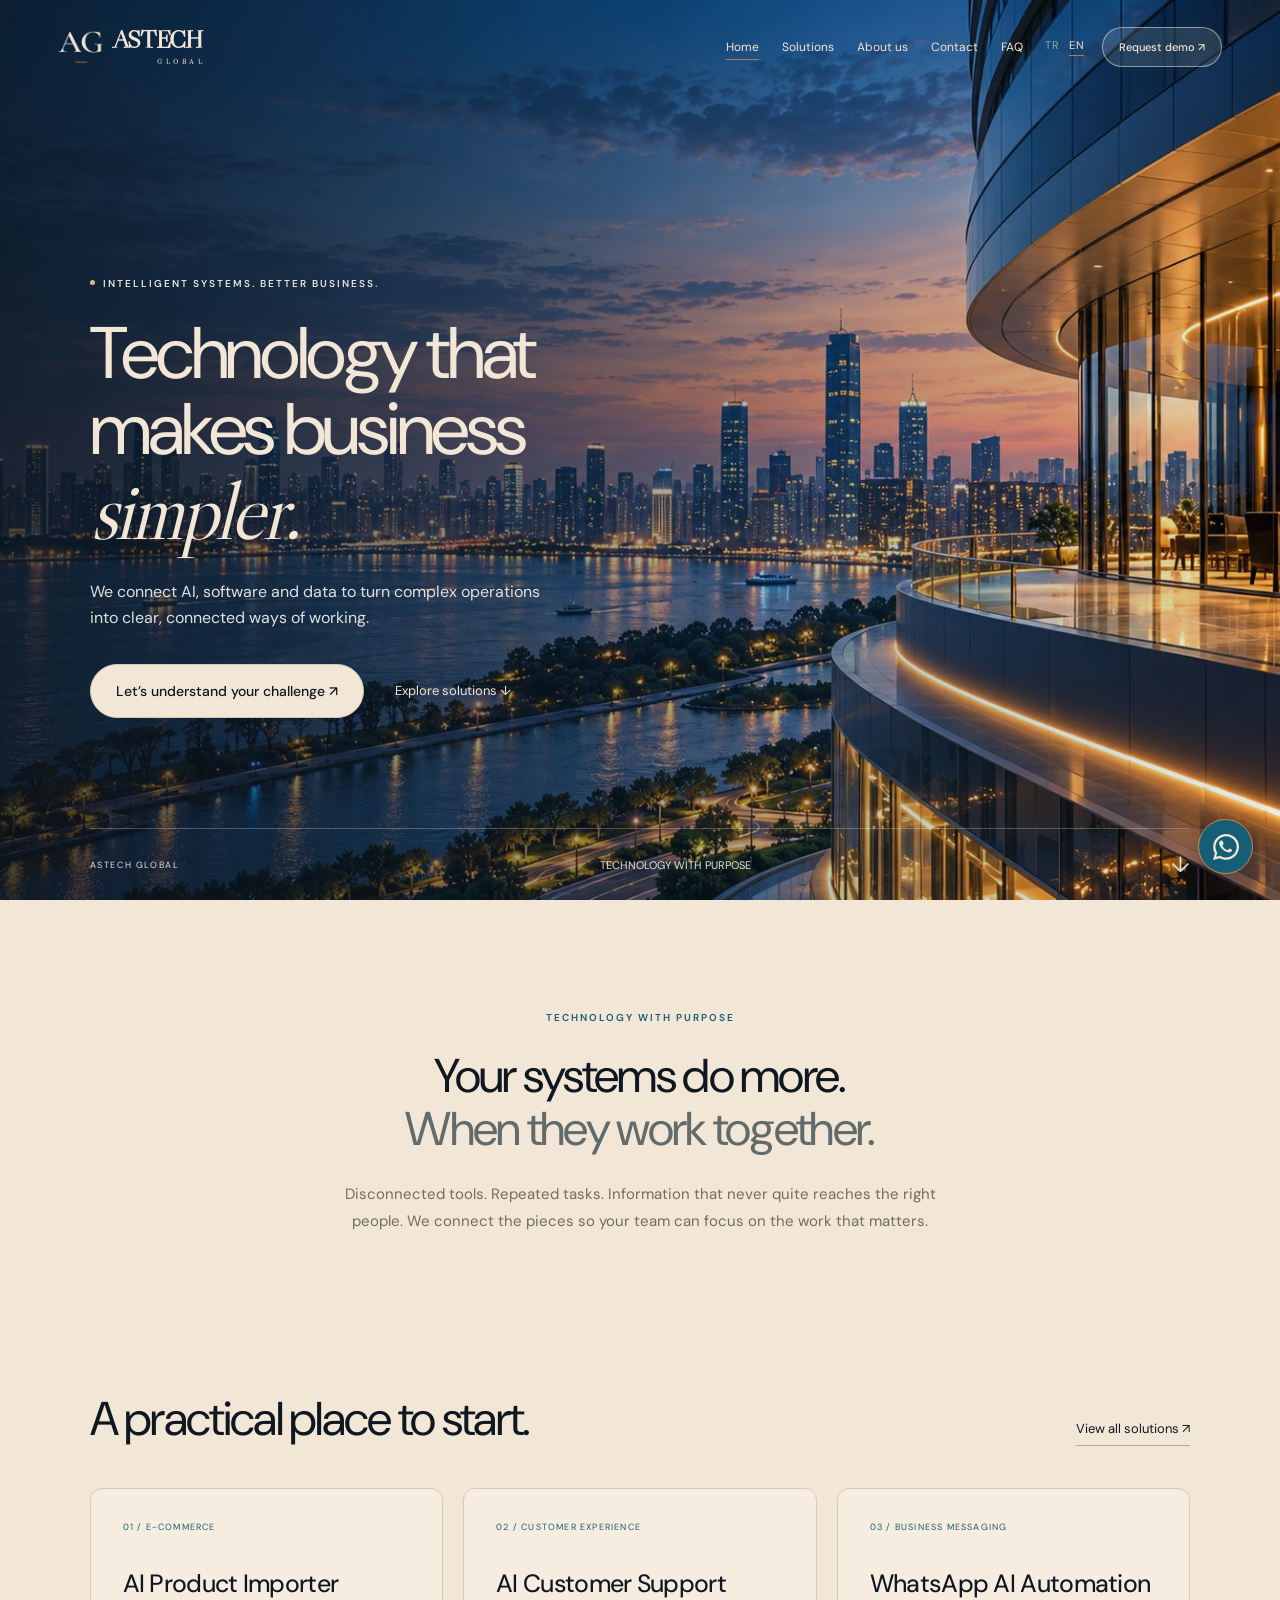
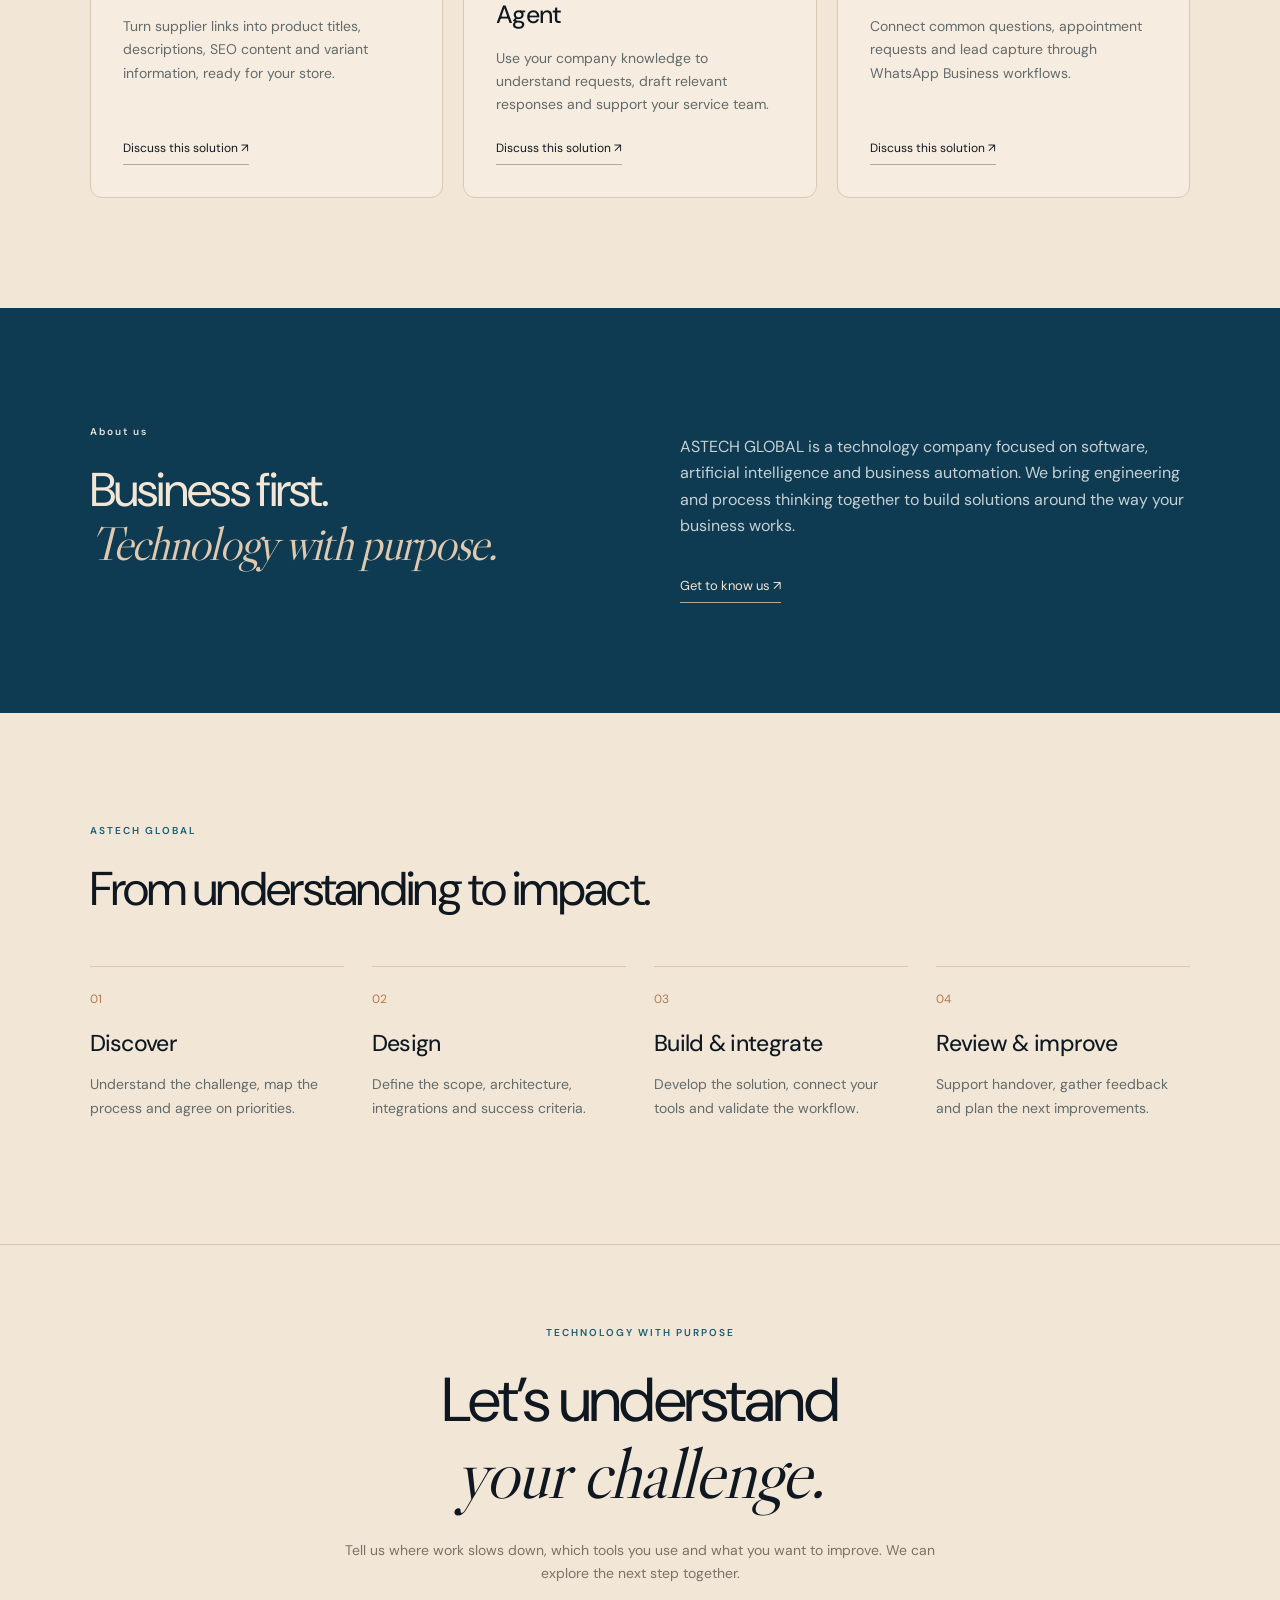
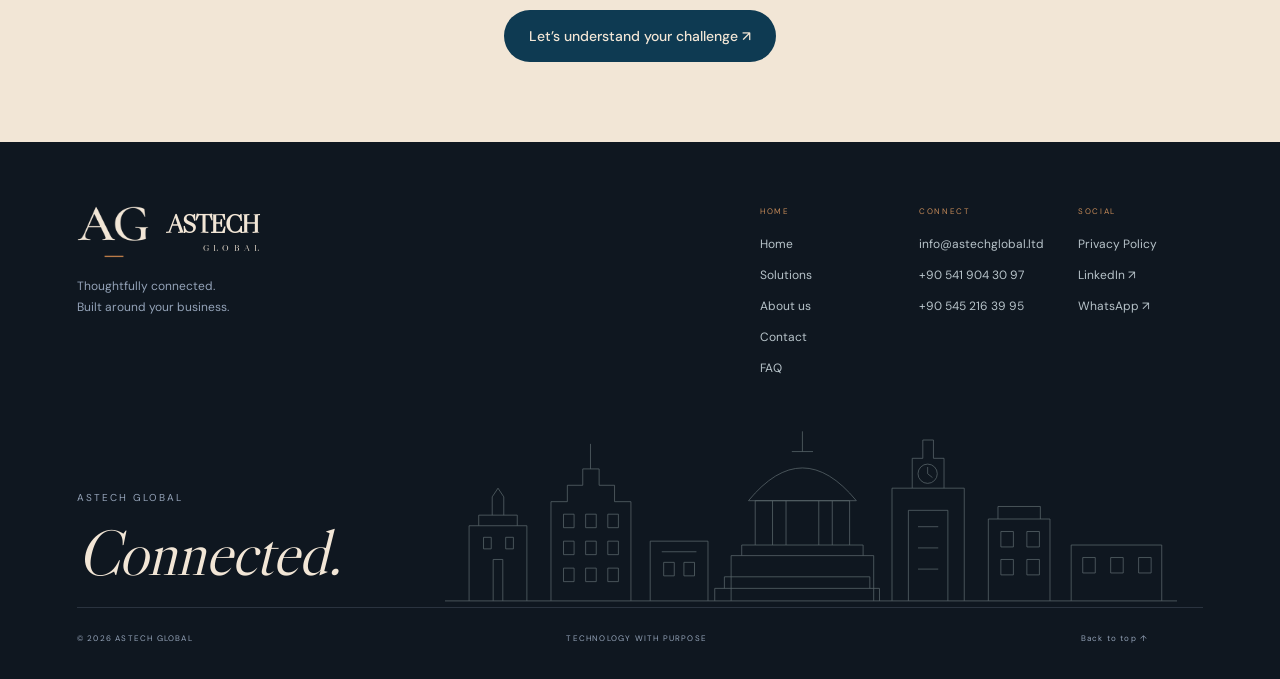
<file: public/index.html>
<!doctype html><html lang="en"><head><meta charset="utf-8"><meta name="viewport" content="width=device-width,initial-scale=1"><title>Home — ASTECH GLOBAL</title><meta name="description" content="We connect AI, software and data to turn complex operations into clear, connected ways of working."><meta name="theme-color" content="#0f1720"><link rel="icon" type="image/svg+xml" sizes="any" href="favicon-ag.svg?v=20261109"><link rel="alternate" hreflang="en" href="index.html"><link rel="alternate" hreflang="tr" href="index-tr.html"><link rel="stylesheet" href="style.css"><link rel="stylesheet" href="corporate.css"></head><body id="top" class="home-page"><div class="brand-intro" aria-hidden="true"><span class="wordmark"><strong>ASTECH</strong><span>GLOBAL</span></span><i></i></div><a class="skip" href="#main">Skip to content</a><header><a class="brand" href="index.html" aria-label="ASTECH GLOBAL"><span class="brand-symbol"><img src="logo-ag.svg" alt="" width="48" height="35"></span><span class="wordmark"><strong>ASTECH</strong><span>GLOBAL</span></span></a><nav class="main-nav" id="main-nav" aria-label="Home"><a href="index.html" aria-current="page">Home</a><a href="solutions.html">Solutions</a><a href="about.html">About us</a><a href="contact.html">Contact</a><a href="faq.html">FAQ</a></nav><div class="header-actions"><div class="language-switch" aria-label="Language / Dil"><a href="index-tr.html" lang="tr" hreflang="tr">TR</a><a href="index.html" lang="en" hreflang="en" aria-current="true">EN</a></div><a class="button small dark demo-link" href="contact.html?intent=demo">Request demo ↗</a><button class="menu-toggle" aria-expanded="false" aria-controls="main-nav" aria-label="Open menu">☰</button></div></header><main id="main"><section class="hero"><div class="hero-inner"><div class="eyebrow light"><i></i>INTELLIGENT SYSTEMS. BETTER BUSINESS.</div><h1>Technology that<br>makes business<br><em>simpler.</em></h1><p>We connect AI, software and data to turn complex operations into clear, connected ways of working.</p><div class="actions"><a class="button white" href="contact.html">Let’s understand your challenge ↗</a><a class="text-link" href="solutions.html">Explore solutions ↓</a></div></div><div class="hero-bottom"><span>ASTECH GLOBAL</span><span>TECHNOLOGY WITH PURPOSE</span><a href="#intro" aria-label="Continue">↓</a></div></section><section class="section intro" id="intro"><div class="eyebrow">TECHNOLOGY WITH PURPOSE</div><h2>Your systems do more.<br><span>When they work together.</span></h2><p class="lede">Disconnected tools. Repeated tasks. Information that never quite reaches the right people. We connect the pieces so your team can focus on the work that matters.</p></section><section class="section featured"><div class="section-heading"><h2>A practical place to start.</h2><a class="underlink" href="solutions.html">View all solutions ↗</a></div><div class="service-cards"><article><span class="service-number">01 / E-COMMERCE</span><h3>AI Product Importer</h3><p>Turn supplier links into product titles, descriptions, SEO content and variant information, ready for your store.</p><a class="underlink" href="contact.html?solution=1">Discuss this solution ↗</a></article><article><span class="service-number">02 / CUSTOMER EXPERIENCE</span><h3>AI Customer Support Agent</h3><p>Use your company knowledge to understand requests, draft relevant responses and support your service team.</p><a class="underlink" href="contact.html?solution=2">Discuss this solution ↗</a></article><article><span class="service-number">03 / BUSINESS MESSAGING</span><h3>WhatsApp AI Automation</h3><p>Connect common questions, appointment requests and lead capture through WhatsApp Business workflows.</p><a class="underlink" href="contact.html?solution=3">Discuss this solution ↗</a></article></div></section><section class="about-band"><div class="section"><div><div class="eyebrow light">About us</div><h2>Business first.<br><em>Technology with purpose.</em></h2></div><div><p>ASTECH GLOBAL is a technology company focused on software, artificial intelligence and business automation. We bring engineering and process thinking together to build solutions around the way your business works.</p><a class="underlink" href="about.html">Get to know us ↗</a></div></div></section><section class="section process-section"><div class="eyebrow">ASTECH GLOBAL</div><h2>From understanding to impact.</h2><div class="process-grid"><article><span>01</span><h3>Discover</h3><p>Understand the challenge, map the process and agree on priorities.</p></article><article><span>02</span><h3>Design</h3><p>Define the scope, architecture, integrations and success criteria.</p></article><article><span>03</span><h3>Build & integrate</h3><p>Develop the solution, connect your tools and validate the workflow.</p></article><article><span>04</span><h3>Review & improve</h3><p>Support handover, gather feedback and plan the next improvements.</p></article></div></section><section class="section contact compact-contact"><div class="eyebrow">TECHNOLOGY WITH PURPOSE</div><h2>Let’s understand<br><em>your challenge.</em></h2><p>Tell us where work slows down, which tools you use and what you want to improve. We can explore the next step together.</p><a class="button dark" href="contact.html">Let’s understand your challenge ↗</a></section></main><footer><div class="footer-top"><a class="footer-brand" href="index.html"><img src="logo-ag.svg" width="90" height="64" alt="AG"><span class="wordmark"><strong>ASTECH</strong><span>GLOBAL</span></span><p>Thoughtfully connected.<br>Built around your business.</p></a><nav aria-label="Footer"><div><small>HOME</small><a href="index.html" aria-current="page">Home</a><a href="solutions.html">Solutions</a><a href="about.html">About us</a><a href="contact.html">Contact</a><a href="faq.html">FAQ</a></div><div><small>CONNECT</small><a href="mailto:info@astechglobal.ltd">info@astechglobal.ltd</a><a href="tel:+905419043097">+90 541 904 30 97</a><a href="tel:+905452163995">+90 545 216 39 95</a></div><div><small>SOCIAL</small><a href="privacy-policy/">Privacy Policy</a><a href="https://www.linkedin.com/company/astechglobal-ltd" target="_blank" rel="noopener noreferrer">LinkedIn ↗</a><a href="https://wa.me/905452163995" target="_blank" rel="noopener noreferrer">WhatsApp ↗</a></div></nav></div><div class="footer-landscape"><span>ASTECH GLOBAL<br><em>Connected.</em></span><svg viewBox="0 0 760 200" fill="none" xmlns="http://www.w3.org/2000/svg" aria-hidden="true"><g stroke="currentColor" stroke-width=".8"><path d="M0 194H760M25 194V116H85V194M35 116V105H75V116M49 105V86L55 77L61 86V105M110 194V91H127V74H143V57H160V74H176V91H193V194M151 57V31M213 194V132H273V194M225 143H261M297 194V147H445V194M308 147V136H434V147M322 136V90H420V136M315 90Q371 22 427 90ZM371 39V18M360 39H382M340 90V136M354 90V136M388 90V136M402 90V136M464 194V77H485V46H496V27H507V46H518V77H539V194M485 77H518M481 194V100H522V194M491 117H512M491 139H512M491 161H512M564 194V109H628V194M574 109V96H618V109M650 194V136H744V194M50 194V151H60V194"/><circle cx="501" cy="62" r="10"/><path d="M501 55V62L506 66M40 128H48V140H40ZM63 128H71V140H63ZM123 104H134V118H123ZM146 104H157V118H146ZM169 104H180V118H169ZM123 132H134V146H123ZM146 132H157V146H146ZM169 132H180V146H169ZM123 160H134V174H123ZM146 160H157V174H146ZM169 160H180V174H169ZM227 154H238V168H227ZM248 154H259V168H248ZM577 122H590V138H577ZM604 122H617V138H604ZM577 151H590V167H577ZM604 151H617V167H604ZM662 149H675V165H662ZM691 149H704V165H691ZM720 149H733V165H720Z"/><path d="M280 194V181H451V194M290 181V169H441V181"/></g></svg></div><div class="footer-bottom"><span>© 2026 ASTECH GLOBAL</span><span>TECHNOLOGY WITH PURPOSE</span><a href="#top">Back to top ↑</a></div></footer><a class="whatsapp-float" href="https://wa.me/905452163995" target="_blank" rel="noopener noreferrer" aria-label="Chat with Astech Global on WhatsApp"><svg viewBox="0 0 24 24" fill="currentColor" aria-hidden="true"><path d="M20.5 3.5A11.8 11.8 0 0 0 12.1 0C5.5 0 .2 5.3.2 11.9c0 2.1.5 4.1 1.6 5.9L0 24l6.4-1.7c1.7.9 3.7 1.4 5.7 1.4 6.6 0 11.9-5.3 11.9-11.9 0-3.2-1.2-6.1-3.5-8.3ZM12.1 21.7c-1.8 0-3.5-.5-5-1.4l-.4-.2-3.8 1 1-3.7-.2-.4a9.8 9.8 0 1 1 8.4 4.7Zm5.4-7.3c-.3-.1-1.7-.8-2-.9-.3-.1-.5-.1-.7.2l-.9 1.1c-.2.2-.4.2-.7.1-1.9-.9-3.1-1.7-4.4-3.9-.3-.5.3-.5.9-1.8.1-.2 0-.4 0-.6l-.9-2.1c-.2-.5-.5-.5-.7-.5h-.6c-.2 0-.6.1-.8.4-.3.3-1 1-1 2.4s1 2.8 1.2 3c.1.2 2 3.1 5 4.4 1.8.8 2.6.9 3.6.7.6-.1 1.7-.7 1.9-1.4.2-.7.2-1.2.2-1.4-.1-.1-.3-.2-.6-.3Z"/></svg></a><script src="corporate.js"></script></body></html>
</file>
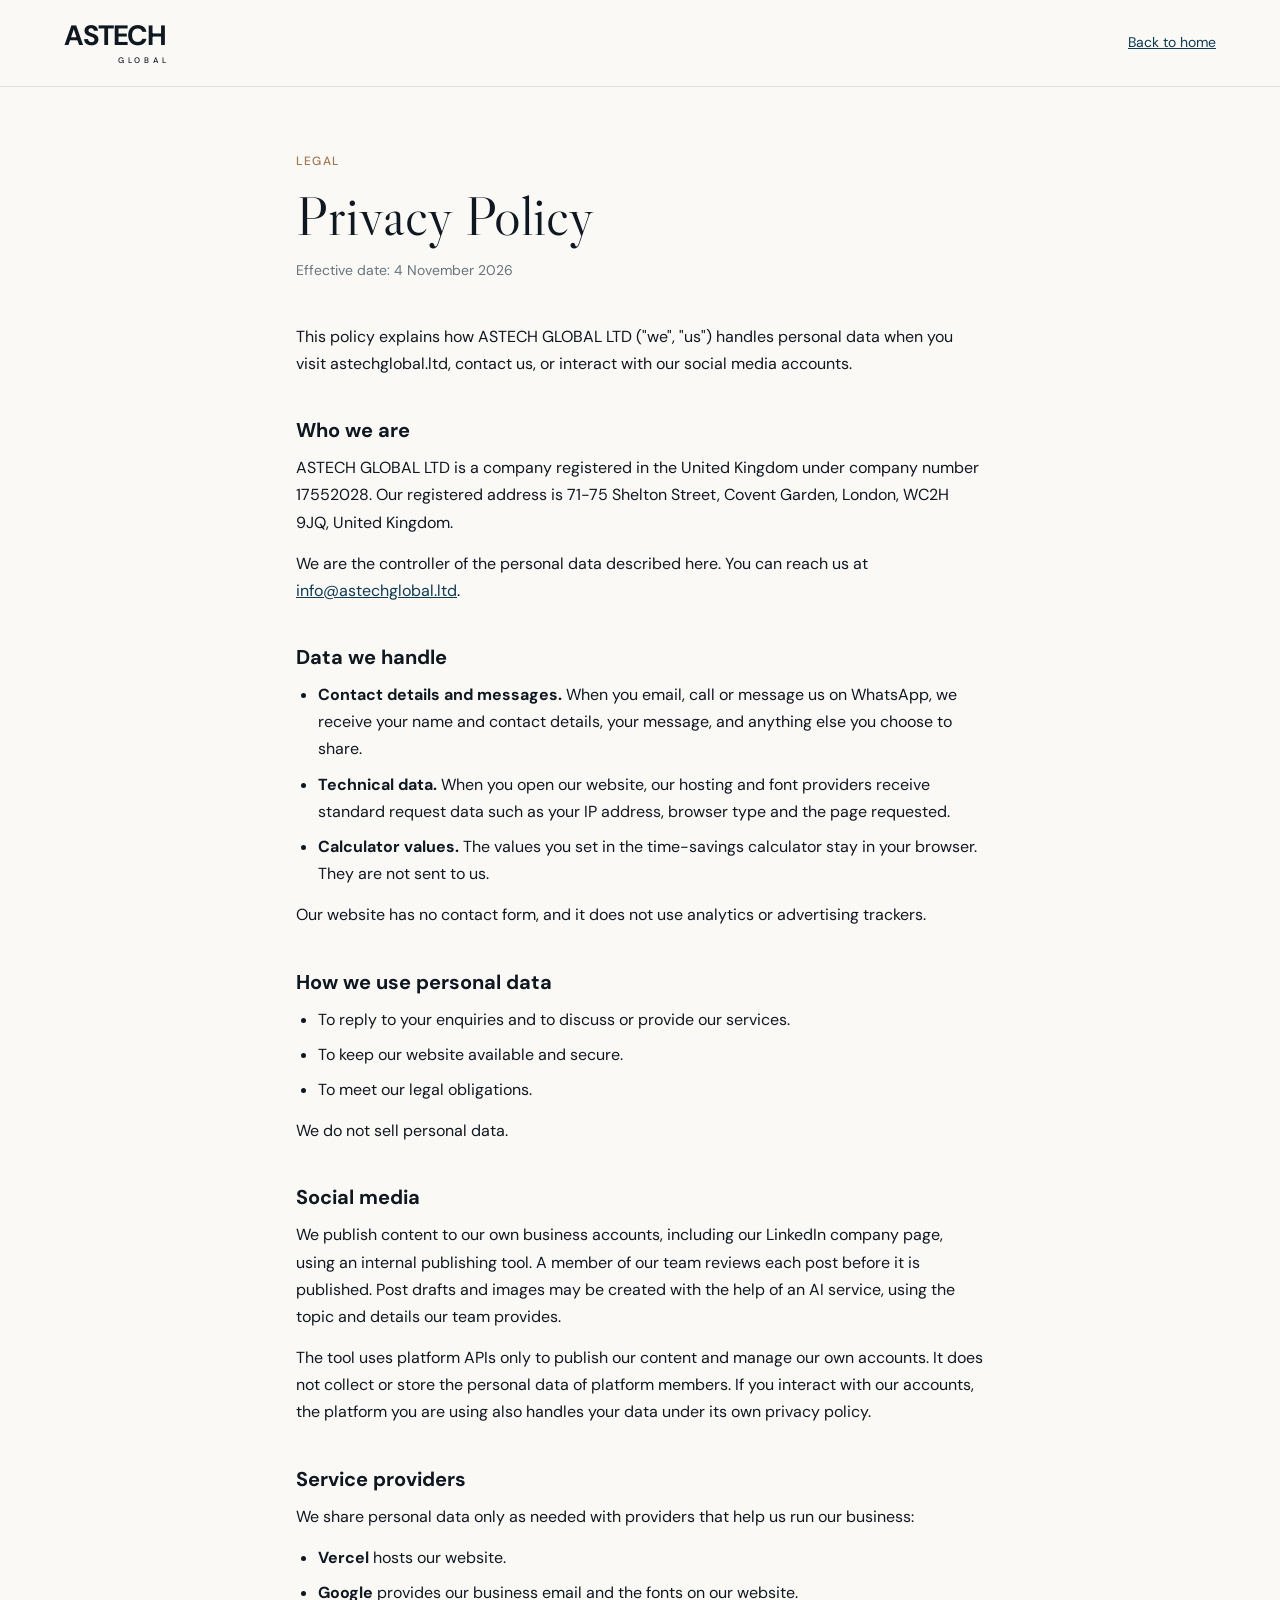
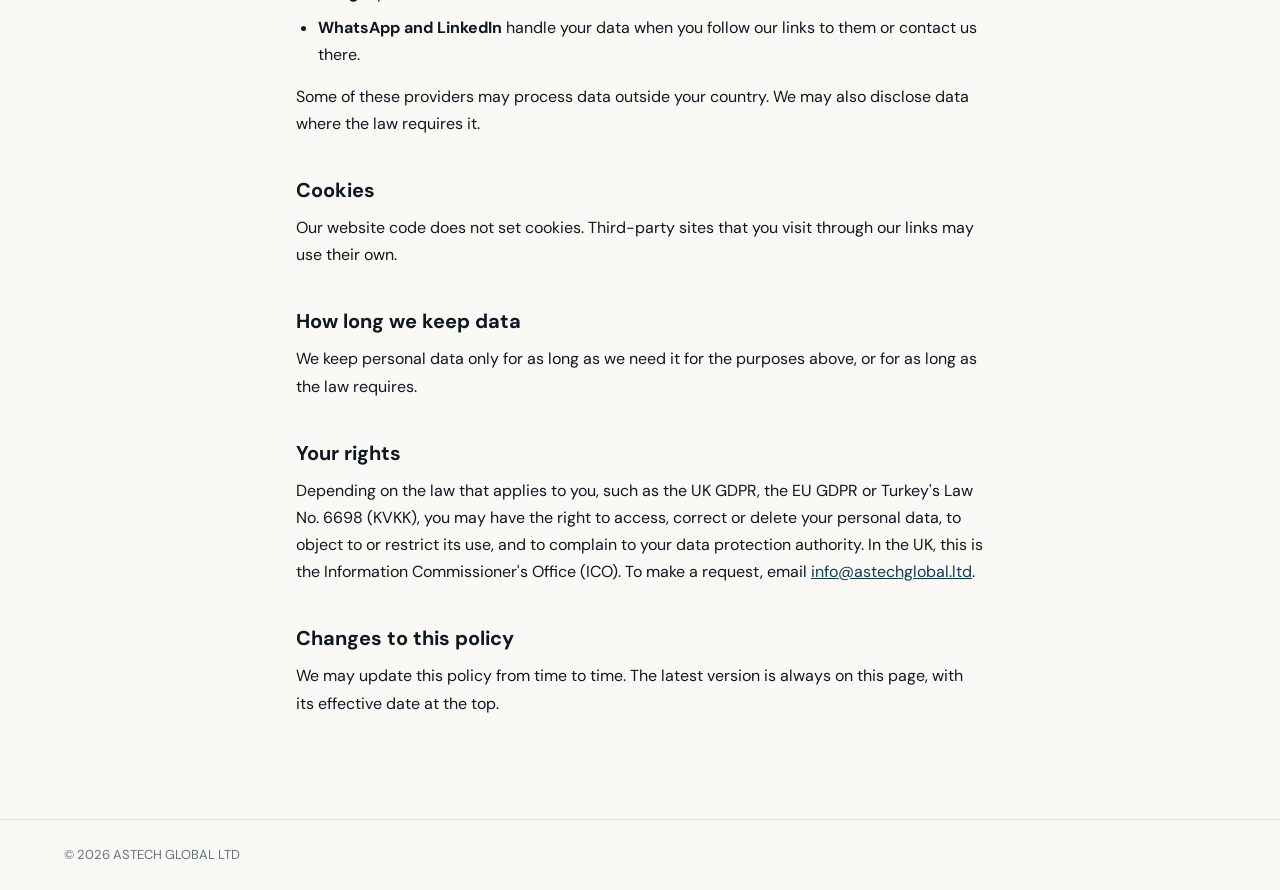
<file: public/privacy-policy/index.html>
<!doctype html>
<html lang="en">
<head>
<meta charset="utf-8">
<meta name="viewport" content="width=device-width,initial-scale=1">
<meta name="description" content="How ASTECH GLOBAL handles personal data across its website, business communication and social media accounts.">
<meta name="theme-color" content="#faf9f6">
<title>Privacy Policy — ASTECH GLOBAL</title>
<link rel="icon" type="image/png" href="/favicon.png">
<link rel="stylesheet" href="https://fonts.googleapis.com/css2?family=DM+Sans:wght@400;500;700&family=Libre+Caslon+Display&display=swap">
<style>
:root{--paper:#faf9f6;--ink:#0f1720;--muted:#66747b;--line:#dce1df;--bronze:#a07750;--navy:#0e3a52}
*{box-sizing:border-box}
body{margin:0;background:var(--paper);color:var(--ink);font-family:'DM Sans',Arial,sans-serif;font-size:16px;line-height:1.7;-webkit-font-smoothing:antialiased}
a{color:var(--navy)}
.top{display:flex;align-items:center;justify-content:space-between;gap:16px;padding:22px 5%;border-bottom:1px solid var(--line)}
.brand{display:inline-flex;flex-direction:column;align-items:flex-end;color:var(--ink);text-decoration:none;line-height:1}
.brand strong{font-weight:700;font-size:28px;letter-spacing:-1.4px}
.brand span{font-size:8px;letter-spacing:3.7px;margin-top:6px;margin-right:-3.7px;font-weight:500}
.back{font-size:14px}
main{max-width:720px;margin:0 auto;padding:64px 16px 88px}
.eyebrow{font-size:12px;letter-spacing:1.6px;color:var(--bronze);font-weight:500}
h1{font-family:'Libre Caslon Display',Georgia,serif;font-weight:400;font-size:clamp(38px,7vw,56px);line-height:1.1;margin:14px 0 12px}
.date{color:var(--muted);font-size:14px;margin:0 0 40px}
h2{font-size:20px;line-height:1.35;margin:40px 0 10px}
p{margin:0 0 14px}
ul{margin:0 0 14px;padding-left:22px}
li{margin-bottom:8px}
footer{border-top:1px solid var(--line);padding:24px 5%;color:var(--muted);font-size:13px}
</style>
</head>
<body>
<div class="top">
  <a class="brand" href="/" aria-label="Astech Global home"><strong>ASTECH</strong><span>GLOBAL</span></a>
  <a class="back" href="/">Back to home</a>
</div>
<main>
  <div class="eyebrow">LEGAL</div>
  <h1>Privacy Policy</h1>
  <p class="date">Effective date: 4 November 2026</p>

  <p>This policy explains how ASTECH GLOBAL LTD ("we", "us") handles personal data when you visit astechglobal.ltd, contact us, or interact with our social media accounts.</p>

  <h2>Who we are</h2>
  <p>ASTECH GLOBAL LTD is a company registered in the United Kingdom under company number 17552028. Our registered address is 71-75 Shelton Street, Covent Garden, London, WC2H 9JQ, United Kingdom.</p>
  <p>We are the controller of the personal data described here. You can reach us at <a href="mailto:info@astechglobal.ltd">info@astechglobal.ltd</a>.</p>

  <h2>Data we handle</h2>
  <ul>
    <li><strong>Contact details and messages.</strong> When you email, call or message us on WhatsApp, we receive your name and contact details, your message, and anything else you choose to share.</li>
    <li><strong>Technical data.</strong> When you open our website, our hosting and font providers receive standard request data such as your IP address, browser type and the page requested.</li>
    <li><strong>Calculator values.</strong> The values you set in the time-savings calculator stay in your browser. They are not sent to us.</li>
  </ul>
  <p>Our website has no contact form, and it does not use analytics or advertising trackers.</p>

  <h2>How we use personal data</h2>
  <ul>
    <li>To reply to your enquiries and to discuss or provide our services.</li>
    <li>To keep our website available and secure.</li>
    <li>To meet our legal obligations.</li>
  </ul>
  <p>We do not sell personal data.</p>

  <h2>Social media</h2>
  <p>We publish content to our own business accounts, including our LinkedIn company page, using an internal publishing tool. A member of our team reviews each post before it is published. Post drafts and images may be created with the help of an AI service, using the topic and details our team provides.</p>
  <p>The tool uses platform APIs only to publish our content and manage our own accounts. It does not collect or store the personal data of platform members. If you interact with our accounts, the platform you are using also handles your data under its own privacy policy.</p>

  <h2>Service providers</h2>
  <p>We share personal data only as needed with providers that help us run our business:</p>
  <ul>
    <li><strong>Vercel</strong> hosts our website.</li>
    <li><strong>Google</strong> provides our business email and the fonts on our website.</li>
    <li><strong>WhatsApp and LinkedIn</strong> handle your data when you follow our links to them or contact us there.</li>
  </ul>
  <p>Some of these providers may process data outside your country. We may also disclose data where the law requires it.</p>

  <h2>Cookies</h2>
  <p>Our website code does not set cookies. Third-party sites that you visit through our links may use their own.</p>

  <h2>How long we keep data</h2>
  <p>We keep personal data only for as long as we need it for the purposes above, or for as long as the law requires.</p>

  <h2>Your rights</h2>
  <p>Depending on the law that applies to you, such as the UK GDPR, the EU GDPR or Turkey's Law No. 6698 (KVKK), you may have the right to access, correct or delete your personal data, to object to or restrict its use, and to complain to your data protection authority. In the UK, this is the Information Commissioner's Office (ICO). To make a request, email <a href="mailto:info@astechglobal.ltd">info@astechglobal.ltd</a>.</p>

  <h2>Changes to this policy</h2>
  <p>We may update this policy from time to time. The latest version is always on this page, with its effective date at the top.</p>
</main>
<footer>© 2026 ASTECH GLOBAL LTD</footer>
</body>
</html>
</file>
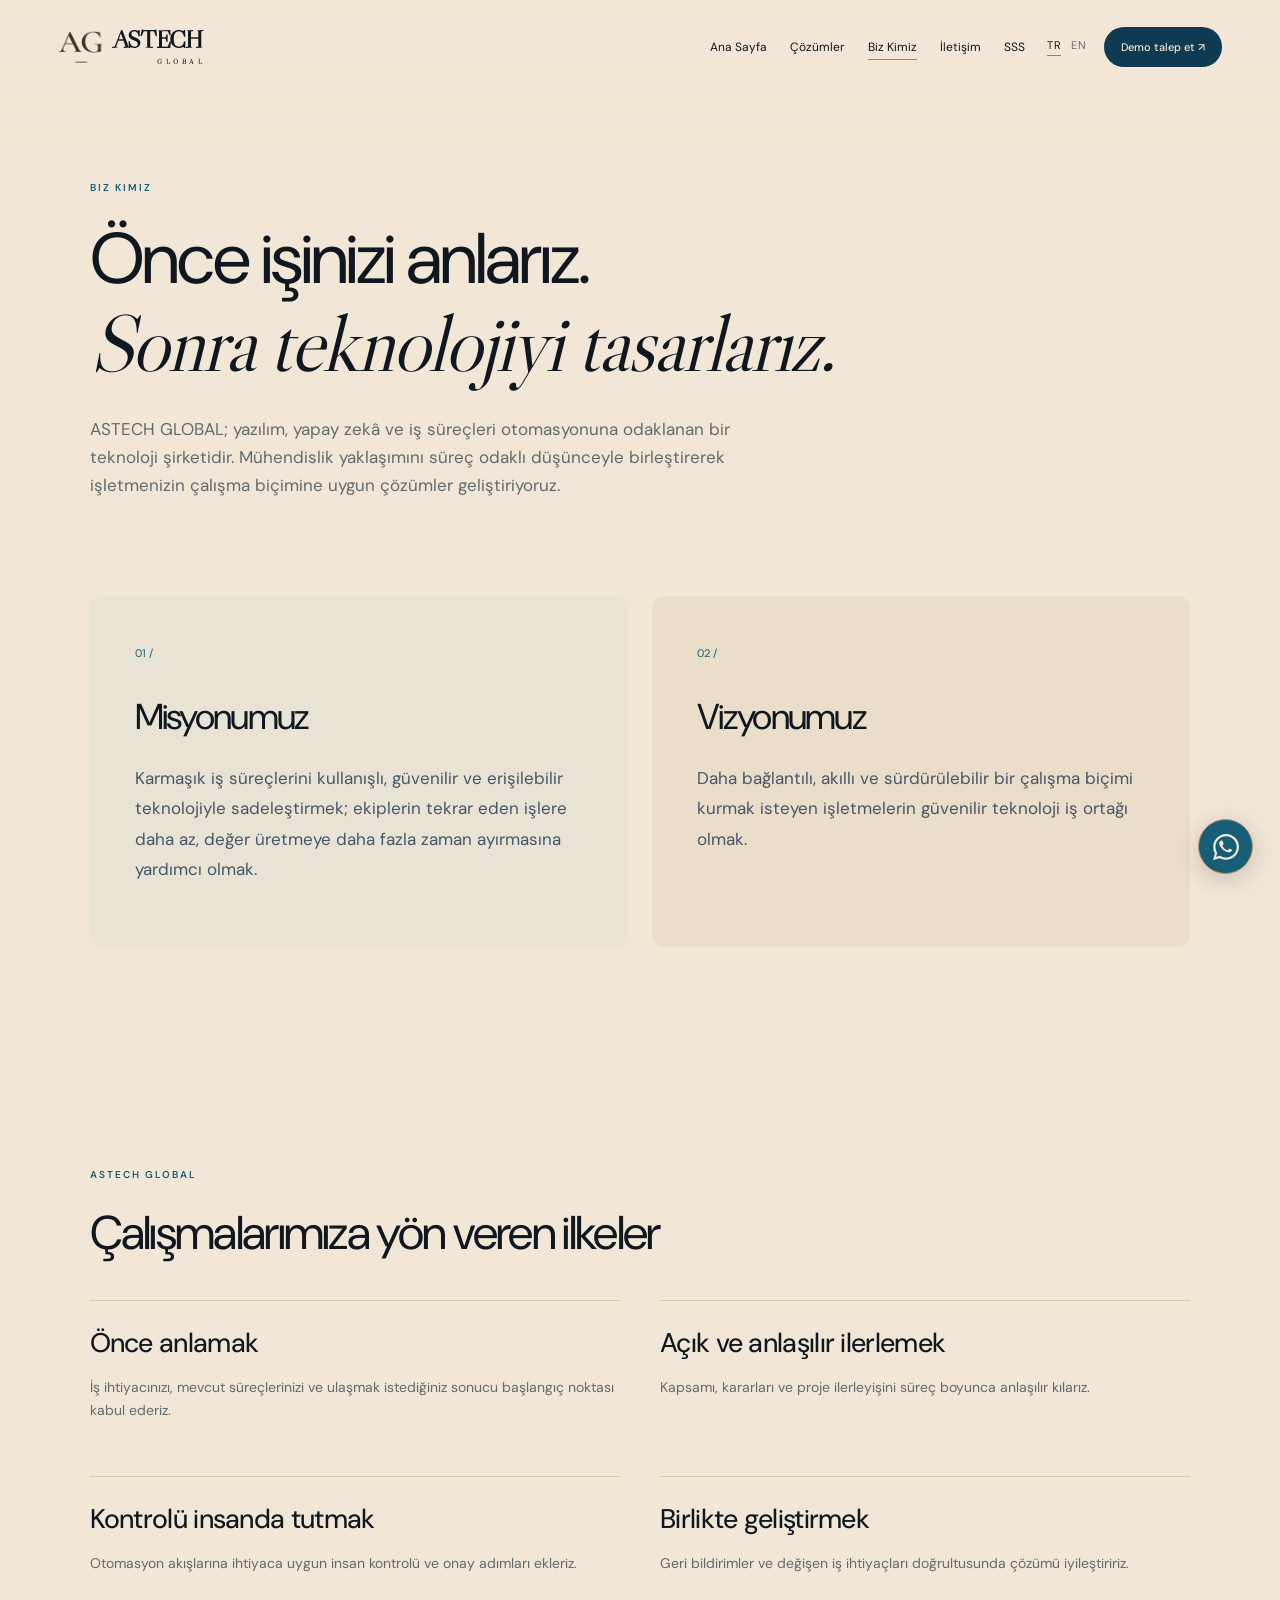
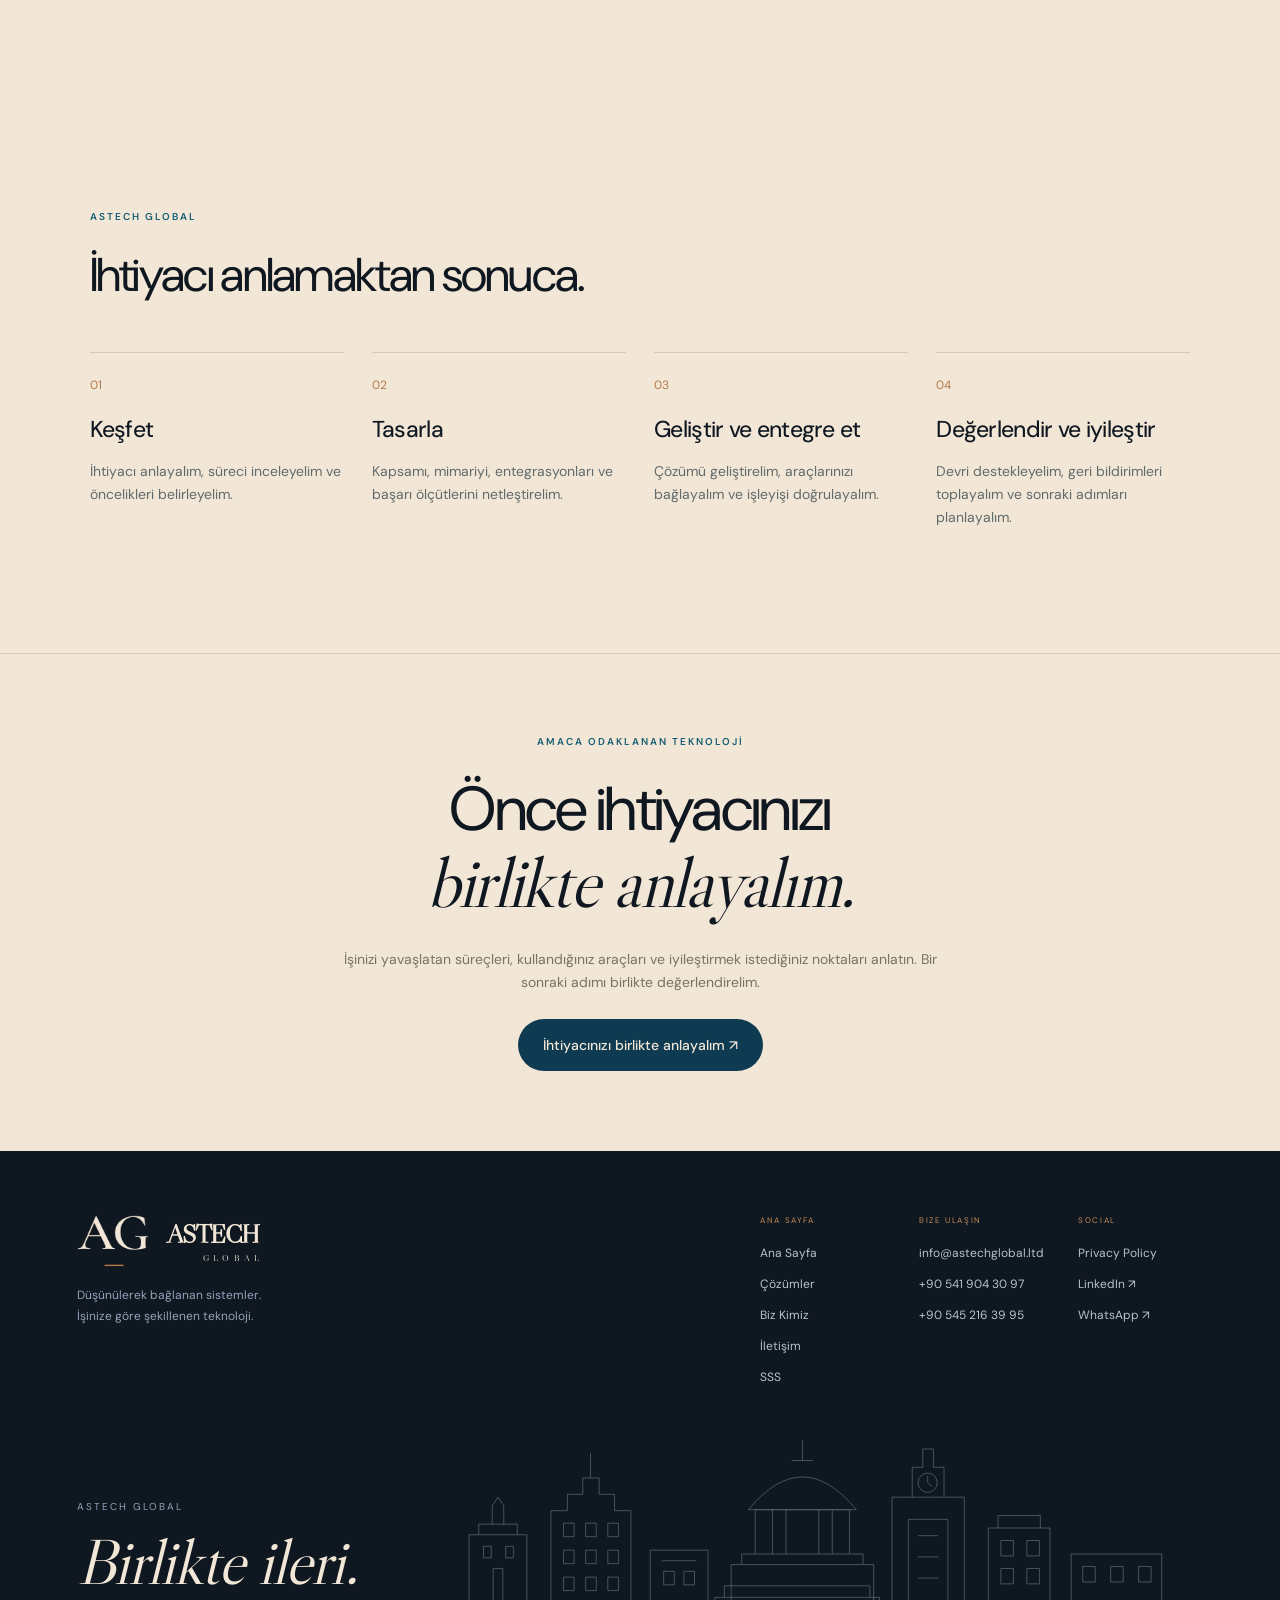
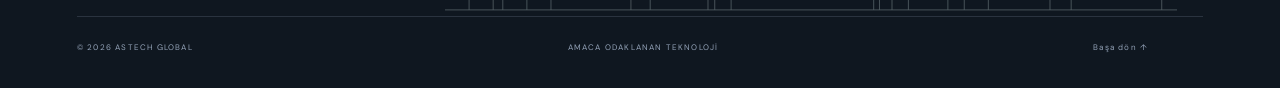
<file: public/about-tr.html>
<!doctype html><html lang="tr"><head><meta charset="utf-8"><meta name="viewport" content="width=device-width,initial-scale=1"><title>Biz Kimiz — ASTECH GLOBAL</title><meta name="description" content="ASTECH GLOBAL; yazılım, yapay zekâ ve iş süreçleri otomasyonuna odaklanan bir teknoloji şirketidir. Mühendislik yaklaşımını süreç odaklı düşünceyle birleştirerek işletmenizin çalışma biçimine uygun çözümler geliştiriyoruz."><meta name="theme-color" content="#0f1720"><link rel="icon" type="image/svg+xml" sizes="any" href="favicon-ag.svg?v=20261109"><link rel="alternate" hreflang="en" href="about.html"><link rel="alternate" hreflang="tr" href="about-tr.html"><link rel="stylesheet" href="style.css"><link rel="stylesheet" href="corporate.css"></head><body id="top" class="inner-page"><a class="skip" href="#main">İçeriğe geç</a><header><a class="brand" href="index-tr.html" aria-label="ASTECH GLOBAL"><span class="brand-symbol"><img src="logo-ag.svg" alt="" width="48" height="35"></span><span class="wordmark"><strong>ASTECH</strong><span>GLOBAL</span></span></a><nav class="main-nav" id="main-nav" aria-label="Biz Kimiz"><a href="index-tr.html">Ana Sayfa</a><a href="solutions-tr.html">Çözümler</a><a href="about-tr.html" aria-current="page">Biz Kimiz</a><a href="contact-tr.html">İletişim</a><a href="faq-tr.html">SSS</a></nav><div class="header-actions"><div class="language-switch" aria-label="Language / Dil"><a href="about-tr.html" lang="tr" hreflang="tr" aria-current="true">TR</a><a href="about.html" lang="en" hreflang="en">EN</a></div><a class="button small dark demo-link" href="contact-tr.html?intent=demo">Demo talep et ↗</a><button class="menu-toggle" aria-expanded="false" aria-controls="main-nav" aria-label="Menüyü aç">☰</button></div></header><main id="main"><section class="page-hero section"><div class="eyebrow">BIZ KIMIZ</div><h1>Önce işinizi anlarız.<br><em>Sonra teknolojiyi tasarlarız.</em></h1><p>ASTECH GLOBAL; yazılım, yapay zekâ ve iş süreçleri otomasyonuna odaklanan bir teknoloji şirketidir. Mühendislik yaklaşımını süreç odaklı düşünceyle birleştirerek işletmenizin çalışma biçimine uygun çözümler geliştiriyoruz.</p></section><section class="section page-content"><div class="mission-grid"><article><span>01 /</span><h2>Misyonumuz</h2><p>Karmaşık iş süreçlerini kullanışlı, güvenilir ve erişilebilir teknolojiyle sadeleştirmek; ekiplerin tekrar eden işlere daha az, değer üretmeye daha fazla zaman ayırmasına yardımcı olmak.</p></article><article><span>02 /</span><h2>Vizyonumuz</h2><p>Daha bağlantılı, akıllı ve sürdürülebilir bir çalışma biçimi kurmak isteyen işletmelerin güvenilir teknoloji iş ortağı olmak.</p></article></div></section><section class="section"><div class="eyebrow">ASTECH GLOBAL</div><h2>Çalışmalarımıza yön veren ilkeler</h2><div class="values-grid"><article><h3>Önce anlamak</h3><p>İş ihtiyacınızı, mevcut süreçlerinizi ve ulaşmak istediğiniz sonucu başlangıç noktası kabul ederiz.</p></article><article><h3>Açık ve anlaşılır ilerlemek</h3><p>Kapsamı, kararları ve proje ilerleyişini süreç boyunca anlaşılır kılarız.</p></article><article><h3>Kontrolü insanda tutmak</h3><p>Otomasyon akışlarına ihtiyaca uygun insan kontrolü ve onay adımları ekleriz.</p></article><article><h3>Birlikte geliştirmek</h3><p>Geri bildirimler ve değişen iş ihtiyaçları doğrultusunda çözümü iyileştiririz.</p></article></div></section><section class="section process-section"><div class="eyebrow">ASTECH GLOBAL</div><h2>İhtiyacı anlamaktan sonuca.</h2><div class="process-grid"><article><span>01</span><h3>Keşfet</h3><p>İhtiyacı anlayalım, süreci inceleyelim ve öncelikleri belirleyelim.</p></article><article><span>02</span><h3>Tasarla</h3><p>Kapsamı, mimariyi, entegrasyonları ve başarı ölçütlerini netleştirelim.</p></article><article><span>03</span><h3>Geliştir ve entegre et</h3><p>Çözümü geliştirelim, araçlarınızı bağlayalım ve işleyişi doğrulayalım.</p></article><article><span>04</span><h3>Değerlendir ve iyileştir</h3><p>Devri destekleyelim, geri bildirimleri toplayalım ve sonraki adımları planlayalım.</p></article></div></section><section class="section contact compact-contact"><div class="eyebrow">AMACA ODAKLANAN TEKNOLOJİ</div><h2>Önce ihtiyacınızı<br><em>birlikte anlayalım.</em></h2><p>İşinizi yavaşlatan süreçleri, kullandığınız araçları ve iyileştirmek istediğiniz noktaları anlatın. Bir sonraki adımı birlikte değerlendirelim.</p><a class="button dark" href="contact-tr.html">İhtiyacınızı birlikte anlayalım ↗</a></section></main><footer><div class="footer-top"><a class="footer-brand" href="index-tr.html"><img src="logo-ag.svg" width="90" height="64" alt="AG"><span class="wordmark"><strong>ASTECH</strong><span>GLOBAL</span></span><p>Düşünülerek bağlanan sistemler.<br>İşinize göre şekillenen teknoloji.</p></a><nav aria-label="Footer"><div><small>ANA SAYFA</small><a href="index-tr.html">Ana Sayfa</a><a href="solutions-tr.html">Çözümler</a><a href="about-tr.html" aria-current="page">Biz Kimiz</a><a href="contact-tr.html">İletişim</a><a href="faq-tr.html">SSS</a></div><div><small>BIZE ULAŞIN</small><a href="mailto:info@astechglobal.ltd">info@astechglobal.ltd</a><a href="tel:+905419043097">+90 541 904 30 97</a><a href="tel:+905452163995">+90 545 216 39 95</a></div><div><small>SOCIAL</small><a href="privacy-policy/">Privacy Policy</a><a href="https://www.linkedin.com/company/astechglobal-ltd" target="_blank" rel="noopener noreferrer">LinkedIn ↗</a><a href="https://wa.me/905452163995" target="_blank" rel="noopener noreferrer">WhatsApp ↗</a></div></nav></div><div class="footer-landscape"><span>ASTECH GLOBAL<br><em>Birlikte ileri.</em></span><svg viewBox="0 0 760 200" fill="none" xmlns="http://www.w3.org/2000/svg" aria-hidden="true"><g stroke="currentColor" stroke-width=".8"><path d="M0 194H760M25 194V116H85V194M35 116V105H75V116M49 105V86L55 77L61 86V105M110 194V91H127V74H143V57H160V74H176V91H193V194M151 57V31M213 194V132H273V194M225 143H261M297 194V147H445V194M308 147V136H434V147M322 136V90H420V136M315 90Q371 22 427 90ZM371 39V18M360 39H382M340 90V136M354 90V136M388 90V136M402 90V136M464 194V77H485V46H496V27H507V46H518V77H539V194M485 77H518M481 194V100H522V194M491 117H512M491 139H512M491 161H512M564 194V109H628V194M574 109V96H618V109M650 194V136H744V194M50 194V151H60V194"/><circle cx="501" cy="62" r="10"/><path d="M501 55V62L506 66M40 128H48V140H40ZM63 128H71V140H63ZM123 104H134V118H123ZM146 104H157V118H146ZM169 104H180V118H169ZM123 132H134V146H123ZM146 132H157V146H146ZM169 132H180V146H169ZM123 160H134V174H123ZM146 160H157V174H146ZM169 160H180V174H169ZM227 154H238V168H227ZM248 154H259V168H248ZM577 122H590V138H577ZM604 122H617V138H604ZM577 151H590V167H577ZM604 151H617V167H604ZM662 149H675V165H662ZM691 149H704V165H691ZM720 149H733V165H720Z"/><path d="M280 194V181H451V194M290 181V169H441V181"/></g></svg></div><div class="footer-bottom"><span>© 2026 ASTECH GLOBAL</span><span>AMACA ODAKLANAN TEKNOLOJİ</span><a href="#top">Başa dön ↑</a></div></footer><a class="whatsapp-float" href="https://wa.me/905452163995" target="_blank" rel="noopener noreferrer" aria-label="WhatsApp üzerinden Astech Global ile iletişim"><svg viewBox="0 0 24 24" fill="currentColor" aria-hidden="true"><path d="M20.5 3.5A11.8 11.8 0 0 0 12.1 0C5.5 0 .2 5.3.2 11.9c0 2.1.5 4.1 1.6 5.9L0 24l6.4-1.7c1.7.9 3.7 1.4 5.7 1.4 6.6 0 11.9-5.3 11.9-11.9 0-3.2-1.2-6.1-3.5-8.3ZM12.1 21.7c-1.8 0-3.5-.5-5-1.4l-.4-.2-3.8 1 1-3.7-.2-.4a9.8 9.8 0 1 1 8.4 4.7Zm5.4-7.3c-.3-.1-1.7-.8-2-.9-.3-.1-.5-.1-.7.2l-.9 1.1c-.2.2-.4.2-.7.1-1.9-.9-3.1-1.7-4.4-3.9-.3-.5.3-.5.9-1.8.1-.2 0-.4 0-.6l-.9-2.1c-.2-.5-.5-.5-.7-.5h-.6c-.2 0-.6.1-.8.4-.3.3-1 1-1 2.4s1 2.8 1.2 3c.1.2 2 3.1 5 4.4 1.8.8 2.6.9 3.6.7.6-.1 1.7-.7 1.9-1.4.2-.7.2-1.2.2-1.4-.1-.1-.3-.2-.6-.3Z"/></svg></a><script src="corporate.js"></script></body></html>
</file>
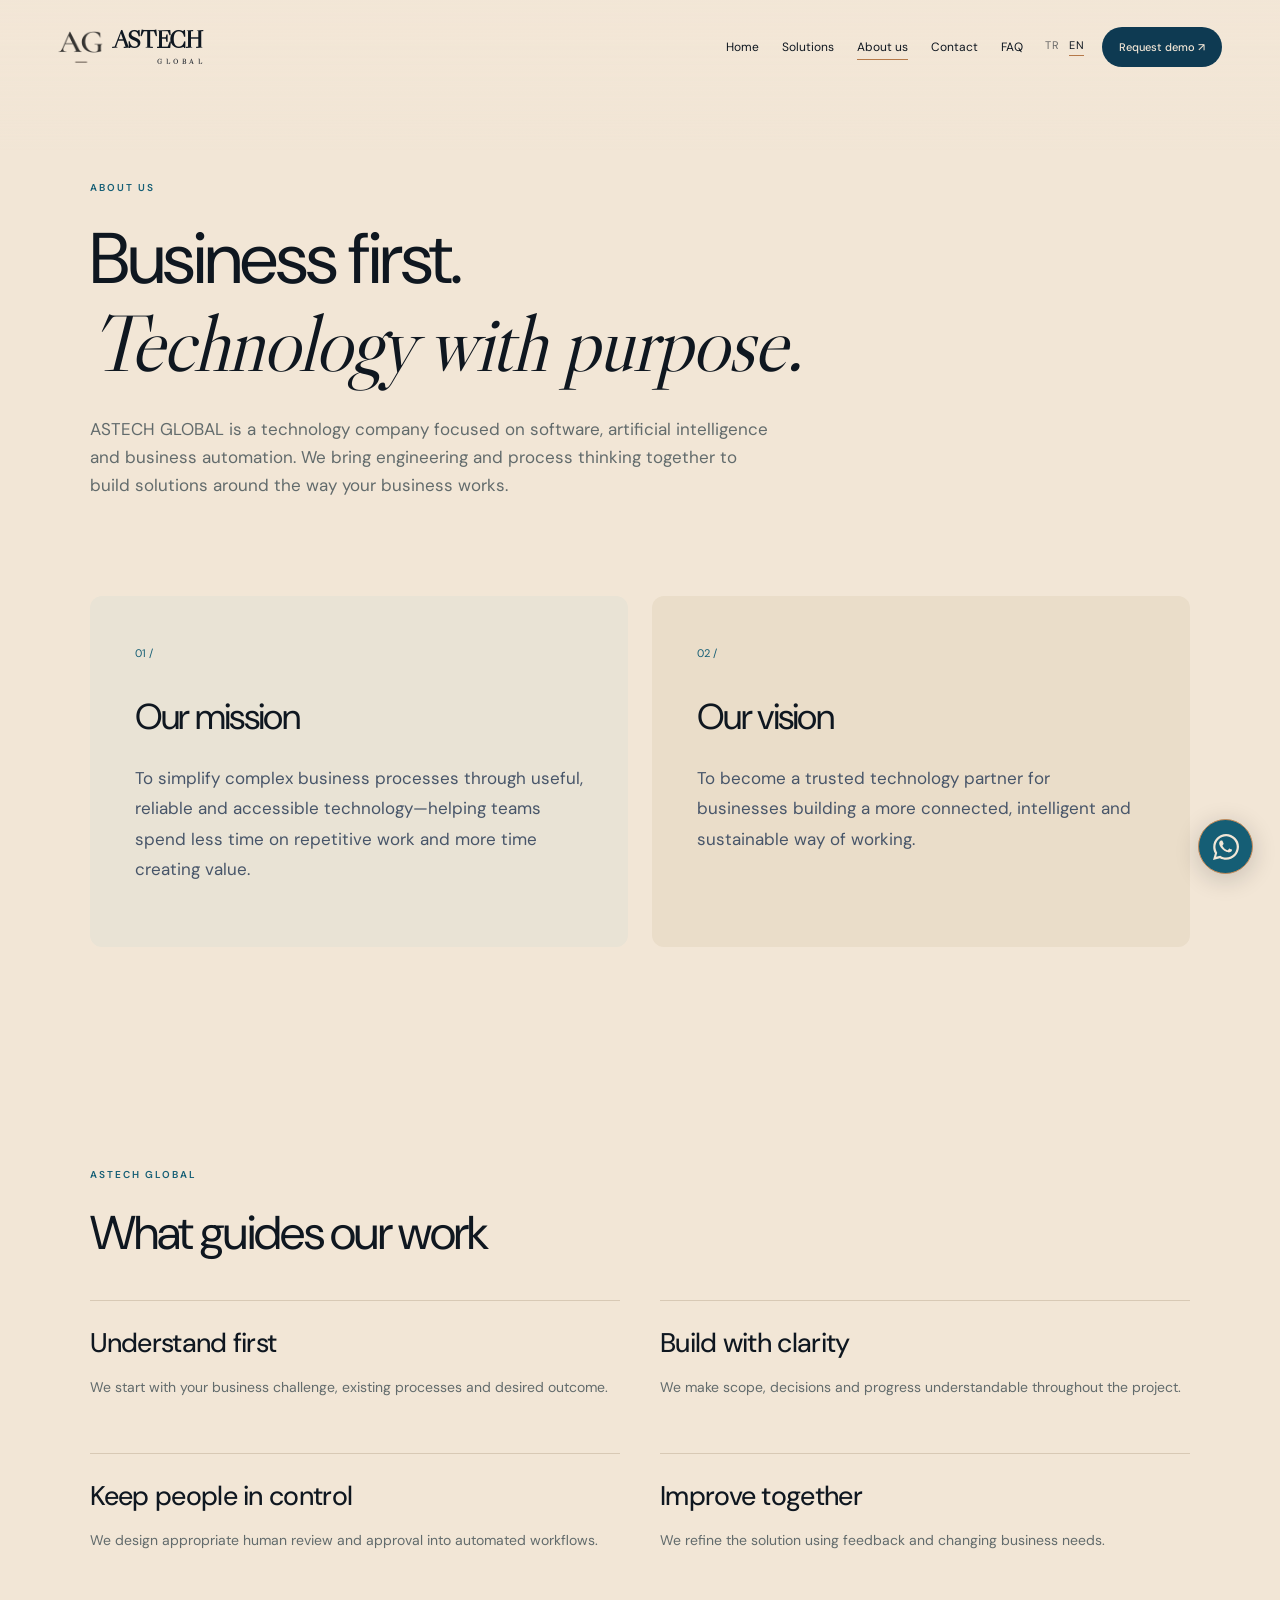
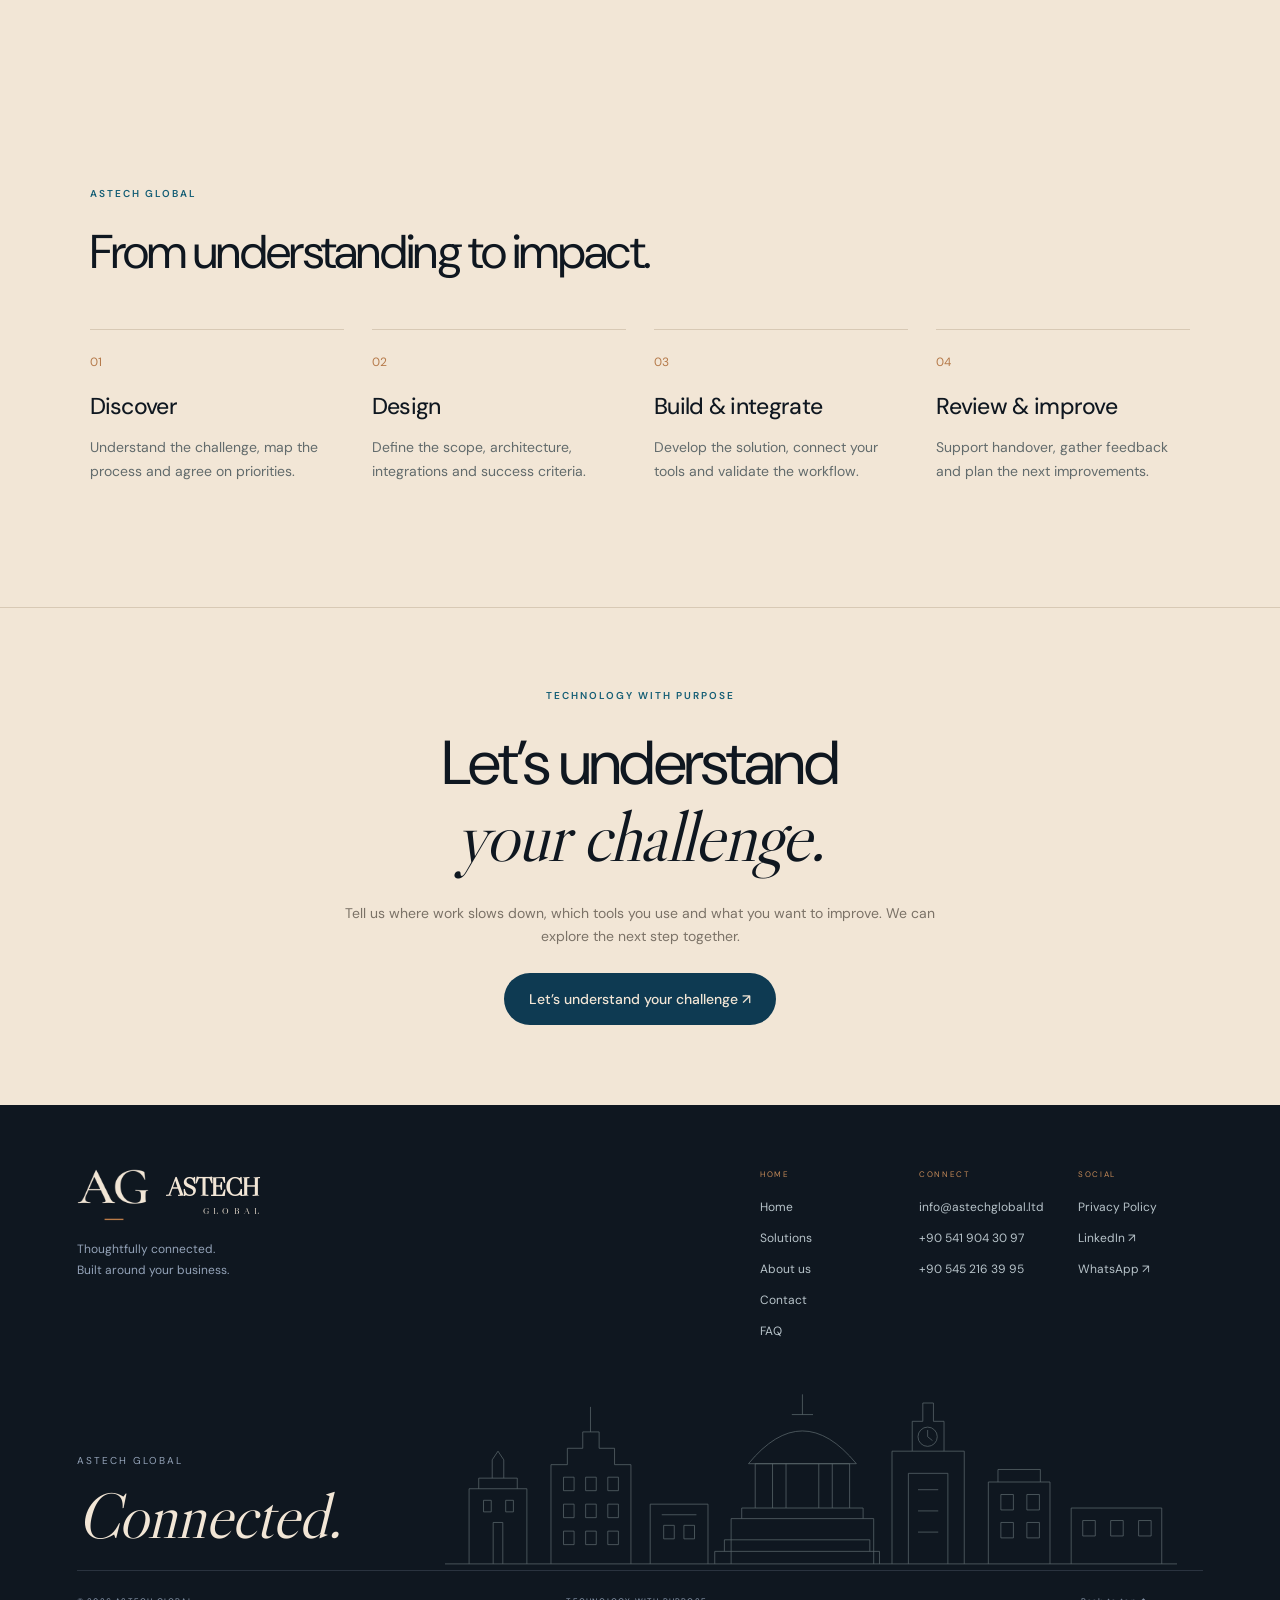
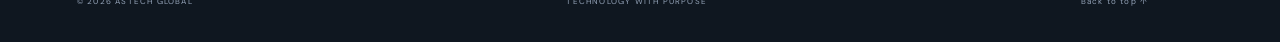
<file: public/about.html>
<!doctype html><html lang="en"><head><meta charset="utf-8"><meta name="viewport" content="width=device-width,initial-scale=1"><title>About us — ASTECH GLOBAL</title><meta name="description" content="ASTECH GLOBAL is a technology company focused on software, artificial intelligence and business automation. We bring engineering and process thinking together to build solutions around the way your business works."><meta name="theme-color" content="#0f1720"><link rel="icon" type="image/svg+xml" sizes="any" href="favicon-ag.svg?v=20261109"><link rel="alternate" hreflang="en" href="about.html"><link rel="alternate" hreflang="tr" href="about-tr.html"><link rel="stylesheet" href="style.css"><link rel="stylesheet" href="corporate.css"></head><body id="top" class="inner-page"><a class="skip" href="#main">Skip to content</a><header><a class="brand" href="index.html" aria-label="ASTECH GLOBAL"><span class="brand-symbol"><img src="logo-ag.svg" alt="" width="48" height="35"></span><span class="wordmark"><strong>ASTECH</strong><span>GLOBAL</span></span></a><nav class="main-nav" id="main-nav" aria-label="About us"><a href="index.html">Home</a><a href="solutions.html">Solutions</a><a href="about.html" aria-current="page">About us</a><a href="contact.html">Contact</a><a href="faq.html">FAQ</a></nav><div class="header-actions"><div class="language-switch" aria-label="Language / Dil"><a href="about-tr.html" lang="tr" hreflang="tr">TR</a><a href="about.html" lang="en" hreflang="en" aria-current="true">EN</a></div><a class="button small dark demo-link" href="contact.html?intent=demo">Request demo ↗</a><button class="menu-toggle" aria-expanded="false" aria-controls="main-nav" aria-label="Open menu">☰</button></div></header><main id="main"><section class="page-hero section"><div class="eyebrow">ABOUT US</div><h1>Business first.<br><em>Technology with purpose.</em></h1><p>ASTECH GLOBAL is a technology company focused on software, artificial intelligence and business automation. We bring engineering and process thinking together to build solutions around the way your business works.</p></section><section class="section page-content"><div class="mission-grid"><article><span>01 /</span><h2>Our mission</h2><p>To simplify complex business processes through useful, reliable and accessible technology—helping teams spend less time on repetitive work and more time creating value.</p></article><article><span>02 /</span><h2>Our vision</h2><p>To become a trusted technology partner for businesses building a more connected, intelligent and sustainable way of working.</p></article></div></section><section class="section"><div class="eyebrow">ASTECH GLOBAL</div><h2>What guides our work</h2><div class="values-grid"><article><h3>Understand first</h3><p>We start with your business challenge, existing processes and desired outcome.</p></article><article><h3>Build with clarity</h3><p>We make scope, decisions and progress understandable throughout the project.</p></article><article><h3>Keep people in control</h3><p>We design appropriate human review and approval into automated workflows.</p></article><article><h3>Improve together</h3><p>We refine the solution using feedback and changing business needs.</p></article></div></section><section class="section process-section"><div class="eyebrow">ASTECH GLOBAL</div><h2>From understanding to impact.</h2><div class="process-grid"><article><span>01</span><h3>Discover</h3><p>Understand the challenge, map the process and agree on priorities.</p></article><article><span>02</span><h3>Design</h3><p>Define the scope, architecture, integrations and success criteria.</p></article><article><span>03</span><h3>Build & integrate</h3><p>Develop the solution, connect your tools and validate the workflow.</p></article><article><span>04</span><h3>Review & improve</h3><p>Support handover, gather feedback and plan the next improvements.</p></article></div></section><section class="section contact compact-contact"><div class="eyebrow">TECHNOLOGY WITH PURPOSE</div><h2>Let’s understand<br><em>your challenge.</em></h2><p>Tell us where work slows down, which tools you use and what you want to improve. We can explore the next step together.</p><a class="button dark" href="contact.html">Let’s understand your challenge ↗</a></section></main><footer><div class="footer-top"><a class="footer-brand" href="index.html"><img src="logo-ag.svg" width="90" height="64" alt="AG"><span class="wordmark"><strong>ASTECH</strong><span>GLOBAL</span></span><p>Thoughtfully connected.<br>Built around your business.</p></a><nav aria-label="Footer"><div><small>HOME</small><a href="index.html">Home</a><a href="solutions.html">Solutions</a><a href="about.html" aria-current="page">About us</a><a href="contact.html">Contact</a><a href="faq.html">FAQ</a></div><div><small>CONNECT</small><a href="mailto:info@astechglobal.ltd">info@astechglobal.ltd</a><a href="tel:+905419043097">+90 541 904 30 97</a><a href="tel:+905452163995">+90 545 216 39 95</a></div><div><small>SOCIAL</small><a href="privacy-policy/">Privacy Policy</a><a href="https://www.linkedin.com/company/astechglobal-ltd" target="_blank" rel="noopener noreferrer">LinkedIn ↗</a><a href="https://wa.me/905452163995" target="_blank" rel="noopener noreferrer">WhatsApp ↗</a></div></nav></div><div class="footer-landscape"><span>ASTECH GLOBAL<br><em>Connected.</em></span><svg viewBox="0 0 760 200" fill="none" xmlns="http://www.w3.org/2000/svg" aria-hidden="true"><g stroke="currentColor" stroke-width=".8"><path d="M0 194H760M25 194V116H85V194M35 116V105H75V116M49 105V86L55 77L61 86V105M110 194V91H127V74H143V57H160V74H176V91H193V194M151 57V31M213 194V132H273V194M225 143H261M297 194V147H445V194M308 147V136H434V147M322 136V90H420V136M315 90Q371 22 427 90ZM371 39V18M360 39H382M340 90V136M354 90V136M388 90V136M402 90V136M464 194V77H485V46H496V27H507V46H518V77H539V194M485 77H518M481 194V100H522V194M491 117H512M491 139H512M491 161H512M564 194V109H628V194M574 109V96H618V109M650 194V136H744V194M50 194V151H60V194"/><circle cx="501" cy="62" r="10"/><path d="M501 55V62L506 66M40 128H48V140H40ZM63 128H71V140H63ZM123 104H134V118H123ZM146 104H157V118H146ZM169 104H180V118H169ZM123 132H134V146H123ZM146 132H157V146H146ZM169 132H180V146H169ZM123 160H134V174H123ZM146 160H157V174H146ZM169 160H180V174H169ZM227 154H238V168H227ZM248 154H259V168H248ZM577 122H590V138H577ZM604 122H617V138H604ZM577 151H590V167H577ZM604 151H617V167H604ZM662 149H675V165H662ZM691 149H704V165H691ZM720 149H733V165H720Z"/><path d="M280 194V181H451V194M290 181V169H441V181"/></g></svg></div><div class="footer-bottom"><span>© 2026 ASTECH GLOBAL</span><span>TECHNOLOGY WITH PURPOSE</span><a href="#top">Back to top ↑</a></div></footer><a class="whatsapp-float" href="https://wa.me/905452163995" target="_blank" rel="noopener noreferrer" aria-label="Chat with Astech Global on WhatsApp"><svg viewBox="0 0 24 24" fill="currentColor" aria-hidden="true"><path d="M20.5 3.5A11.8 11.8 0 0 0 12.1 0C5.5 0 .2 5.3.2 11.9c0 2.1.5 4.1 1.6 5.9L0 24l6.4-1.7c1.7.9 3.7 1.4 5.7 1.4 6.6 0 11.9-5.3 11.9-11.9 0-3.2-1.2-6.1-3.5-8.3ZM12.1 21.7c-1.8 0-3.5-.5-5-1.4l-.4-.2-3.8 1 1-3.7-.2-.4a9.8 9.8 0 1 1 8.4 4.7Zm5.4-7.3c-.3-.1-1.7-.8-2-.9-.3-.1-.5-.1-.7.2l-.9 1.1c-.2.2-.4.2-.7.1-1.9-.9-3.1-1.7-4.4-3.9-.3-.5.3-.5.9-1.8.1-.2 0-.4 0-.6l-.9-2.1c-.2-.5-.5-.5-.7-.5h-.6c-.2 0-.6.1-.8.4-.3.3-1 1-1 2.4s1 2.8 1.2 3c.1.2 2 3.1 5 4.4 1.8.8 2.6.9 3.6.7.6-.1 1.7-.7 1.9-1.4.2-.7.2-1.2.2-1.4-.1-.1-.3-.2-.6-.3Z"/></svg></a><script src="corporate.js"></script></body></html>
</file>
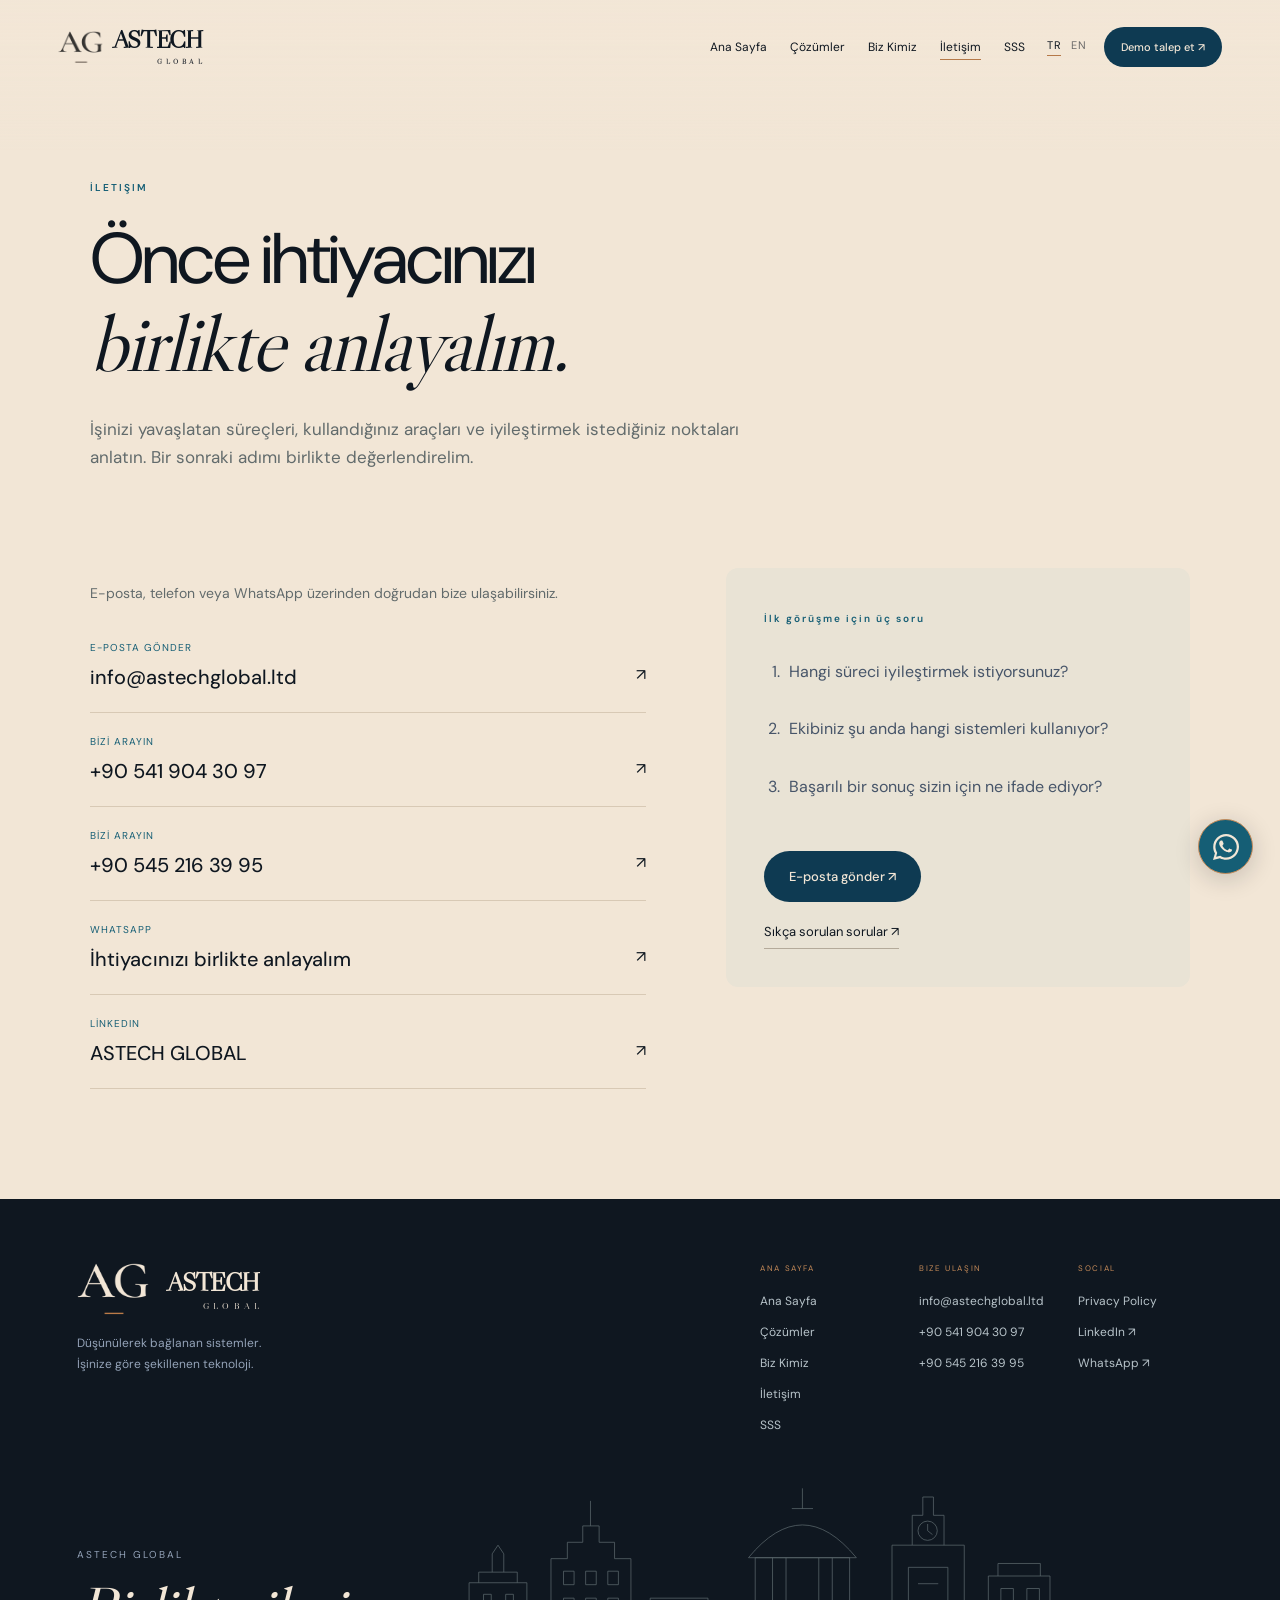
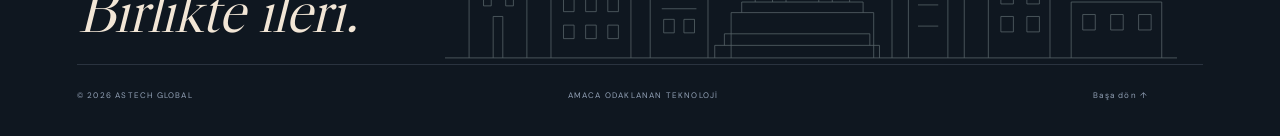
<file: public/contact-tr.html>
<!doctype html><html lang="tr"><head><meta charset="utf-8"><meta name="viewport" content="width=device-width,initial-scale=1"><title>İletişim — ASTECH GLOBAL</title><meta name="description" content="İşinizi yavaşlatan süreçleri, kullandığınız araçları ve iyileştirmek istediğiniz noktaları anlatın. Bir sonraki adımı birlikte değerlendirelim."><meta name="theme-color" content="#0f1720"><link rel="icon" type="image/svg+xml" sizes="any" href="favicon-ag.svg?v=20261109"><link rel="alternate" hreflang="en" href="contact.html"><link rel="alternate" hreflang="tr" href="contact-tr.html"><link rel="stylesheet" href="style.css"><link rel="stylesheet" href="corporate.css"></head><body id="top" class="inner-page"><a class="skip" href="#main">İçeriğe geç</a><header><a class="brand" href="index-tr.html" aria-label="ASTECH GLOBAL"><span class="brand-symbol"><img src="logo-ag.svg" alt="" width="48" height="35"></span><span class="wordmark"><strong>ASTECH</strong><span>GLOBAL</span></span></a><nav class="main-nav" id="main-nav" aria-label="İletişim"><a href="index-tr.html">Ana Sayfa</a><a href="solutions-tr.html">Çözümler</a><a href="about-tr.html">Biz Kimiz</a><a href="contact-tr.html" aria-current="page">İletişim</a><a href="faq-tr.html">SSS</a></nav><div class="header-actions"><div class="language-switch" aria-label="Language / Dil"><a href="contact-tr.html" lang="tr" hreflang="tr" aria-current="true">TR</a><a href="contact.html" lang="en" hreflang="en">EN</a></div><a class="button small dark demo-link" href="contact-tr.html?intent=demo">Demo talep et ↗</a><button class="menu-toggle" aria-expanded="false" aria-controls="main-nav" aria-label="Menüyü aç">☰</button></div></header><main id="main"><section class="page-hero section"><div class="eyebrow">İLETIŞIM</div><h1>Önce ihtiyacınızı<br><em>birlikte anlayalım.</em></h1><p>İşinizi yavaşlatan süreçleri, kullandığınız araçları ve iyileştirmek istediğiniz noktaları anlatın. Bir sonraki adımı birlikte değerlendirelim.</p></section><section class="section page-content contact-layout"><div><p>E-posta, telefon veya WhatsApp üzerinden doğrudan bize ulaşabilirsiniz.</p><div class="contact-rows"><a href="mailto:info@astechglobal.ltd"><small>E-posta gönder</small><strong>info@astechglobal.ltd</strong><span>↗</span></a><a href="tel:+905419043097"><small>Bizi arayın</small><strong>+90 541 904 30 97</strong><span>↗</span></a><a href="tel:+905452163995"><small>Bizi arayın</small><strong>+90 545 216 39 95</strong><span>↗</span></a><a href="https://wa.me/905452163995" target="_blank" rel="noopener noreferrer"><small>WhatsApp</small><strong>İhtiyacınızı birlikte anlayalım</strong><span>↗</span></a><a href="https://www.linkedin.com/company/astechglobal-ltd" target="_blank" rel="noopener noreferrer"><small>LinkedIn</small><strong>ASTECH GLOBAL</strong><span>↗</span></a></div></div><aside class="brief-card"><span class="eyebrow">İlk görüşme için üç soru</span><ol><li>Hangi süreci iyileştirmek istiyorsunuz?</li><li>Ekibiniz şu anda hangi sistemleri kullanıyor?</li><li>Başarılı bir sonuç sizin için ne ifade ediyor?</li></ol><a class="button dark" id="enquiry-email" href="mailto:info@astechglobal.ltd?subject=Project%20enquiry">E-posta gönder ↗</a><a class="underlink" href="faq-tr.html">Sıkça sorulan sorular ↗</a></aside></section></main><footer><div class="footer-top"><a class="footer-brand" href="index-tr.html"><img src="logo-ag.svg" width="90" height="64" alt="AG"><span class="wordmark"><strong>ASTECH</strong><span>GLOBAL</span></span><p>Düşünülerek bağlanan sistemler.<br>İşinize göre şekillenen teknoloji.</p></a><nav aria-label="Footer"><div><small>ANA SAYFA</small><a href="index-tr.html">Ana Sayfa</a><a href="solutions-tr.html">Çözümler</a><a href="about-tr.html">Biz Kimiz</a><a href="contact-tr.html" aria-current="page">İletişim</a><a href="faq-tr.html">SSS</a></div><div><small>BIZE ULAŞIN</small><a href="mailto:info@astechglobal.ltd">info@astechglobal.ltd</a><a href="tel:+905419043097">+90 541 904 30 97</a><a href="tel:+905452163995">+90 545 216 39 95</a></div><div><small>SOCIAL</small><a href="privacy-policy/">Privacy Policy</a><a href="https://www.linkedin.com/company/astechglobal-ltd" target="_blank" rel="noopener noreferrer">LinkedIn ↗</a><a href="https://wa.me/905452163995" target="_blank" rel="noopener noreferrer">WhatsApp ↗</a></div></nav></div><div class="footer-landscape"><span>ASTECH GLOBAL<br><em>Birlikte ileri.</em></span><svg viewBox="0 0 760 200" fill="none" xmlns="http://www.w3.org/2000/svg" aria-hidden="true"><g stroke="currentColor" stroke-width=".8"><path d="M0 194H760M25 194V116H85V194M35 116V105H75V116M49 105V86L55 77L61 86V105M110 194V91H127V74H143V57H160V74H176V91H193V194M151 57V31M213 194V132H273V194M225 143H261M297 194V147H445V194M308 147V136H434V147M322 136V90H420V136M315 90Q371 22 427 90ZM371 39V18M360 39H382M340 90V136M354 90V136M388 90V136M402 90V136M464 194V77H485V46H496V27H507V46H518V77H539V194M485 77H518M481 194V100H522V194M491 117H512M491 139H512M491 161H512M564 194V109H628V194M574 109V96H618V109M650 194V136H744V194M50 194V151H60V194"/><circle cx="501" cy="62" r="10"/><path d="M501 55V62L506 66M40 128H48V140H40ZM63 128H71V140H63ZM123 104H134V118H123ZM146 104H157V118H146ZM169 104H180V118H169ZM123 132H134V146H123ZM146 132H157V146H146ZM169 132H180V146H169ZM123 160H134V174H123ZM146 160H157V174H146ZM169 160H180V174H169ZM227 154H238V168H227ZM248 154H259V168H248ZM577 122H590V138H577ZM604 122H617V138H604ZM577 151H590V167H577ZM604 151H617V167H604ZM662 149H675V165H662ZM691 149H704V165H691ZM720 149H733V165H720Z"/><path d="M280 194V181H451V194M290 181V169H441V181"/></g></svg></div><div class="footer-bottom"><span>© 2026 ASTECH GLOBAL</span><span>AMACA ODAKLANAN TEKNOLOJİ</span><a href="#top">Başa dön ↑</a></div></footer><a class="whatsapp-float" href="https://wa.me/905452163995" target="_blank" rel="noopener noreferrer" aria-label="WhatsApp üzerinden Astech Global ile iletişim"><svg viewBox="0 0 24 24" fill="currentColor" aria-hidden="true"><path d="M20.5 3.5A11.8 11.8 0 0 0 12.1 0C5.5 0 .2 5.3.2 11.9c0 2.1.5 4.1 1.6 5.9L0 24l6.4-1.7c1.7.9 3.7 1.4 5.7 1.4 6.6 0 11.9-5.3 11.9-11.9 0-3.2-1.2-6.1-3.5-8.3ZM12.1 21.7c-1.8 0-3.5-.5-5-1.4l-.4-.2-3.8 1 1-3.7-.2-.4a9.8 9.8 0 1 1 8.4 4.7Zm5.4-7.3c-.3-.1-1.7-.8-2-.9-.3-.1-.5-.1-.7.2l-.9 1.1c-.2.2-.4.2-.7.1-1.9-.9-3.1-1.7-4.4-3.9-.3-.5.3-.5.9-1.8.1-.2 0-.4 0-.6l-.9-2.1c-.2-.5-.5-.5-.7-.5h-.6c-.2 0-.6.1-.8.4-.3.3-1 1-1 2.4s1 2.8 1.2 3c.1.2 2 3.1 5 4.4 1.8.8 2.6.9 3.6.7.6-.1 1.7-.7 1.9-1.4.2-.7.2-1.2.2-1.4-.1-.1-.3-.2-.6-.3Z"/></svg></a><script src="corporate.js"></script></body></html>
</file>
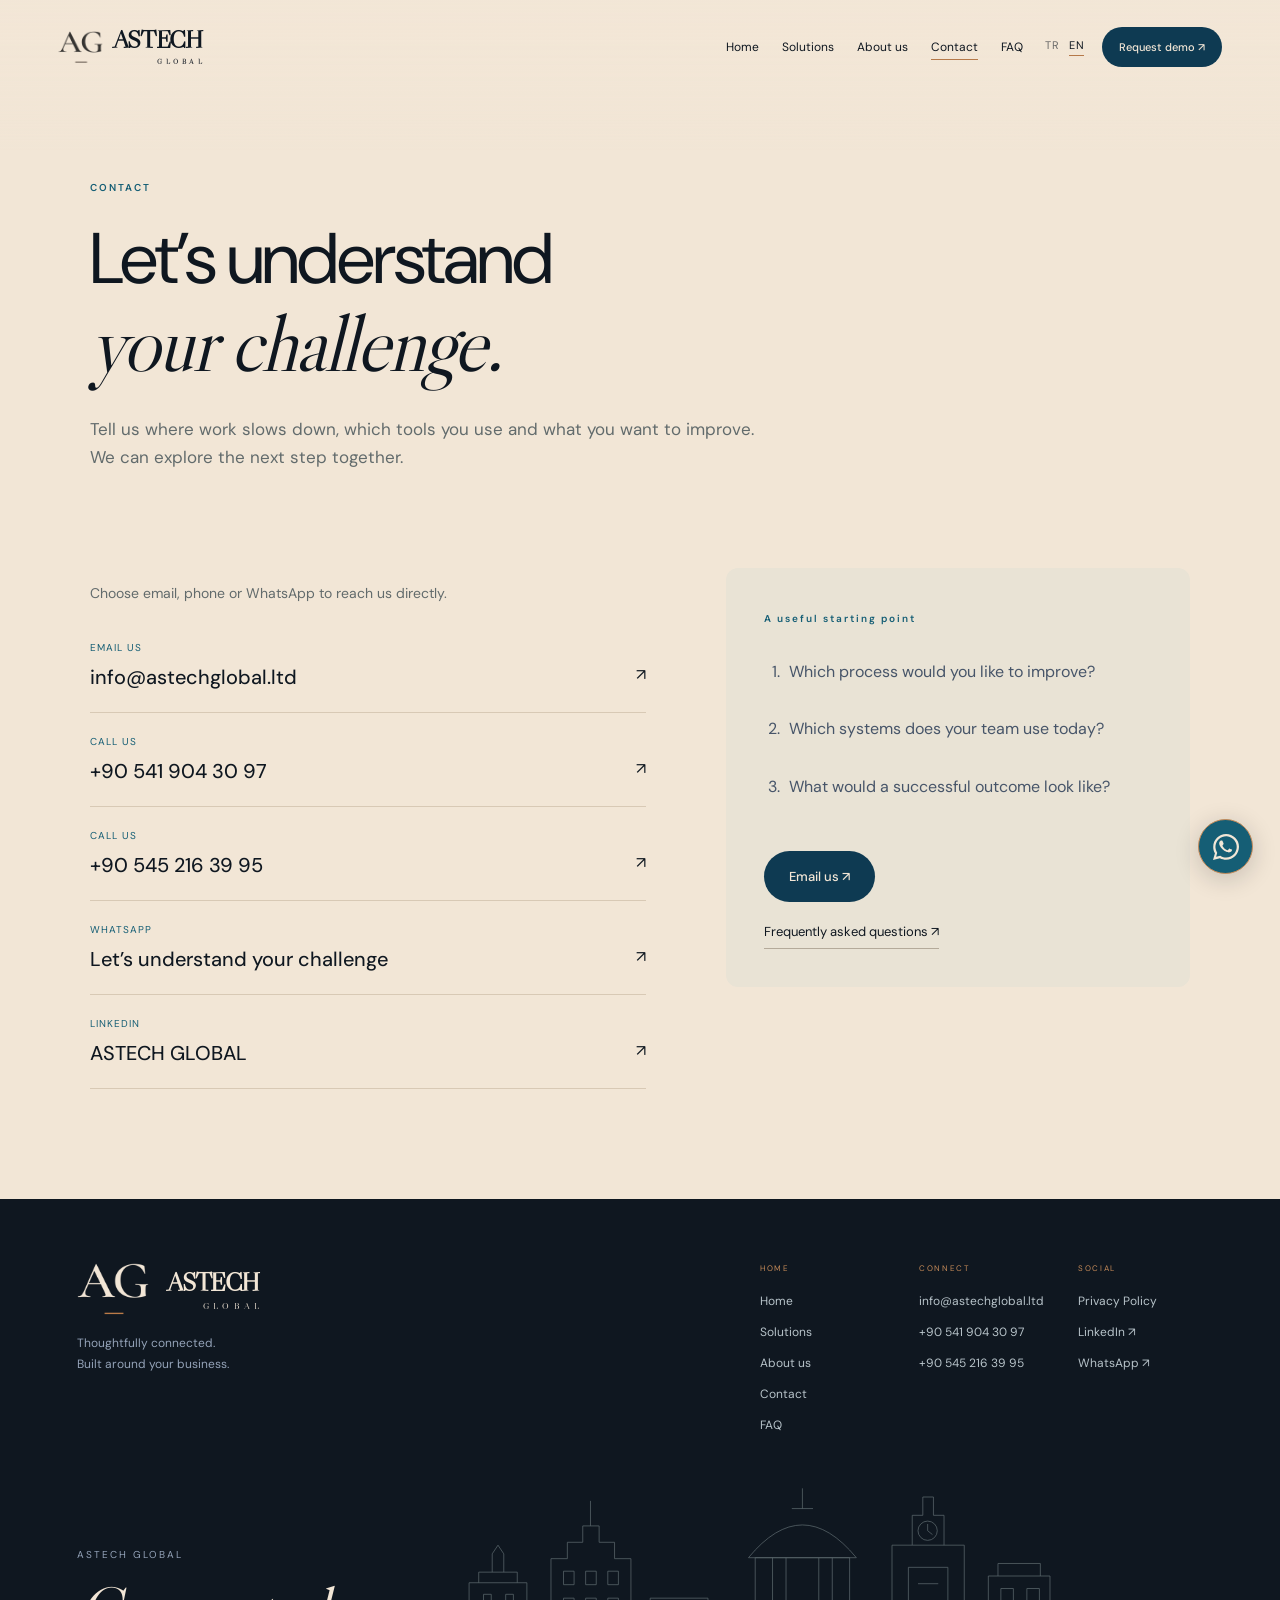
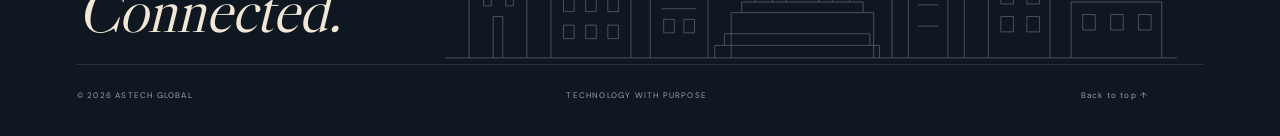
<file: public/contact.html>
<!doctype html><html lang="en"><head><meta charset="utf-8"><meta name="viewport" content="width=device-width,initial-scale=1"><title>Contact — ASTECH GLOBAL</title><meta name="description" content="Tell us where work slows down, which tools you use and what you want to improve. We can explore the next step together."><meta name="theme-color" content="#0f1720"><link rel="icon" type="image/svg+xml" sizes="any" href="favicon-ag.svg?v=20261109"><link rel="alternate" hreflang="en" href="contact.html"><link rel="alternate" hreflang="tr" href="contact-tr.html"><link rel="stylesheet" href="style.css"><link rel="stylesheet" href="corporate.css"></head><body id="top" class="inner-page"><a class="skip" href="#main">Skip to content</a><header><a class="brand" href="index.html" aria-label="ASTECH GLOBAL"><span class="brand-symbol"><img src="logo-ag.svg" alt="" width="48" height="35"></span><span class="wordmark"><strong>ASTECH</strong><span>GLOBAL</span></span></a><nav class="main-nav" id="main-nav" aria-label="Contact"><a href="index.html">Home</a><a href="solutions.html">Solutions</a><a href="about.html">About us</a><a href="contact.html" aria-current="page">Contact</a><a href="faq.html">FAQ</a></nav><div class="header-actions"><div class="language-switch" aria-label="Language / Dil"><a href="contact-tr.html" lang="tr" hreflang="tr">TR</a><a href="contact.html" lang="en" hreflang="en" aria-current="true">EN</a></div><a class="button small dark demo-link" href="contact.html?intent=demo">Request demo ↗</a><button class="menu-toggle" aria-expanded="false" aria-controls="main-nav" aria-label="Open menu">☰</button></div></header><main id="main"><section class="page-hero section"><div class="eyebrow">CONTACT</div><h1>Let’s understand<br><em>your challenge.</em></h1><p>Tell us where work slows down, which tools you use and what you want to improve. We can explore the next step together.</p></section><section class="section page-content contact-layout"><div><p>Choose email, phone or WhatsApp to reach us directly.</p><div class="contact-rows"><a href="mailto:info@astechglobal.ltd"><small>Email us</small><strong>info@astechglobal.ltd</strong><span>↗</span></a><a href="tel:+905419043097"><small>Call us</small><strong>+90 541 904 30 97</strong><span>↗</span></a><a href="tel:+905452163995"><small>Call us</small><strong>+90 545 216 39 95</strong><span>↗</span></a><a href="https://wa.me/905452163995" target="_blank" rel="noopener noreferrer"><small>WhatsApp</small><strong>Let’s understand your challenge</strong><span>↗</span></a><a href="https://www.linkedin.com/company/astechglobal-ltd" target="_blank" rel="noopener noreferrer"><small>LinkedIn</small><strong>ASTECH GLOBAL</strong><span>↗</span></a></div></div><aside class="brief-card"><span class="eyebrow">A useful starting point</span><ol><li>Which process would you like to improve?</li><li>Which systems does your team use today?</li><li>What would a successful outcome look like?</li></ol><a class="button dark" id="enquiry-email" href="mailto:info@astechglobal.ltd?subject=Project%20enquiry">Email us ↗</a><a class="underlink" href="faq.html">Frequently asked questions ↗</a></aside></section></main><footer><div class="footer-top"><a class="footer-brand" href="index.html"><img src="logo-ag.svg" width="90" height="64" alt="AG"><span class="wordmark"><strong>ASTECH</strong><span>GLOBAL</span></span><p>Thoughtfully connected.<br>Built around your business.</p></a><nav aria-label="Footer"><div><small>HOME</small><a href="index.html">Home</a><a href="solutions.html">Solutions</a><a href="about.html">About us</a><a href="contact.html" aria-current="page">Contact</a><a href="faq.html">FAQ</a></div><div><small>CONNECT</small><a href="mailto:info@astechglobal.ltd">info@astechglobal.ltd</a><a href="tel:+905419043097">+90 541 904 30 97</a><a href="tel:+905452163995">+90 545 216 39 95</a></div><div><small>SOCIAL</small><a href="privacy-policy/">Privacy Policy</a><a href="https://www.linkedin.com/company/astechglobal-ltd" target="_blank" rel="noopener noreferrer">LinkedIn ↗</a><a href="https://wa.me/905452163995" target="_blank" rel="noopener noreferrer">WhatsApp ↗</a></div></nav></div><div class="footer-landscape"><span>ASTECH GLOBAL<br><em>Connected.</em></span><svg viewBox="0 0 760 200" fill="none" xmlns="http://www.w3.org/2000/svg" aria-hidden="true"><g stroke="currentColor" stroke-width=".8"><path d="M0 194H760M25 194V116H85V194M35 116V105H75V116M49 105V86L55 77L61 86V105M110 194V91H127V74H143V57H160V74H176V91H193V194M151 57V31M213 194V132H273V194M225 143H261M297 194V147H445V194M308 147V136H434V147M322 136V90H420V136M315 90Q371 22 427 90ZM371 39V18M360 39H382M340 90V136M354 90V136M388 90V136M402 90V136M464 194V77H485V46H496V27H507V46H518V77H539V194M485 77H518M481 194V100H522V194M491 117H512M491 139H512M491 161H512M564 194V109H628V194M574 109V96H618V109M650 194V136H744V194M50 194V151H60V194"/><circle cx="501" cy="62" r="10"/><path d="M501 55V62L506 66M40 128H48V140H40ZM63 128H71V140H63ZM123 104H134V118H123ZM146 104H157V118H146ZM169 104H180V118H169ZM123 132H134V146H123ZM146 132H157V146H146ZM169 132H180V146H169ZM123 160H134V174H123ZM146 160H157V174H146ZM169 160H180V174H169ZM227 154H238V168H227ZM248 154H259V168H248ZM577 122H590V138H577ZM604 122H617V138H604ZM577 151H590V167H577ZM604 151H617V167H604ZM662 149H675V165H662ZM691 149H704V165H691ZM720 149H733V165H720Z"/><path d="M280 194V181H451V194M290 181V169H441V181"/></g></svg></div><div class="footer-bottom"><span>© 2026 ASTECH GLOBAL</span><span>TECHNOLOGY WITH PURPOSE</span><a href="#top">Back to top ↑</a></div></footer><a class="whatsapp-float" href="https://wa.me/905452163995" target="_blank" rel="noopener noreferrer" aria-label="Chat with Astech Global on WhatsApp"><svg viewBox="0 0 24 24" fill="currentColor" aria-hidden="true"><path d="M20.5 3.5A11.8 11.8 0 0 0 12.1 0C5.5 0 .2 5.3.2 11.9c0 2.1.5 4.1 1.6 5.9L0 24l6.4-1.7c1.7.9 3.7 1.4 5.7 1.4 6.6 0 11.9-5.3 11.9-11.9 0-3.2-1.2-6.1-3.5-8.3ZM12.1 21.7c-1.8 0-3.5-.5-5-1.4l-.4-.2-3.8 1 1-3.7-.2-.4a9.8 9.8 0 1 1 8.4 4.7Zm5.4-7.3c-.3-.1-1.7-.8-2-.9-.3-.1-.5-.1-.7.2l-.9 1.1c-.2.2-.4.2-.7.1-1.9-.9-3.1-1.7-4.4-3.9-.3-.5.3-.5.9-1.8.1-.2 0-.4 0-.6l-.9-2.1c-.2-.5-.5-.5-.7-.5h-.6c-.2 0-.6.1-.8.4-.3.3-1 1-1 2.4s1 2.8 1.2 3c.1.2 2 3.1 5 4.4 1.8.8 2.6.9 3.6.7.6-.1 1.7-.7 1.9-1.4.2-.7.2-1.2.2-1.4-.1-.1-.3-.2-.6-.3Z"/></svg></a><script src="corporate.js"></script></body></html>
</file>
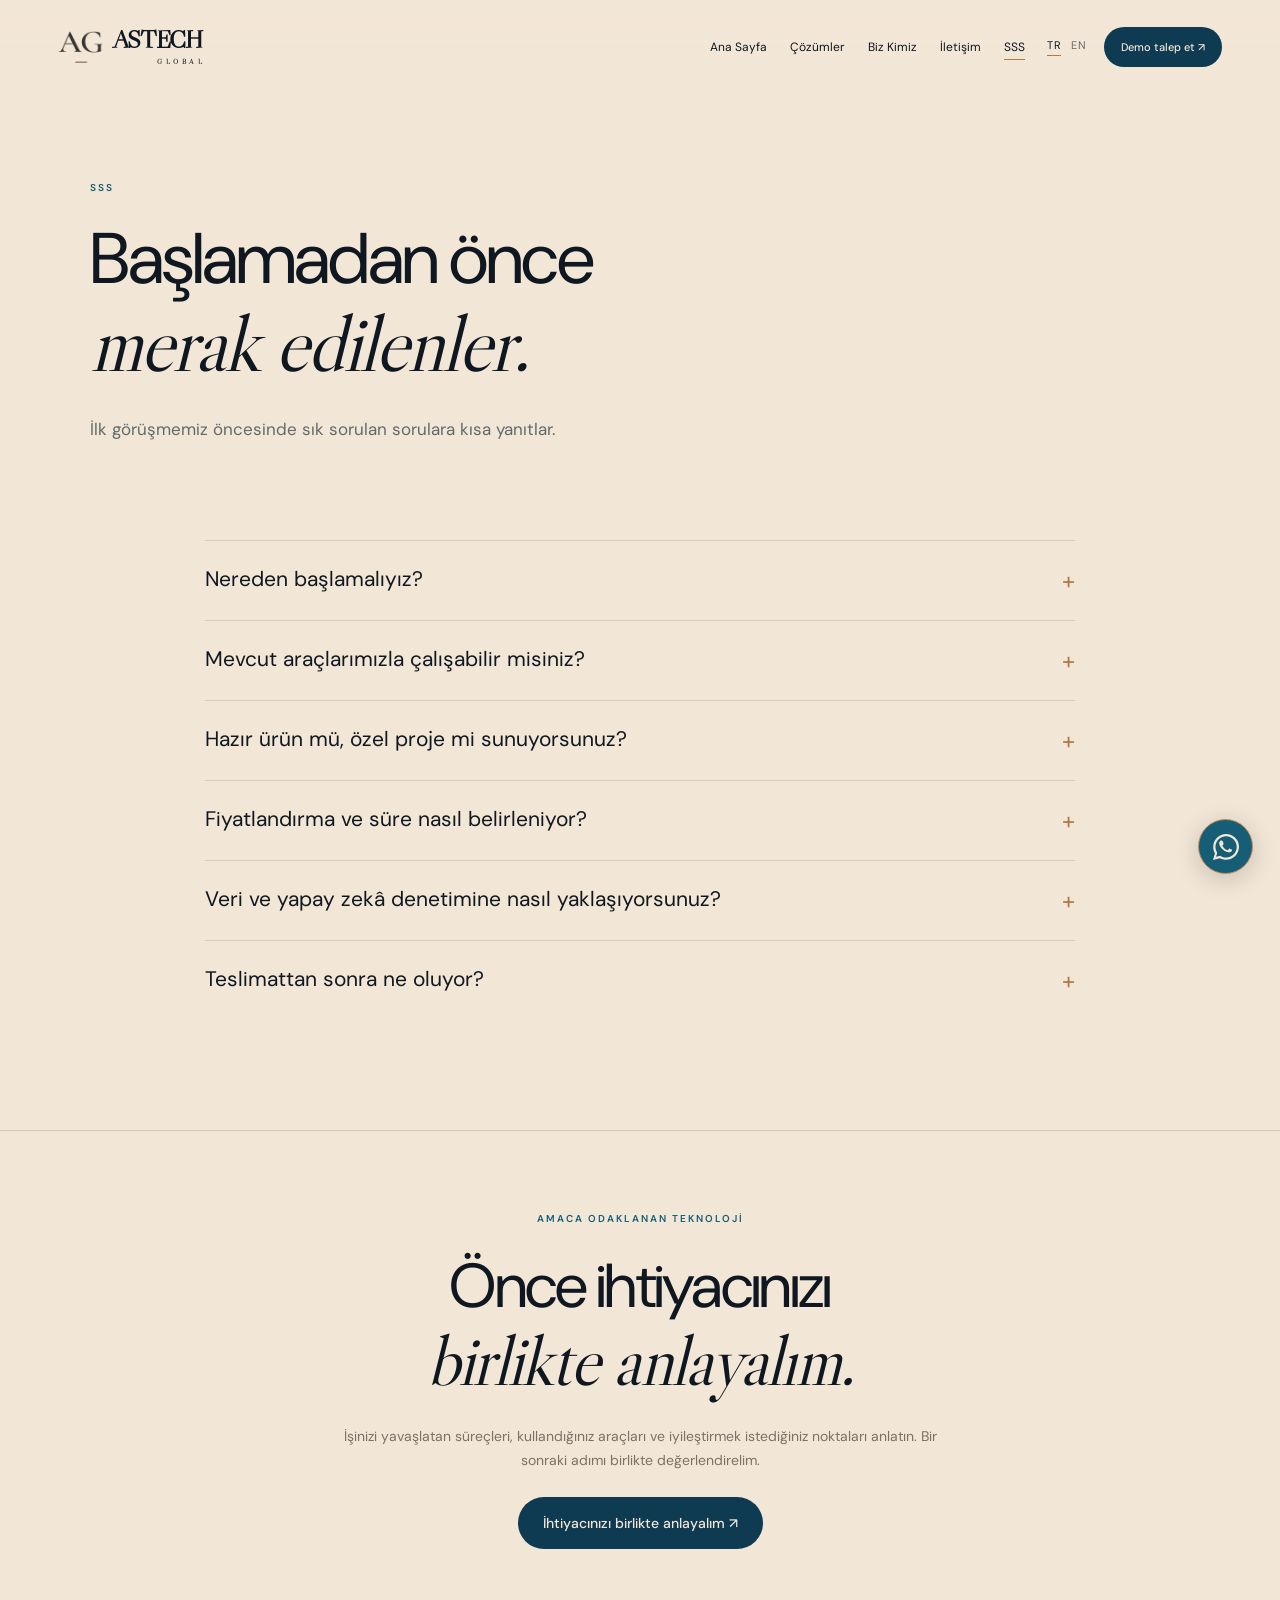
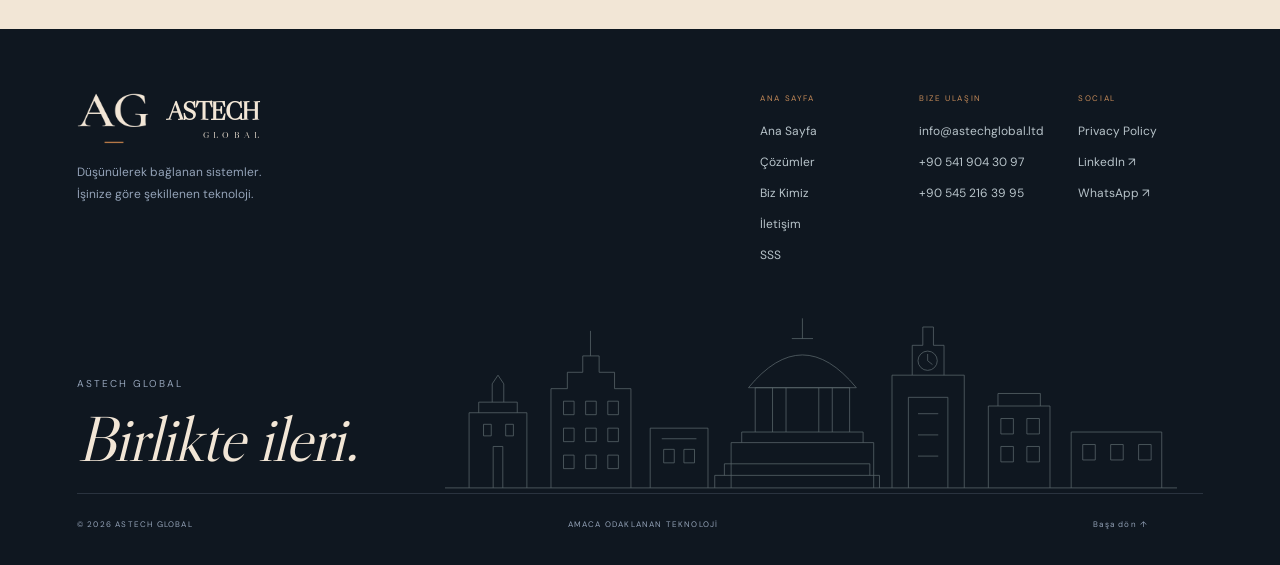
<file: public/faq-tr.html>
<!doctype html><html lang="tr"><head><meta charset="utf-8"><meta name="viewport" content="width=device-width,initial-scale=1"><title>SSS — ASTECH GLOBAL</title><meta name="description" content="İlk görüşmemiz öncesinde sık sorulan sorulara kısa yanıtlar."><meta name="theme-color" content="#0f1720"><link rel="icon" type="image/svg+xml" sizes="any" href="favicon-ag.svg?v=20261109"><link rel="alternate" hreflang="en" href="faq.html"><link rel="alternate" hreflang="tr" href="faq-tr.html"><link rel="stylesheet" href="style.css"><link rel="stylesheet" href="corporate.css"></head><body id="top" class="inner-page"><a class="skip" href="#main">İçeriğe geç</a><header><a class="brand" href="index-tr.html" aria-label="ASTECH GLOBAL"><span class="brand-symbol"><img src="logo-ag.svg" alt="" width="48" height="35"></span><span class="wordmark"><strong>ASTECH</strong><span>GLOBAL</span></span></a><nav class="main-nav" id="main-nav" aria-label="SSS"><a href="index-tr.html">Ana Sayfa</a><a href="solutions-tr.html">Çözümler</a><a href="about-tr.html">Biz Kimiz</a><a href="contact-tr.html">İletişim</a><a href="faq-tr.html" aria-current="page">SSS</a></nav><div class="header-actions"><div class="language-switch" aria-label="Language / Dil"><a href="faq-tr.html" lang="tr" hreflang="tr" aria-current="true">TR</a><a href="faq.html" lang="en" hreflang="en">EN</a></div><a class="button small dark demo-link" href="contact-tr.html?intent=demo">Demo talep et ↗</a><button class="menu-toggle" aria-expanded="false" aria-controls="main-nav" aria-label="Menüyü aç">☰</button></div></header><main id="main"><section class="page-hero section"><div class="eyebrow">SSS</div><h1>Başlamadan önce<br><em>merak edilenler.</em></h1><p>İlk görüşmemiz öncesinde sık sorulan sorulara kısa yanıtlar.</p></section><section class="section page-content faq-list"><details><summary>Nereden başlamalıyız?<span>+</span></summary><p>Öncelikle net bir iş ihtiyacı belirleyelim. Mevcut iş akışınızı inceleyerek odaklı bir ilk adım planlayabiliriz.</p></details><details><summary>Mevcut araçlarımızla çalışabilir misiniz?<span>+</span></summary><p>Kullandığınız sistemlerin API, erişim yetkileri ve entegrasyon seçeneklerini değerlendiririz. Uyumluluk ve kapsam uygulamadan önce netleştirilir.</p></details><details><summary>Hazır ürün mü, özel proje mi sunuyorsunuz?<span>+</span></summary><p>Buradaki çözüm alanları geliştirebildiğimiz sistemleri tanımlar. Özellikler, entegrasyonlar ve teslimat her projeye göre şekillenir; demo ihtiyacınıza göre görüşülür.</p></details><details><summary>Fiyatlandırma ve süre nasıl belirleniyor?<span>+</span></summary><p>Kapsam, entegrasyonlar, verilerin hazır olması ve kontrol gereksinimleri belirleyicidir. İhtiyacı anladıktan sonra teslimatları ve ticari koşulları netleştiririz.</p></details><details><summary>Veri ve yapay zekâ denetimine nasıl yaklaşıyorsunuz?<span>+</span></summary><p>Veri erişimini, işleme gereksinimlerini ve insan onayı gereken noktaları kapsam aşamasında ele alırız. Tasarım ve sağlayıcı seçimleri kurumunuzun gereksinimlerine göre yapılır.</p></details><details><summary>Teslimattan sonra ne oluyor?<span>+</span></summary><p>Devir, dokümantasyon ve varsa devam eden destek ya da iyileştirme çalışmaları proje kapsamında kararlaştırılır.</p></details></section><section class="section contact compact-contact"><div class="eyebrow">AMACA ODAKLANAN TEKNOLOJİ</div><h2>Önce ihtiyacınızı<br><em>birlikte anlayalım.</em></h2><p>İşinizi yavaşlatan süreçleri, kullandığınız araçları ve iyileştirmek istediğiniz noktaları anlatın. Bir sonraki adımı birlikte değerlendirelim.</p><a class="button dark" href="contact-tr.html">İhtiyacınızı birlikte anlayalım ↗</a></section></main><footer><div class="footer-top"><a class="footer-brand" href="index-tr.html"><img src="logo-ag.svg" width="90" height="64" alt="AG"><span class="wordmark"><strong>ASTECH</strong><span>GLOBAL</span></span><p>Düşünülerek bağlanan sistemler.<br>İşinize göre şekillenen teknoloji.</p></a><nav aria-label="Footer"><div><small>ANA SAYFA</small><a href="index-tr.html">Ana Sayfa</a><a href="solutions-tr.html">Çözümler</a><a href="about-tr.html">Biz Kimiz</a><a href="contact-tr.html">İletişim</a><a href="faq-tr.html" aria-current="page">SSS</a></div><div><small>BIZE ULAŞIN</small><a href="mailto:info@astechglobal.ltd">info@astechglobal.ltd</a><a href="tel:+905419043097">+90 541 904 30 97</a><a href="tel:+905452163995">+90 545 216 39 95</a></div><div><small>SOCIAL</small><a href="privacy-policy/">Privacy Policy</a><a href="https://www.linkedin.com/company/astechglobal-ltd" target="_blank" rel="noopener noreferrer">LinkedIn ↗</a><a href="https://wa.me/905452163995" target="_blank" rel="noopener noreferrer">WhatsApp ↗</a></div></nav></div><div class="footer-landscape"><span>ASTECH GLOBAL<br><em>Birlikte ileri.</em></span><svg viewBox="0 0 760 200" fill="none" xmlns="http://www.w3.org/2000/svg" aria-hidden="true"><g stroke="currentColor" stroke-width=".8"><path d="M0 194H760M25 194V116H85V194M35 116V105H75V116M49 105V86L55 77L61 86V105M110 194V91H127V74H143V57H160V74H176V91H193V194M151 57V31M213 194V132H273V194M225 143H261M297 194V147H445V194M308 147V136H434V147M322 136V90H420V136M315 90Q371 22 427 90ZM371 39V18M360 39H382M340 90V136M354 90V136M388 90V136M402 90V136M464 194V77H485V46H496V27H507V46H518V77H539V194M485 77H518M481 194V100H522V194M491 117H512M491 139H512M491 161H512M564 194V109H628V194M574 109V96H618V109M650 194V136H744V194M50 194V151H60V194"/><circle cx="501" cy="62" r="10"/><path d="M501 55V62L506 66M40 128H48V140H40ZM63 128H71V140H63ZM123 104H134V118H123ZM146 104H157V118H146ZM169 104H180V118H169ZM123 132H134V146H123ZM146 132H157V146H146ZM169 132H180V146H169ZM123 160H134V174H123ZM146 160H157V174H146ZM169 160H180V174H169ZM227 154H238V168H227ZM248 154H259V168H248ZM577 122H590V138H577ZM604 122H617V138H604ZM577 151H590V167H577ZM604 151H617V167H604ZM662 149H675V165H662ZM691 149H704V165H691ZM720 149H733V165H720Z"/><path d="M280 194V181H451V194M290 181V169H441V181"/></g></svg></div><div class="footer-bottom"><span>© 2026 ASTECH GLOBAL</span><span>AMACA ODAKLANAN TEKNOLOJİ</span><a href="#top">Başa dön ↑</a></div></footer><a class="whatsapp-float" href="https://wa.me/905452163995" target="_blank" rel="noopener noreferrer" aria-label="WhatsApp üzerinden Astech Global ile iletişim"><svg viewBox="0 0 24 24" fill="currentColor" aria-hidden="true"><path d="M20.5 3.5A11.8 11.8 0 0 0 12.1 0C5.5 0 .2 5.3.2 11.9c0 2.1.5 4.1 1.6 5.9L0 24l6.4-1.7c1.7.9 3.7 1.4 5.7 1.4 6.6 0 11.9-5.3 11.9-11.9 0-3.2-1.2-6.1-3.5-8.3ZM12.1 21.7c-1.8 0-3.5-.5-5-1.4l-.4-.2-3.8 1 1-3.7-.2-.4a9.8 9.8 0 1 1 8.4 4.7Zm5.4-7.3c-.3-.1-1.7-.8-2-.9-.3-.1-.5-.1-.7.2l-.9 1.1c-.2.2-.4.2-.7.1-1.9-.9-3.1-1.7-4.4-3.9-.3-.5.3-.5.9-1.8.1-.2 0-.4 0-.6l-.9-2.1c-.2-.5-.5-.5-.7-.5h-.6c-.2 0-.6.1-.8.4-.3.3-1 1-1 2.4s1 2.8 1.2 3c.1.2 2 3.1 5 4.4 1.8.8 2.6.9 3.6.7.6-.1 1.7-.7 1.9-1.4.2-.7.2-1.2.2-1.4-.1-.1-.3-.2-.6-.3Z"/></svg></a><script src="corporate.js"></script></body></html>
</file>
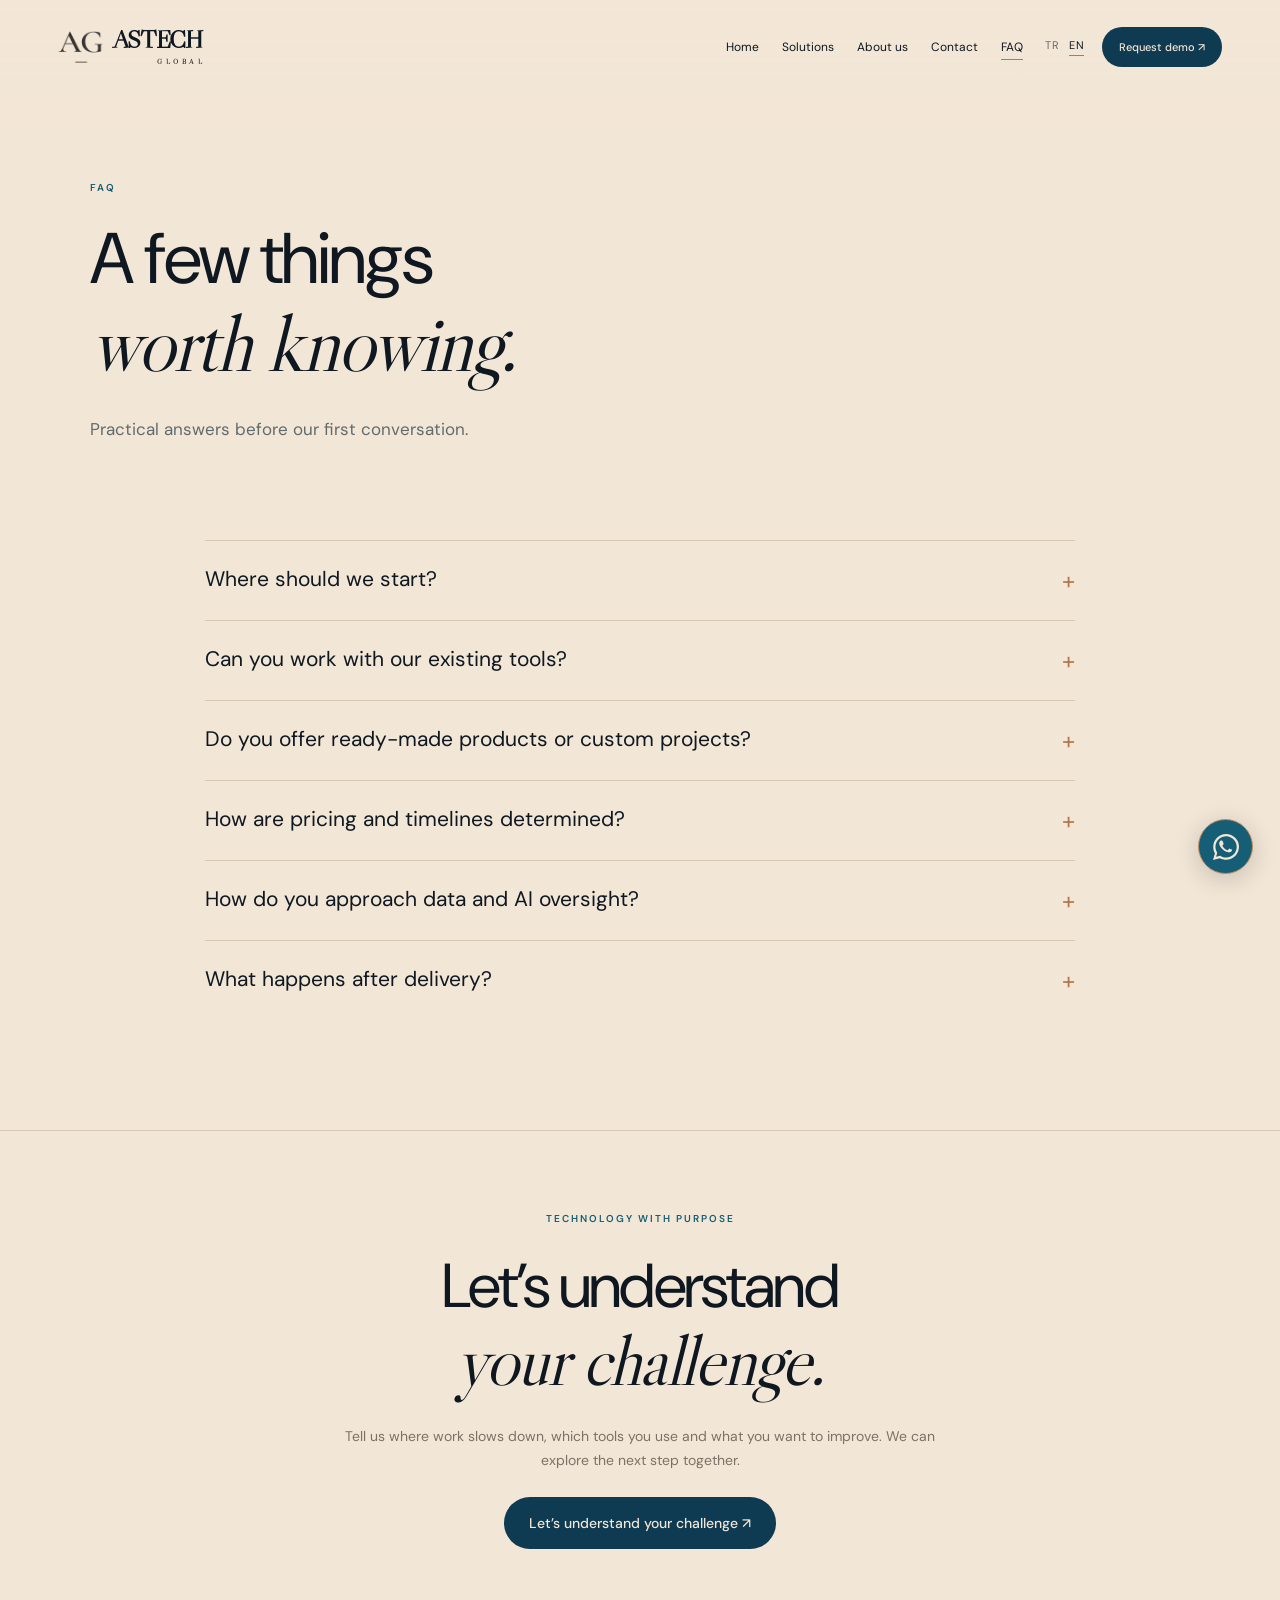
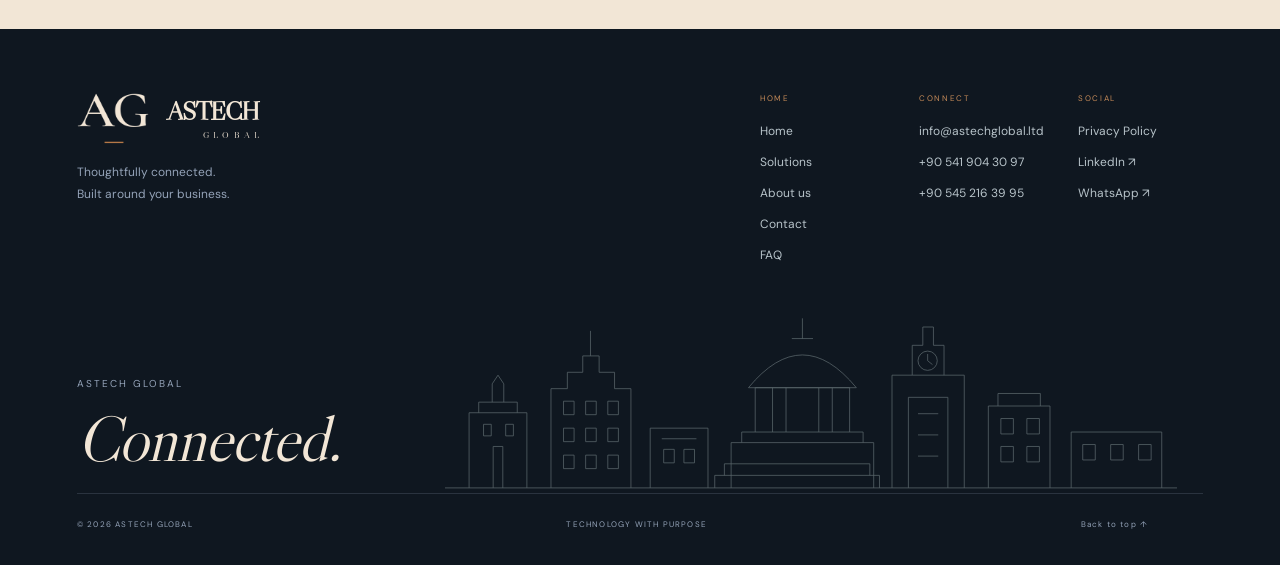
<file: public/faq.html>
<!doctype html><html lang="en"><head><meta charset="utf-8"><meta name="viewport" content="width=device-width,initial-scale=1"><title>FAQ — ASTECH GLOBAL</title><meta name="description" content="Practical answers before our first conversation."><meta name="theme-color" content="#0f1720"><link rel="icon" type="image/svg+xml" sizes="any" href="favicon-ag.svg?v=20261109"><link rel="alternate" hreflang="en" href="faq.html"><link rel="alternate" hreflang="tr" href="faq-tr.html"><link rel="stylesheet" href="style.css"><link rel="stylesheet" href="corporate.css"></head><body id="top" class="inner-page"><a class="skip" href="#main">Skip to content</a><header><a class="brand" href="index.html" aria-label="ASTECH GLOBAL"><span class="brand-symbol"><img src="logo-ag.svg" alt="" width="48" height="35"></span><span class="wordmark"><strong>ASTECH</strong><span>GLOBAL</span></span></a><nav class="main-nav" id="main-nav" aria-label="FAQ"><a href="index.html">Home</a><a href="solutions.html">Solutions</a><a href="about.html">About us</a><a href="contact.html">Contact</a><a href="faq.html" aria-current="page">FAQ</a></nav><div class="header-actions"><div class="language-switch" aria-label="Language / Dil"><a href="faq-tr.html" lang="tr" hreflang="tr">TR</a><a href="faq.html" lang="en" hreflang="en" aria-current="true">EN</a></div><a class="button small dark demo-link" href="contact.html?intent=demo">Request demo ↗</a><button class="menu-toggle" aria-expanded="false" aria-controls="main-nav" aria-label="Open menu">☰</button></div></header><main id="main"><section class="page-hero section"><div class="eyebrow">FAQ</div><h1>A few things<br><em>worth knowing.</em></h1><p>Practical answers before our first conversation.</p></section><section class="section page-content faq-list"><details><summary>Where should we start?<span>+</span></summary><p>Start with one clear business problem. We can review your current workflow and identify a focused first step.</p></details><details><summary>Can you work with our existing tools?<span>+</span></summary><p>We assess the APIs, access permissions and integration options of your existing systems. Compatibility and scope are agreed before implementation.</p></details><details><summary>Do you offer ready-made products or custom projects?<span>+</span></summary><p>The solution areas shown here describe what we can build. Features, integrations and delivery are tailored to each project; a demo is discussed based on your needs.</p></details><details><summary>How are pricing and timelines determined?<span>+</span></summary><p>They depend on scope, integrations, data readiness and review requirements. We define deliverables and commercial terms after understanding the project.</p></details><details><summary>How do you approach data and AI oversight?<span>+</span></summary><p>We discuss data access, processing requirements and human approval points during scoping. The design and provider choices depend on your organisation’s requirements.</p></details><details><summary>What happens after delivery?<span>+</span></summary><p>Handover, documentation and any ongoing support or improvement work are agreed as part of the project scope.</p></details></section><section class="section contact compact-contact"><div class="eyebrow">TECHNOLOGY WITH PURPOSE</div><h2>Let’s understand<br><em>your challenge.</em></h2><p>Tell us where work slows down, which tools you use and what you want to improve. We can explore the next step together.</p><a class="button dark" href="contact.html">Let’s understand your challenge ↗</a></section></main><footer><div class="footer-top"><a class="footer-brand" href="index.html"><img src="logo-ag.svg" width="90" height="64" alt="AG"><span class="wordmark"><strong>ASTECH</strong><span>GLOBAL</span></span><p>Thoughtfully connected.<br>Built around your business.</p></a><nav aria-label="Footer"><div><small>HOME</small><a href="index.html">Home</a><a href="solutions.html">Solutions</a><a href="about.html">About us</a><a href="contact.html">Contact</a><a href="faq.html" aria-current="page">FAQ</a></div><div><small>CONNECT</small><a href="mailto:info@astechglobal.ltd">info@astechglobal.ltd</a><a href="tel:+905419043097">+90 541 904 30 97</a><a href="tel:+905452163995">+90 545 216 39 95</a></div><div><small>SOCIAL</small><a href="privacy-policy/">Privacy Policy</a><a href="https://www.linkedin.com/company/astechglobal-ltd" target="_blank" rel="noopener noreferrer">LinkedIn ↗</a><a href="https://wa.me/905452163995" target="_blank" rel="noopener noreferrer">WhatsApp ↗</a></div></nav></div><div class="footer-landscape"><span>ASTECH GLOBAL<br><em>Connected.</em></span><svg viewBox="0 0 760 200" fill="none" xmlns="http://www.w3.org/2000/svg" aria-hidden="true"><g stroke="currentColor" stroke-width=".8"><path d="M0 194H760M25 194V116H85V194M35 116V105H75V116M49 105V86L55 77L61 86V105M110 194V91H127V74H143V57H160V74H176V91H193V194M151 57V31M213 194V132H273V194M225 143H261M297 194V147H445V194M308 147V136H434V147M322 136V90H420V136M315 90Q371 22 427 90ZM371 39V18M360 39H382M340 90V136M354 90V136M388 90V136M402 90V136M464 194V77H485V46H496V27H507V46H518V77H539V194M485 77H518M481 194V100H522V194M491 117H512M491 139H512M491 161H512M564 194V109H628V194M574 109V96H618V109M650 194V136H744V194M50 194V151H60V194"/><circle cx="501" cy="62" r="10"/><path d="M501 55V62L506 66M40 128H48V140H40ZM63 128H71V140H63ZM123 104H134V118H123ZM146 104H157V118H146ZM169 104H180V118H169ZM123 132H134V146H123ZM146 132H157V146H146ZM169 132H180V146H169ZM123 160H134V174H123ZM146 160H157V174H146ZM169 160H180V174H169ZM227 154H238V168H227ZM248 154H259V168H248ZM577 122H590V138H577ZM604 122H617V138H604ZM577 151H590V167H577ZM604 151H617V167H604ZM662 149H675V165H662ZM691 149H704V165H691ZM720 149H733V165H720Z"/><path d="M280 194V181H451V194M290 181V169H441V181"/></g></svg></div><div class="footer-bottom"><span>© 2026 ASTECH GLOBAL</span><span>TECHNOLOGY WITH PURPOSE</span><a href="#top">Back to top ↑</a></div></footer><a class="whatsapp-float" href="https://wa.me/905452163995" target="_blank" rel="noopener noreferrer" aria-label="Chat with Astech Global on WhatsApp"><svg viewBox="0 0 24 24" fill="currentColor" aria-hidden="true"><path d="M20.5 3.5A11.8 11.8 0 0 0 12.1 0C5.5 0 .2 5.3.2 11.9c0 2.1.5 4.1 1.6 5.9L0 24l6.4-1.7c1.7.9 3.7 1.4 5.7 1.4 6.6 0 11.9-5.3 11.9-11.9 0-3.2-1.2-6.1-3.5-8.3ZM12.1 21.7c-1.8 0-3.5-.5-5-1.4l-.4-.2-3.8 1 1-3.7-.2-.4a9.8 9.8 0 1 1 8.4 4.7Zm5.4-7.3c-.3-.1-1.7-.8-2-.9-.3-.1-.5-.1-.7.2l-.9 1.1c-.2.2-.4.2-.7.1-1.9-.9-3.1-1.7-4.4-3.9-.3-.5.3-.5.9-1.8.1-.2 0-.4 0-.6l-.9-2.1c-.2-.5-.5-.5-.7-.5h-.6c-.2 0-.6.1-.8.4-.3.3-1 1-1 2.4s1 2.8 1.2 3c.1.2 2 3.1 5 4.4 1.8.8 2.6.9 3.6.7.6-.1 1.7-.7 1.9-1.4.2-.7.2-1.2.2-1.4-.1-.1-.3-.2-.6-.3Z"/></svg></a><script src="corporate.js"></script></body></html>
</file>
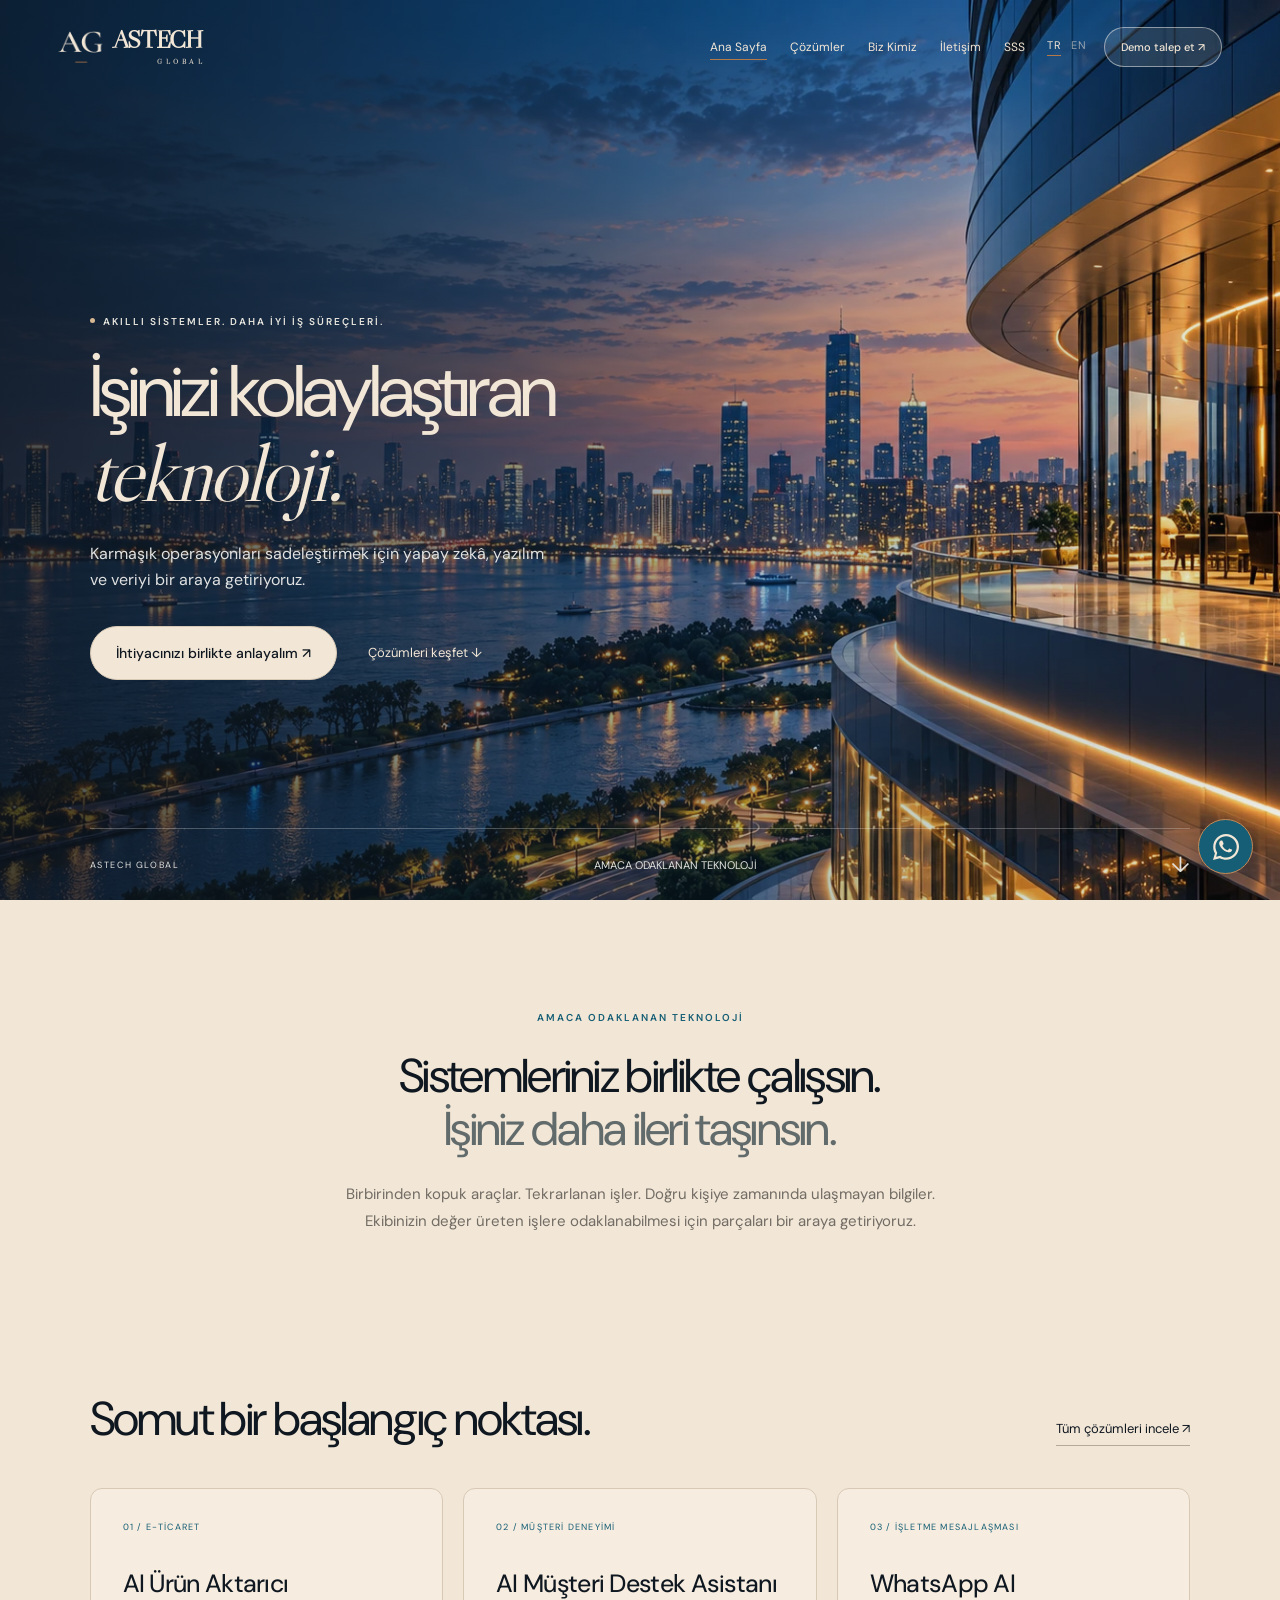
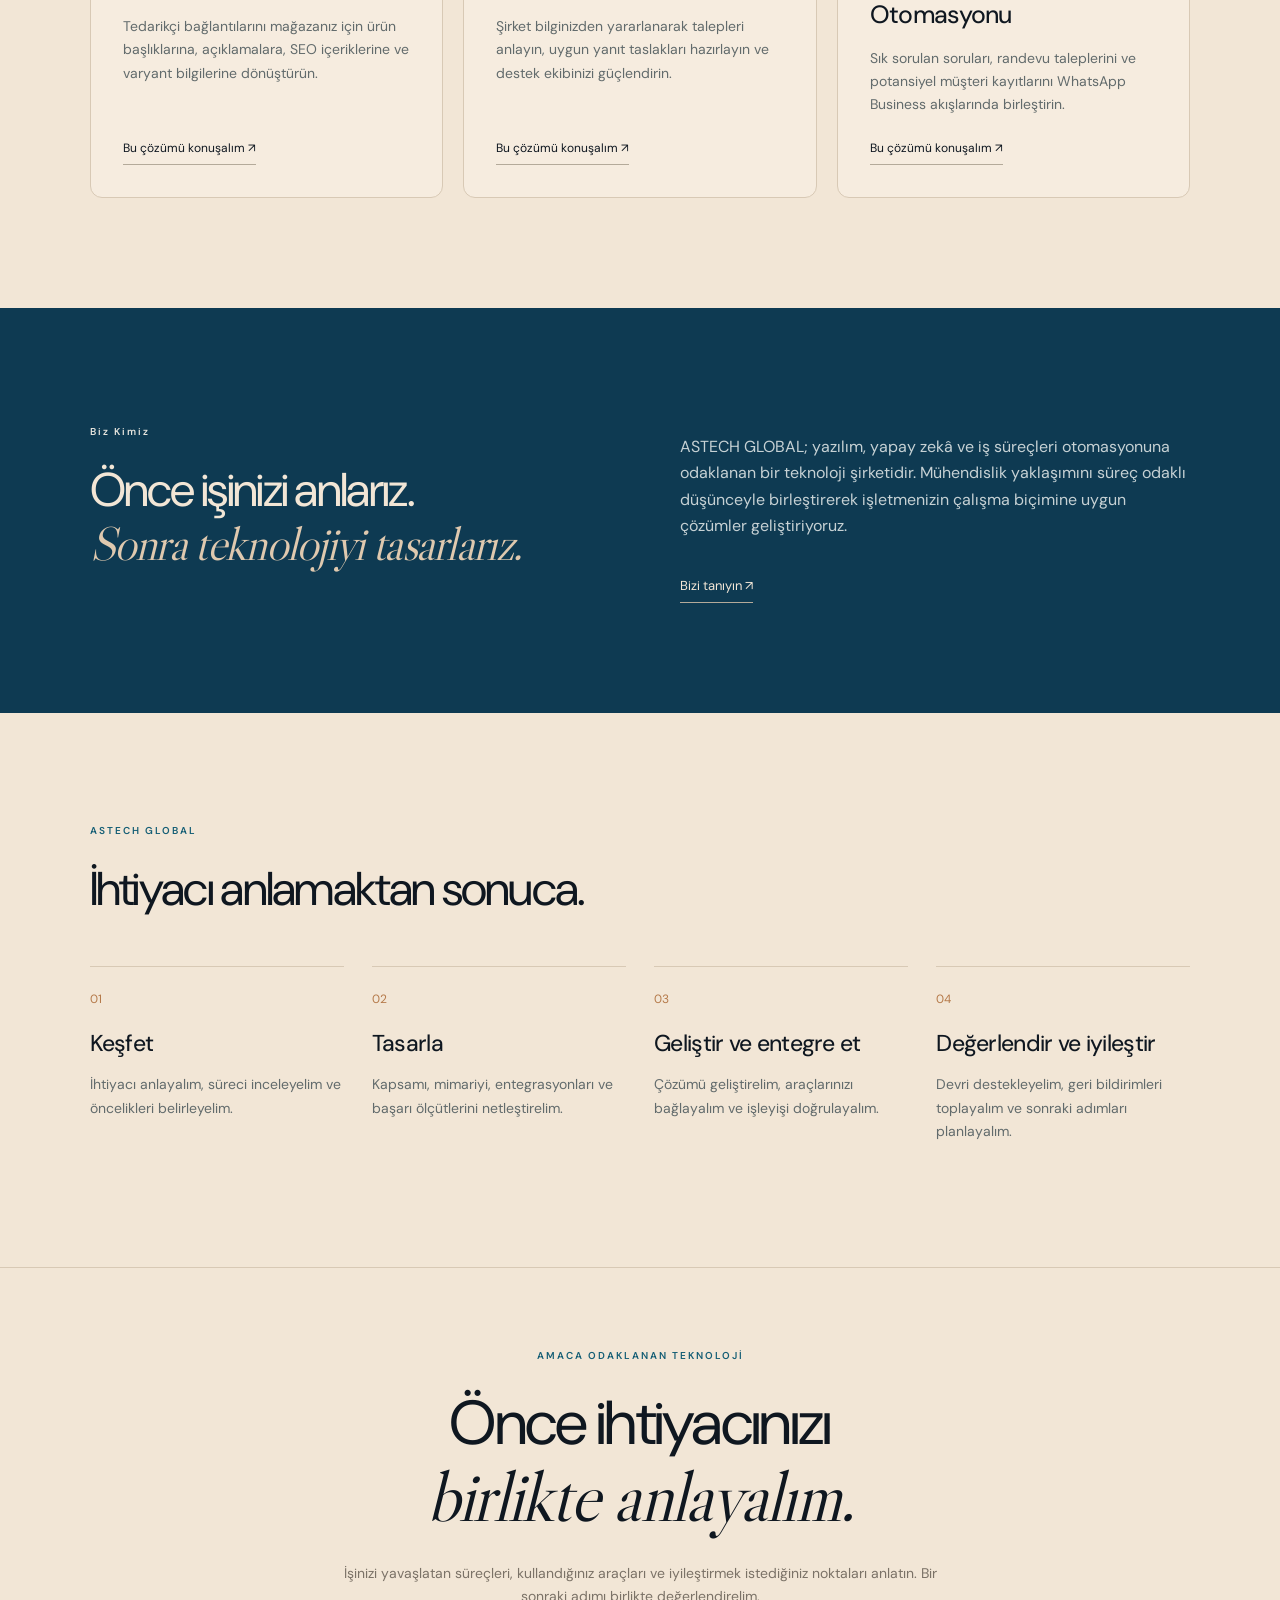
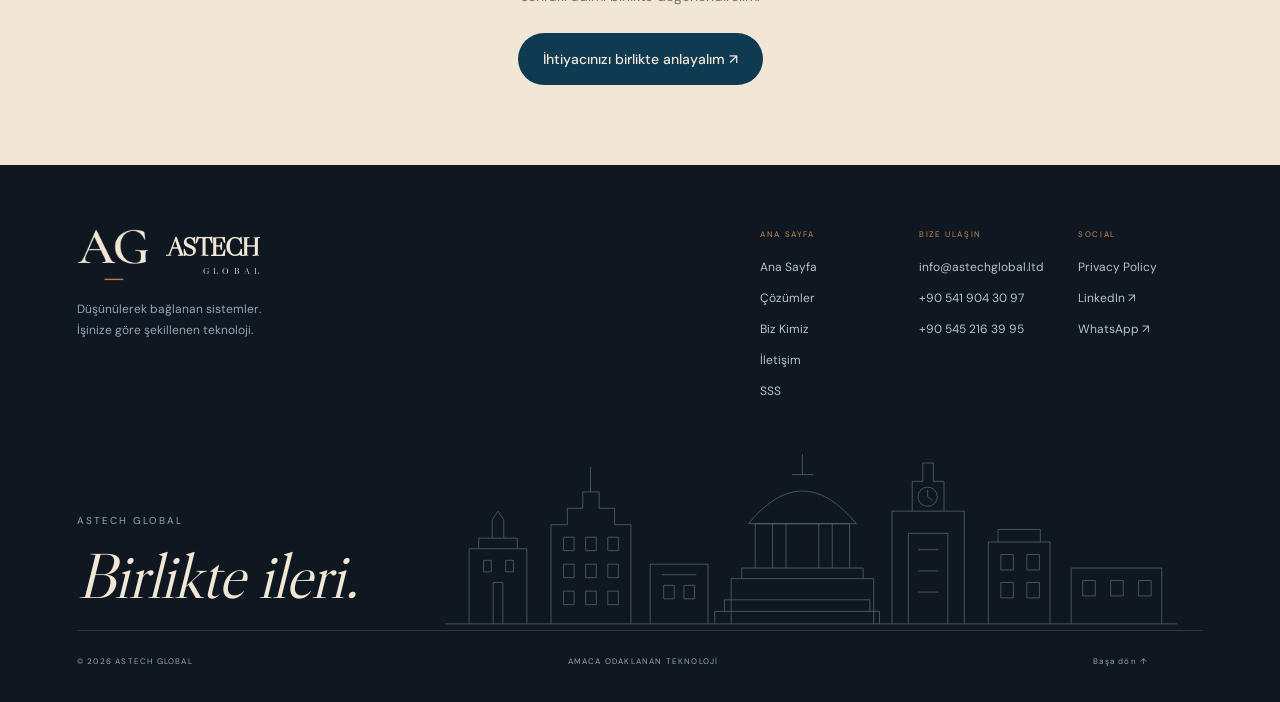
<file: public/index-tr.html>
<!doctype html><html lang="tr"><head><meta charset="utf-8"><meta name="viewport" content="width=device-width,initial-scale=1"><title>Ana Sayfa — ASTECH GLOBAL</title><meta name="description" content="Karmaşık operasyonları sadeleştirmek için yapay zekâ, yazılım ve veriyi bir araya getiriyoruz."><meta name="theme-color" content="#0f1720"><link rel="icon" type="image/svg+xml" sizes="any" href="favicon-ag.svg?v=20261109"><link rel="alternate" hreflang="en" href="index.html"><link rel="alternate" hreflang="tr" href="index-tr.html"><link rel="stylesheet" href="style.css"><link rel="stylesheet" href="corporate.css"></head><body id="top" class="home-page"><div class="brand-intro" aria-hidden="true"><span class="wordmark"><strong>ASTECH</strong><span>GLOBAL</span></span><i></i></div><a class="skip" href="#main">İçeriğe geç</a><header><a class="brand" href="index-tr.html" aria-label="ASTECH GLOBAL"><span class="brand-symbol"><img src="logo-ag.svg" alt="" width="48" height="35"></span><span class="wordmark"><strong>ASTECH</strong><span>GLOBAL</span></span></a><nav class="main-nav" id="main-nav" aria-label="Ana Sayfa"><a href="index-tr.html" aria-current="page">Ana Sayfa</a><a href="solutions-tr.html">Çözümler</a><a href="about-tr.html">Biz Kimiz</a><a href="contact-tr.html">İletişim</a><a href="faq-tr.html">SSS</a></nav><div class="header-actions"><div class="language-switch" aria-label="Language / Dil"><a href="index-tr.html" lang="tr" hreflang="tr" aria-current="true">TR</a><a href="index.html" lang="en" hreflang="en">EN</a></div><a class="button small dark demo-link" href="contact-tr.html?intent=demo">Demo talep et ↗</a><button class="menu-toggle" aria-expanded="false" aria-controls="main-nav" aria-label="Menüyü aç">☰</button></div></header><main id="main"><section class="hero"><div class="hero-inner"><div class="eyebrow light"><i></i>AKILLI SİSTEMLER. DAHA İYİ İŞ SÜREÇLERİ.</div><h1>İşinizi kolaylaştıran<br><em>teknoloji.</em></h1><p>Karmaşık operasyonları sadeleştirmek için yapay zekâ, yazılım ve veriyi bir araya getiriyoruz.</p><div class="actions"><a class="button white" href="contact-tr.html">İhtiyacınızı birlikte anlayalım ↗</a><a class="text-link" href="solutions-tr.html">Çözümleri keşfet ↓</a></div></div><div class="hero-bottom"><span>ASTECH GLOBAL</span><span>AMACA ODAKLANAN TEKNOLOJİ</span><a href="#intro" aria-label="Devam et">↓</a></div></section><section class="section intro" id="intro"><div class="eyebrow">AMACA ODAKLANAN TEKNOLOJİ</div><h2>Sistemleriniz birlikte çalışsın.<br><span>İşiniz daha ileri taşınsın.</span></h2><p class="lede">Birbirinden kopuk araçlar. Tekrarlanan işler. Doğru kişiye zamanında ulaşmayan bilgiler. Ekibinizin değer üreten işlere odaklanabilmesi için parçaları bir araya getiriyoruz.</p></section><section class="section featured"><div class="section-heading"><h2>Somut bir başlangıç noktası.</h2><a class="underlink" href="solutions-tr.html">Tüm çözümleri incele ↗</a></div><div class="service-cards"><article><span class="service-number">01 / E-TİCARET</span><h3>AI Ürün Aktarıcı</h3><p>Tedarikçi bağlantılarını mağazanız için ürün başlıklarına, açıklamalara, SEO içeriklerine ve varyant bilgilerine dönüştürün.</p><a class="underlink" href="contact-tr.html?solution=1">Bu çözümü konuşalım ↗</a></article><article><span class="service-number">02 / MÜŞTERİ DENEYİMİ</span><h3>AI Müşteri Destek Asistanı</h3><p>Şirket bilginizden yararlanarak talepleri anlayın, uygun yanıt taslakları hazırlayın ve destek ekibinizi güçlendirin.</p><a class="underlink" href="contact-tr.html?solution=2">Bu çözümü konuşalım ↗</a></article><article><span class="service-number">03 / İŞLETME MESAJLAŞMASI</span><h3>WhatsApp AI Otomasyonu</h3><p>Sık sorulan soruları, randevu taleplerini ve potansiyel müşteri kayıtlarını WhatsApp Business akışlarında birleştirin.</p><a class="underlink" href="contact-tr.html?solution=3">Bu çözümü konuşalım ↗</a></article></div></section><section class="about-band"><div class="section"><div><div class="eyebrow light">Biz Kimiz</div><h2>Önce işinizi anlarız.<br><em>Sonra teknolojiyi tasarlarız.</em></h2></div><div><p>ASTECH GLOBAL; yazılım, yapay zekâ ve iş süreçleri otomasyonuna odaklanan bir teknoloji şirketidir. Mühendislik yaklaşımını süreç odaklı düşünceyle birleştirerek işletmenizin çalışma biçimine uygun çözümler geliştiriyoruz.</p><a class="underlink" href="about-tr.html">Bizi tanıyın ↗</a></div></div></section><section class="section process-section"><div class="eyebrow">ASTECH GLOBAL</div><h2>İhtiyacı anlamaktan sonuca.</h2><div class="process-grid"><article><span>01</span><h3>Keşfet</h3><p>İhtiyacı anlayalım, süreci inceleyelim ve öncelikleri belirleyelim.</p></article><article><span>02</span><h3>Tasarla</h3><p>Kapsamı, mimariyi, entegrasyonları ve başarı ölçütlerini netleştirelim.</p></article><article><span>03</span><h3>Geliştir ve entegre et</h3><p>Çözümü geliştirelim, araçlarınızı bağlayalım ve işleyişi doğrulayalım.</p></article><article><span>04</span><h3>Değerlendir ve iyileştir</h3><p>Devri destekleyelim, geri bildirimleri toplayalım ve sonraki adımları planlayalım.</p></article></div></section><section class="section contact compact-contact"><div class="eyebrow">AMACA ODAKLANAN TEKNOLOJİ</div><h2>Önce ihtiyacınızı<br><em>birlikte anlayalım.</em></h2><p>İşinizi yavaşlatan süreçleri, kullandığınız araçları ve iyileştirmek istediğiniz noktaları anlatın. Bir sonraki adımı birlikte değerlendirelim.</p><a class="button dark" href="contact-tr.html">İhtiyacınızı birlikte anlayalım ↗</a></section></main><footer><div class="footer-top"><a class="footer-brand" href="index-tr.html"><img src="logo-ag.svg" width="90" height="64" alt="AG"><span class="wordmark"><strong>ASTECH</strong><span>GLOBAL</span></span><p>Düşünülerek bağlanan sistemler.<br>İşinize göre şekillenen teknoloji.</p></a><nav aria-label="Footer"><div><small>ANA SAYFA</small><a href="index-tr.html" aria-current="page">Ana Sayfa</a><a href="solutions-tr.html">Çözümler</a><a href="about-tr.html">Biz Kimiz</a><a href="contact-tr.html">İletişim</a><a href="faq-tr.html">SSS</a></div><div><small>BIZE ULAŞIN</small><a href="mailto:info@astechglobal.ltd">info@astechglobal.ltd</a><a href="tel:+905419043097">+90 541 904 30 97</a><a href="tel:+905452163995">+90 545 216 39 95</a></div><div><small>SOCIAL</small><a href="privacy-policy/">Privacy Policy</a><a href="https://www.linkedin.com/company/astechglobal-ltd" target="_blank" rel="noopener noreferrer">LinkedIn ↗</a><a href="https://wa.me/905452163995" target="_blank" rel="noopener noreferrer">WhatsApp ↗</a></div></nav></div><div class="footer-landscape"><span>ASTECH GLOBAL<br><em>Birlikte ileri.</em></span><svg viewBox="0 0 760 200" fill="none" xmlns="http://www.w3.org/2000/svg" aria-hidden="true"><g stroke="currentColor" stroke-width=".8"><path d="M0 194H760M25 194V116H85V194M35 116V105H75V116M49 105V86L55 77L61 86V105M110 194V91H127V74H143V57H160V74H176V91H193V194M151 57V31M213 194V132H273V194M225 143H261M297 194V147H445V194M308 147V136H434V147M322 136V90H420V136M315 90Q371 22 427 90ZM371 39V18M360 39H382M340 90V136M354 90V136M388 90V136M402 90V136M464 194V77H485V46H496V27H507V46H518V77H539V194M485 77H518M481 194V100H522V194M491 117H512M491 139H512M491 161H512M564 194V109H628V194M574 109V96H618V109M650 194V136H744V194M50 194V151H60V194"/><circle cx="501" cy="62" r="10"/><path d="M501 55V62L506 66M40 128H48V140H40ZM63 128H71V140H63ZM123 104H134V118H123ZM146 104H157V118H146ZM169 104H180V118H169ZM123 132H134V146H123ZM146 132H157V146H146ZM169 132H180V146H169ZM123 160H134V174H123ZM146 160H157V174H146ZM169 160H180V174H169ZM227 154H238V168H227ZM248 154H259V168H248ZM577 122H590V138H577ZM604 122H617V138H604ZM577 151H590V167H577ZM604 151H617V167H604ZM662 149H675V165H662ZM691 149H704V165H691ZM720 149H733V165H720Z"/><path d="M280 194V181H451V194M290 181V169H441V181"/></g></svg></div><div class="footer-bottom"><span>© 2026 ASTECH GLOBAL</span><span>AMACA ODAKLANAN TEKNOLOJİ</span><a href="#top">Başa dön ↑</a></div></footer><a class="whatsapp-float" href="https://wa.me/905452163995" target="_blank" rel="noopener noreferrer" aria-label="WhatsApp üzerinden Astech Global ile iletişim"><svg viewBox="0 0 24 24" fill="currentColor" aria-hidden="true"><path d="M20.5 3.5A11.8 11.8 0 0 0 12.1 0C5.5 0 .2 5.3.2 11.9c0 2.1.5 4.1 1.6 5.9L0 24l6.4-1.7c1.7.9 3.7 1.4 5.7 1.4 6.6 0 11.9-5.3 11.9-11.9 0-3.2-1.2-6.1-3.5-8.3ZM12.1 21.7c-1.8 0-3.5-.5-5-1.4l-.4-.2-3.8 1 1-3.7-.2-.4a9.8 9.8 0 1 1 8.4 4.7Zm5.4-7.3c-.3-.1-1.7-.8-2-.9-.3-.1-.5-.1-.7.2l-.9 1.1c-.2.2-.4.2-.7.1-1.9-.9-3.1-1.7-4.4-3.9-.3-.5.3-.5.9-1.8.1-.2 0-.4 0-.6l-.9-2.1c-.2-.5-.5-.5-.7-.5h-.6c-.2 0-.6.1-.8.4-.3.3-1 1-1 2.4s1 2.8 1.2 3c.1.2 2 3.1 5 4.4 1.8.8 2.6.9 3.6.7.6-.1 1.7-.7 1.9-1.4.2-.7.2-1.2.2-1.4-.1-.1-.3-.2-.6-.3Z"/></svg></a><script src="corporate.js"></script></body></html>
</file>
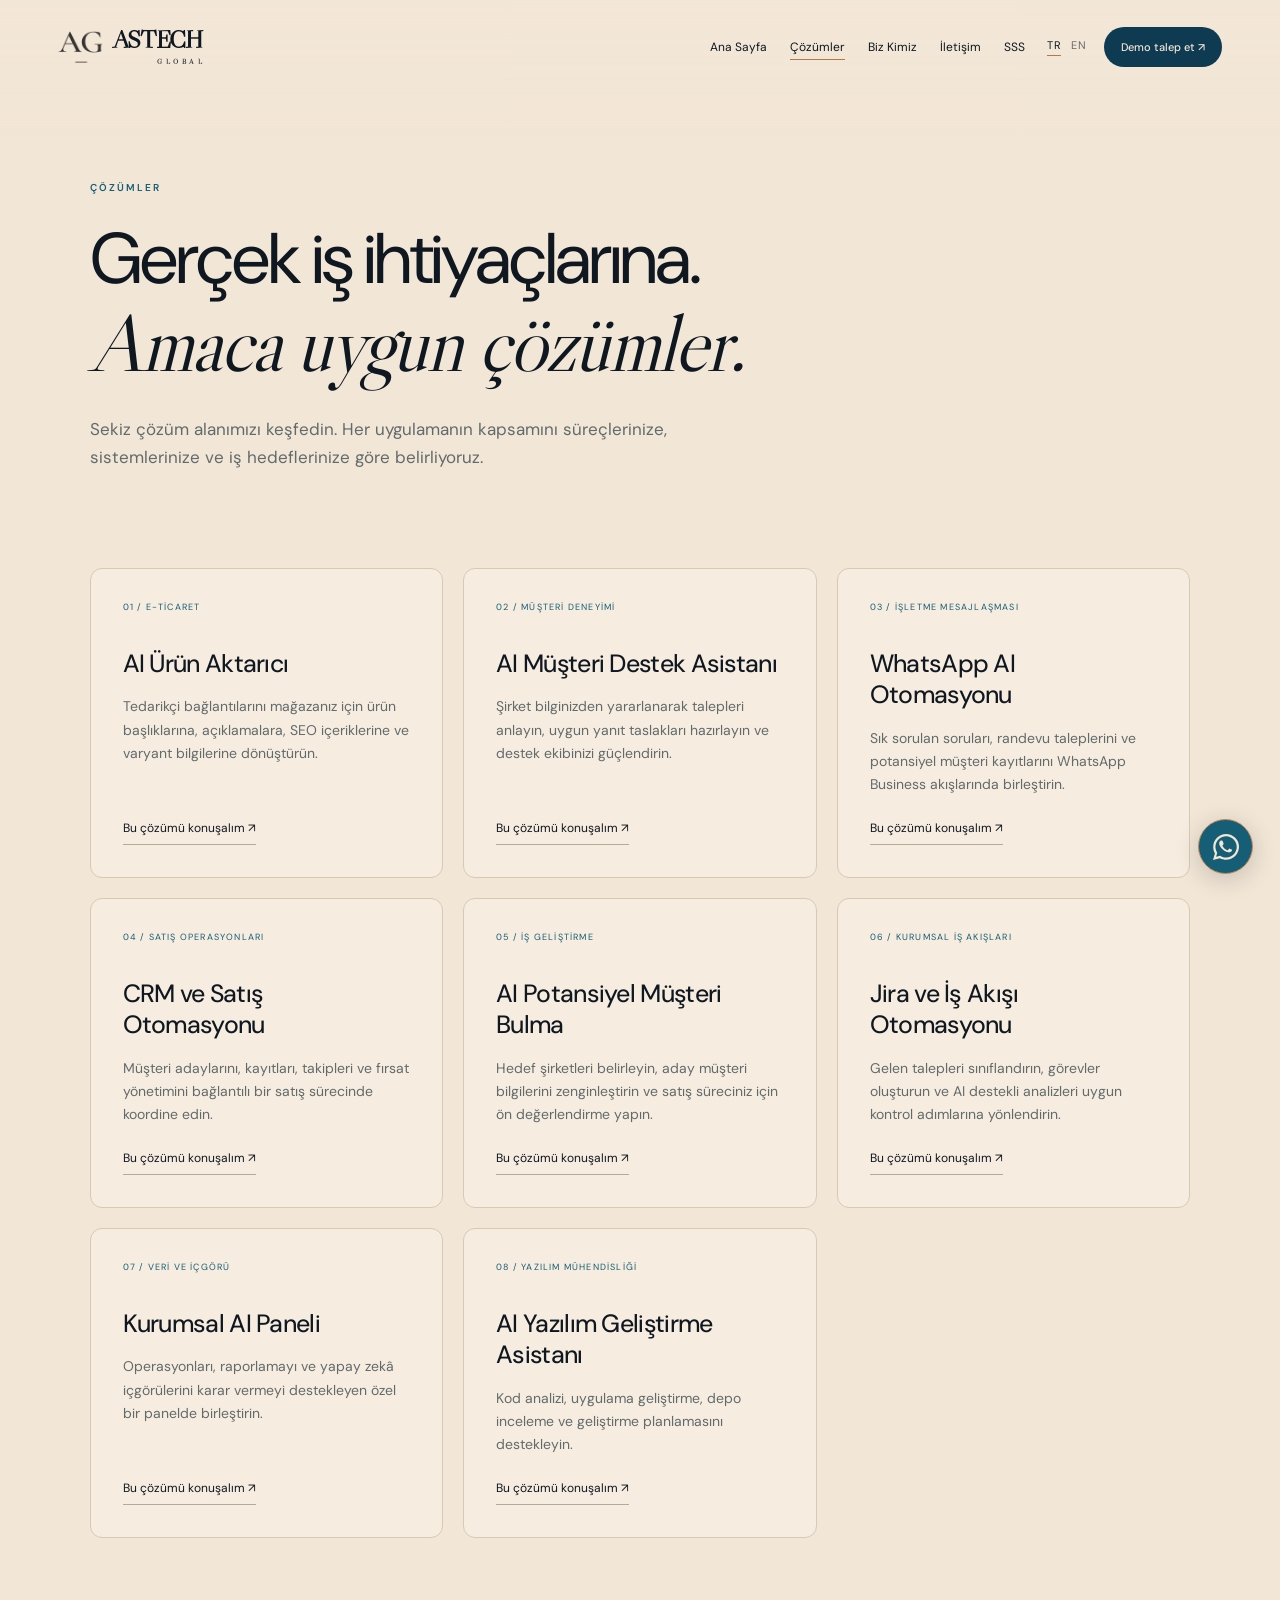
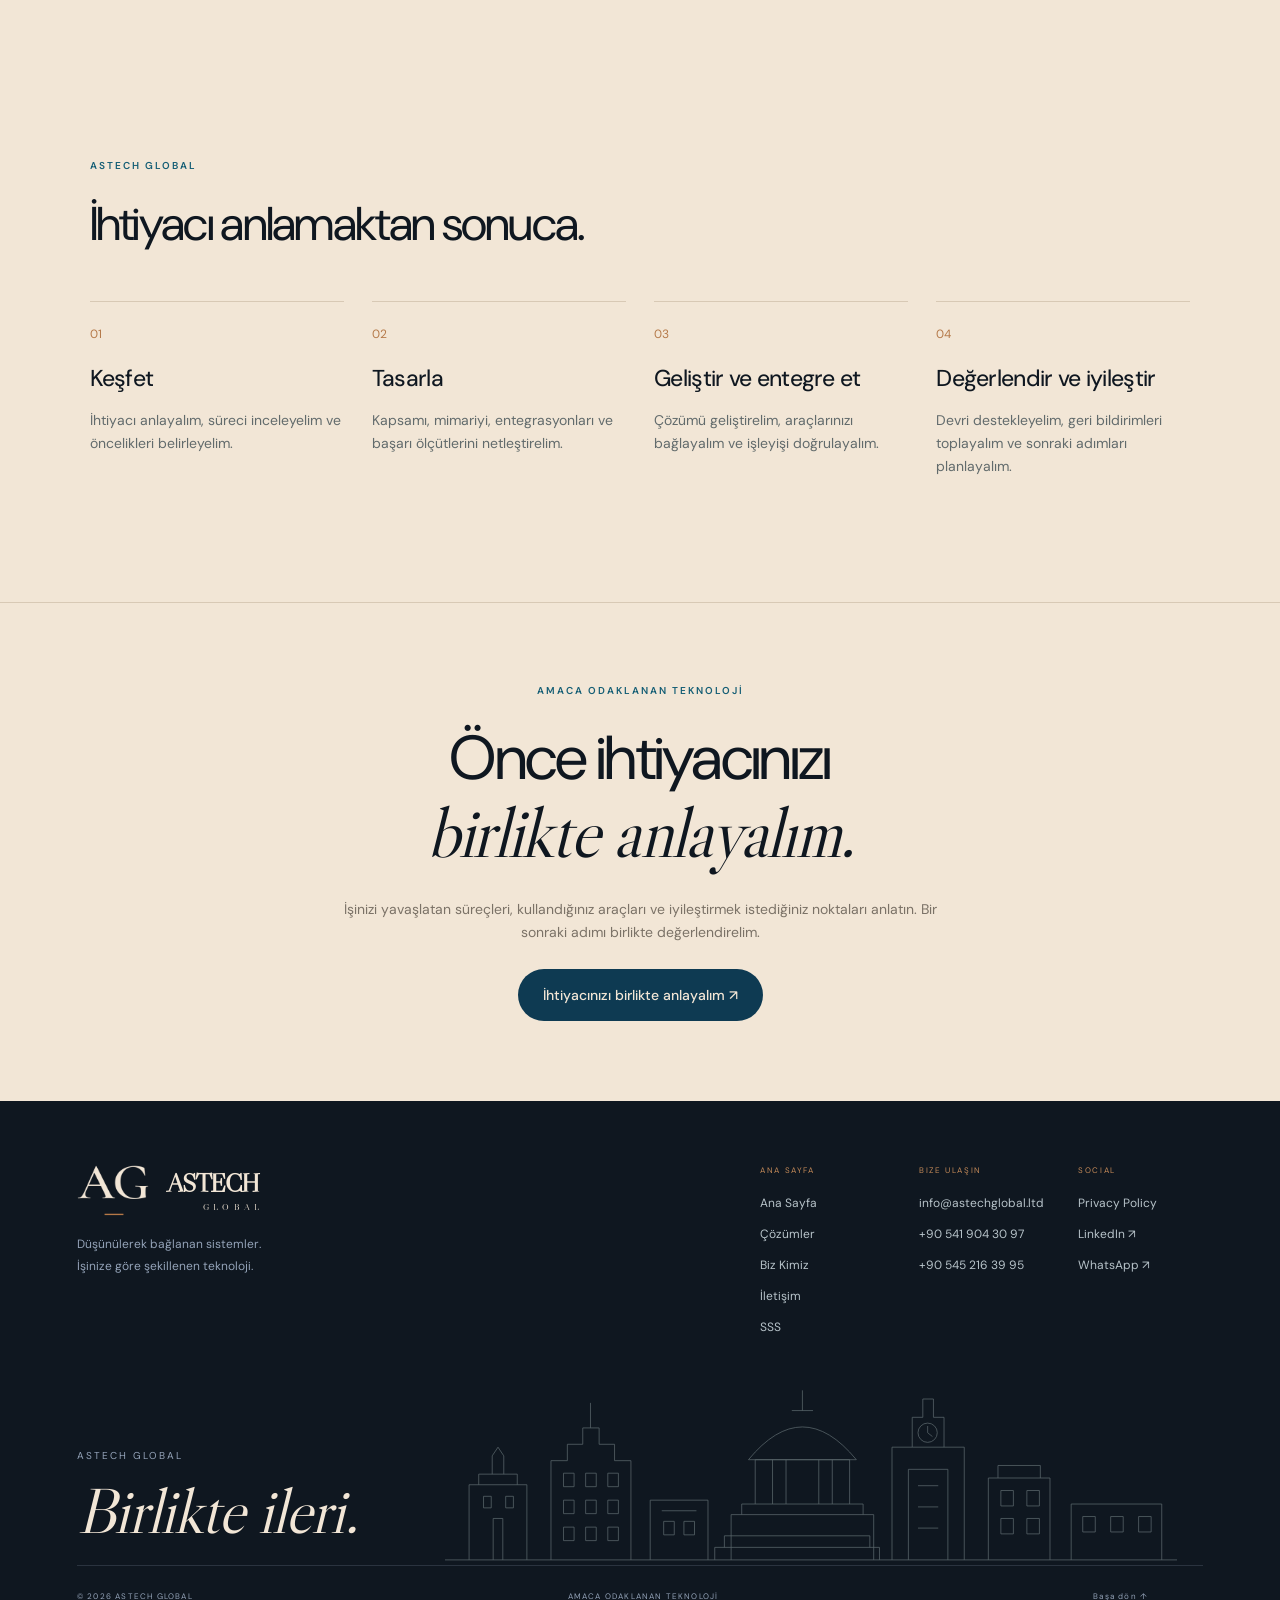
<file: public/solutions-tr.html>
<!doctype html><html lang="tr"><head><meta charset="utf-8"><meta name="viewport" content="width=device-width,initial-scale=1"><title>Çözümler — ASTECH GLOBAL</title><meta name="description" content="Sekiz çözüm alanımızı keşfedin. Her uygulamanın kapsamını süreçlerinize, sistemlerinize ve iş hedeflerinize göre belirliyoruz."><meta name="theme-color" content="#0f1720"><link rel="icon" type="image/svg+xml" sizes="any" href="favicon-ag.svg?v=20261109"><link rel="alternate" hreflang="en" href="solutions.html"><link rel="alternate" hreflang="tr" href="solutions-tr.html"><link rel="stylesheet" href="style.css"><link rel="stylesheet" href="corporate.css"></head><body id="top" class="inner-page"><a class="skip" href="#main">İçeriğe geç</a><header><a class="brand" href="index-tr.html" aria-label="ASTECH GLOBAL"><span class="brand-symbol"><img src="logo-ag.svg" alt="" width="48" height="35"></span><span class="wordmark"><strong>ASTECH</strong><span>GLOBAL</span></span></a><nav class="main-nav" id="main-nav" aria-label="Çözümler"><a href="index-tr.html">Ana Sayfa</a><a href="solutions-tr.html" aria-current="page">Çözümler</a><a href="about-tr.html">Biz Kimiz</a><a href="contact-tr.html">İletişim</a><a href="faq-tr.html">SSS</a></nav><div class="header-actions"><div class="language-switch" aria-label="Language / Dil"><a href="solutions-tr.html" lang="tr" hreflang="tr" aria-current="true">TR</a><a href="solutions.html" lang="en" hreflang="en">EN</a></div><a class="button small dark demo-link" href="contact-tr.html?intent=demo">Demo talep et ↗</a><button class="menu-toggle" aria-expanded="false" aria-controls="main-nav" aria-label="Menüyü aç">☰</button></div></header><main id="main"><section class="page-hero section"><div class="eyebrow">ÇÖZÜMLER</div><h1>Gerçek iş ihtiyaçlarına.<br><em>Amaca uygun çözümler.</em></h1><p>Sekiz çözüm alanımızı keşfedin. Her uygulamanın kapsamını süreçlerinize, sistemlerinize ve iş hedeflerinize göre belirliyoruz.</p></section><section class="section page-content"><div class="service-cards"><article><span class="service-number">01 / E-TİCARET</span><h3>AI Ürün Aktarıcı</h3><p>Tedarikçi bağlantılarını mağazanız için ürün başlıklarına, açıklamalara, SEO içeriklerine ve varyant bilgilerine dönüştürün.</p><a class="underlink" href="contact-tr.html?solution=1">Bu çözümü konuşalım ↗</a></article><article><span class="service-number">02 / MÜŞTERİ DENEYİMİ</span><h3>AI Müşteri Destek Asistanı</h3><p>Şirket bilginizden yararlanarak talepleri anlayın, uygun yanıt taslakları hazırlayın ve destek ekibinizi güçlendirin.</p><a class="underlink" href="contact-tr.html?solution=2">Bu çözümü konuşalım ↗</a></article><article><span class="service-number">03 / İŞLETME MESAJLAŞMASI</span><h3>WhatsApp AI Otomasyonu</h3><p>Sık sorulan soruları, randevu taleplerini ve potansiyel müşteri kayıtlarını WhatsApp Business akışlarında birleştirin.</p><a class="underlink" href="contact-tr.html?solution=3">Bu çözümü konuşalım ↗</a></article><article><span class="service-number">04 / SATIŞ OPERASYONLARI</span><h3>CRM ve Satış Otomasyonu</h3><p>Müşteri adaylarını, kayıtları, takipleri ve fırsat yönetimini bağlantılı bir satış sürecinde koordine edin.</p><a class="underlink" href="contact-tr.html?solution=4">Bu çözümü konuşalım ↗</a></article><article><span class="service-number">05 / İŞ GELİŞTİRME</span><h3>AI Potansiyel Müşteri Bulma</h3><p>Hedef şirketleri belirleyin, aday müşteri bilgilerini zenginleştirin ve satış süreciniz için ön değerlendirme yapın.</p><a class="underlink" href="contact-tr.html?solution=5">Bu çözümü konuşalım ↗</a></article><article><span class="service-number">06 / KURUMSAL İŞ AKIŞLARI</span><h3>Jira ve İş Akışı Otomasyonu</h3><p>Gelen talepleri sınıflandırın, görevler oluşturun ve AI destekli analizleri uygun kontrol adımlarına yönlendirin.</p><a class="underlink" href="contact-tr.html?solution=6">Bu çözümü konuşalım ↗</a></article><article><span class="service-number">07 / VERİ VE İÇGÖRÜ</span><h3>Kurumsal AI Paneli</h3><p>Operasyonları, raporlamayı ve yapay zekâ içgörülerini karar vermeyi destekleyen özel bir panelde birleştirin.</p><a class="underlink" href="contact-tr.html?solution=7">Bu çözümü konuşalım ↗</a></article><article><span class="service-number">08 / YAZILIM MÜHENDİSLİĞİ</span><h3>AI Yazılım Geliştirme Asistanı</h3><p>Kod analizi, uygulama geliştirme, depo inceleme ve geliştirme planlamasını destekleyin.</p><a class="underlink" href="contact-tr.html?solution=8">Bu çözümü konuşalım ↗</a></article></div></section><section class="section process-section"><div class="eyebrow">ASTECH GLOBAL</div><h2>İhtiyacı anlamaktan sonuca.</h2><div class="process-grid"><article><span>01</span><h3>Keşfet</h3><p>İhtiyacı anlayalım, süreci inceleyelim ve öncelikleri belirleyelim.</p></article><article><span>02</span><h3>Tasarla</h3><p>Kapsamı, mimariyi, entegrasyonları ve başarı ölçütlerini netleştirelim.</p></article><article><span>03</span><h3>Geliştir ve entegre et</h3><p>Çözümü geliştirelim, araçlarınızı bağlayalım ve işleyişi doğrulayalım.</p></article><article><span>04</span><h3>Değerlendir ve iyileştir</h3><p>Devri destekleyelim, geri bildirimleri toplayalım ve sonraki adımları planlayalım.</p></article></div></section><section class="section contact compact-contact"><div class="eyebrow">AMACA ODAKLANAN TEKNOLOJİ</div><h2>Önce ihtiyacınızı<br><em>birlikte anlayalım.</em></h2><p>İşinizi yavaşlatan süreçleri, kullandığınız araçları ve iyileştirmek istediğiniz noktaları anlatın. Bir sonraki adımı birlikte değerlendirelim.</p><a class="button dark" href="contact-tr.html">İhtiyacınızı birlikte anlayalım ↗</a></section></main><footer><div class="footer-top"><a class="footer-brand" href="index-tr.html"><img src="logo-ag.svg" width="90" height="64" alt="AG"><span class="wordmark"><strong>ASTECH</strong><span>GLOBAL</span></span><p>Düşünülerek bağlanan sistemler.<br>İşinize göre şekillenen teknoloji.</p></a><nav aria-label="Footer"><div><small>ANA SAYFA</small><a href="index-tr.html">Ana Sayfa</a><a href="solutions-tr.html" aria-current="page">Çözümler</a><a href="about-tr.html">Biz Kimiz</a><a href="contact-tr.html">İletişim</a><a href="faq-tr.html">SSS</a></div><div><small>BIZE ULAŞIN</small><a href="mailto:info@astechglobal.ltd">info@astechglobal.ltd</a><a href="tel:+905419043097">+90 541 904 30 97</a><a href="tel:+905452163995">+90 545 216 39 95</a></div><div><small>SOCIAL</small><a href="privacy-policy/">Privacy Policy</a><a href="https://www.linkedin.com/company/astechglobal-ltd" target="_blank" rel="noopener noreferrer">LinkedIn ↗</a><a href="https://wa.me/905452163995" target="_blank" rel="noopener noreferrer">WhatsApp ↗</a></div></nav></div><div class="footer-landscape"><span>ASTECH GLOBAL<br><em>Birlikte ileri.</em></span><svg viewBox="0 0 760 200" fill="none" xmlns="http://www.w3.org/2000/svg" aria-hidden="true"><g stroke="currentColor" stroke-width=".8"><path d="M0 194H760M25 194V116H85V194M35 116V105H75V116M49 105V86L55 77L61 86V105M110 194V91H127V74H143V57H160V74H176V91H193V194M151 57V31M213 194V132H273V194M225 143H261M297 194V147H445V194M308 147V136H434V147M322 136V90H420V136M315 90Q371 22 427 90ZM371 39V18M360 39H382M340 90V136M354 90V136M388 90V136M402 90V136M464 194V77H485V46H496V27H507V46H518V77H539V194M485 77H518M481 194V100H522V194M491 117H512M491 139H512M491 161H512M564 194V109H628V194M574 109V96H618V109M650 194V136H744V194M50 194V151H60V194"/><circle cx="501" cy="62" r="10"/><path d="M501 55V62L506 66M40 128H48V140H40ZM63 128H71V140H63ZM123 104H134V118H123ZM146 104H157V118H146ZM169 104H180V118H169ZM123 132H134V146H123ZM146 132H157V146H146ZM169 132H180V146H169ZM123 160H134V174H123ZM146 160H157V174H146ZM169 160H180V174H169ZM227 154H238V168H227ZM248 154H259V168H248ZM577 122H590V138H577ZM604 122H617V138H604ZM577 151H590V167H577ZM604 151H617V167H604ZM662 149H675V165H662ZM691 149H704V165H691ZM720 149H733V165H720Z"/><path d="M280 194V181H451V194M290 181V169H441V181"/></g></svg></div><div class="footer-bottom"><span>© 2026 ASTECH GLOBAL</span><span>AMACA ODAKLANAN TEKNOLOJİ</span><a href="#top">Başa dön ↑</a></div></footer><a class="whatsapp-float" href="https://wa.me/905452163995" target="_blank" rel="noopener noreferrer" aria-label="WhatsApp üzerinden Astech Global ile iletişim"><svg viewBox="0 0 24 24" fill="currentColor" aria-hidden="true"><path d="M20.5 3.5A11.8 11.8 0 0 0 12.1 0C5.5 0 .2 5.3.2 11.9c0 2.1.5 4.1 1.6 5.9L0 24l6.4-1.7c1.7.9 3.7 1.4 5.7 1.4 6.6 0 11.9-5.3 11.9-11.9 0-3.2-1.2-6.1-3.5-8.3ZM12.1 21.7c-1.8 0-3.5-.5-5-1.4l-.4-.2-3.8 1 1-3.7-.2-.4a9.8 9.8 0 1 1 8.4 4.7Zm5.4-7.3c-.3-.1-1.7-.8-2-.9-.3-.1-.5-.1-.7.2l-.9 1.1c-.2.2-.4.2-.7.1-1.9-.9-3.1-1.7-4.4-3.9-.3-.5.3-.5.9-1.8.1-.2 0-.4 0-.6l-.9-2.1c-.2-.5-.5-.5-.7-.5h-.6c-.2 0-.6.1-.8.4-.3.3-1 1-1 2.4s1 2.8 1.2 3c.1.2 2 3.1 5 4.4 1.8.8 2.6.9 3.6.7.6-.1 1.7-.7 1.9-1.4.2-.7.2-1.2.2-1.4-.1-.1-.3-.2-.6-.3Z"/></svg></a><script src="corporate.js"></script></body></html>
</file>
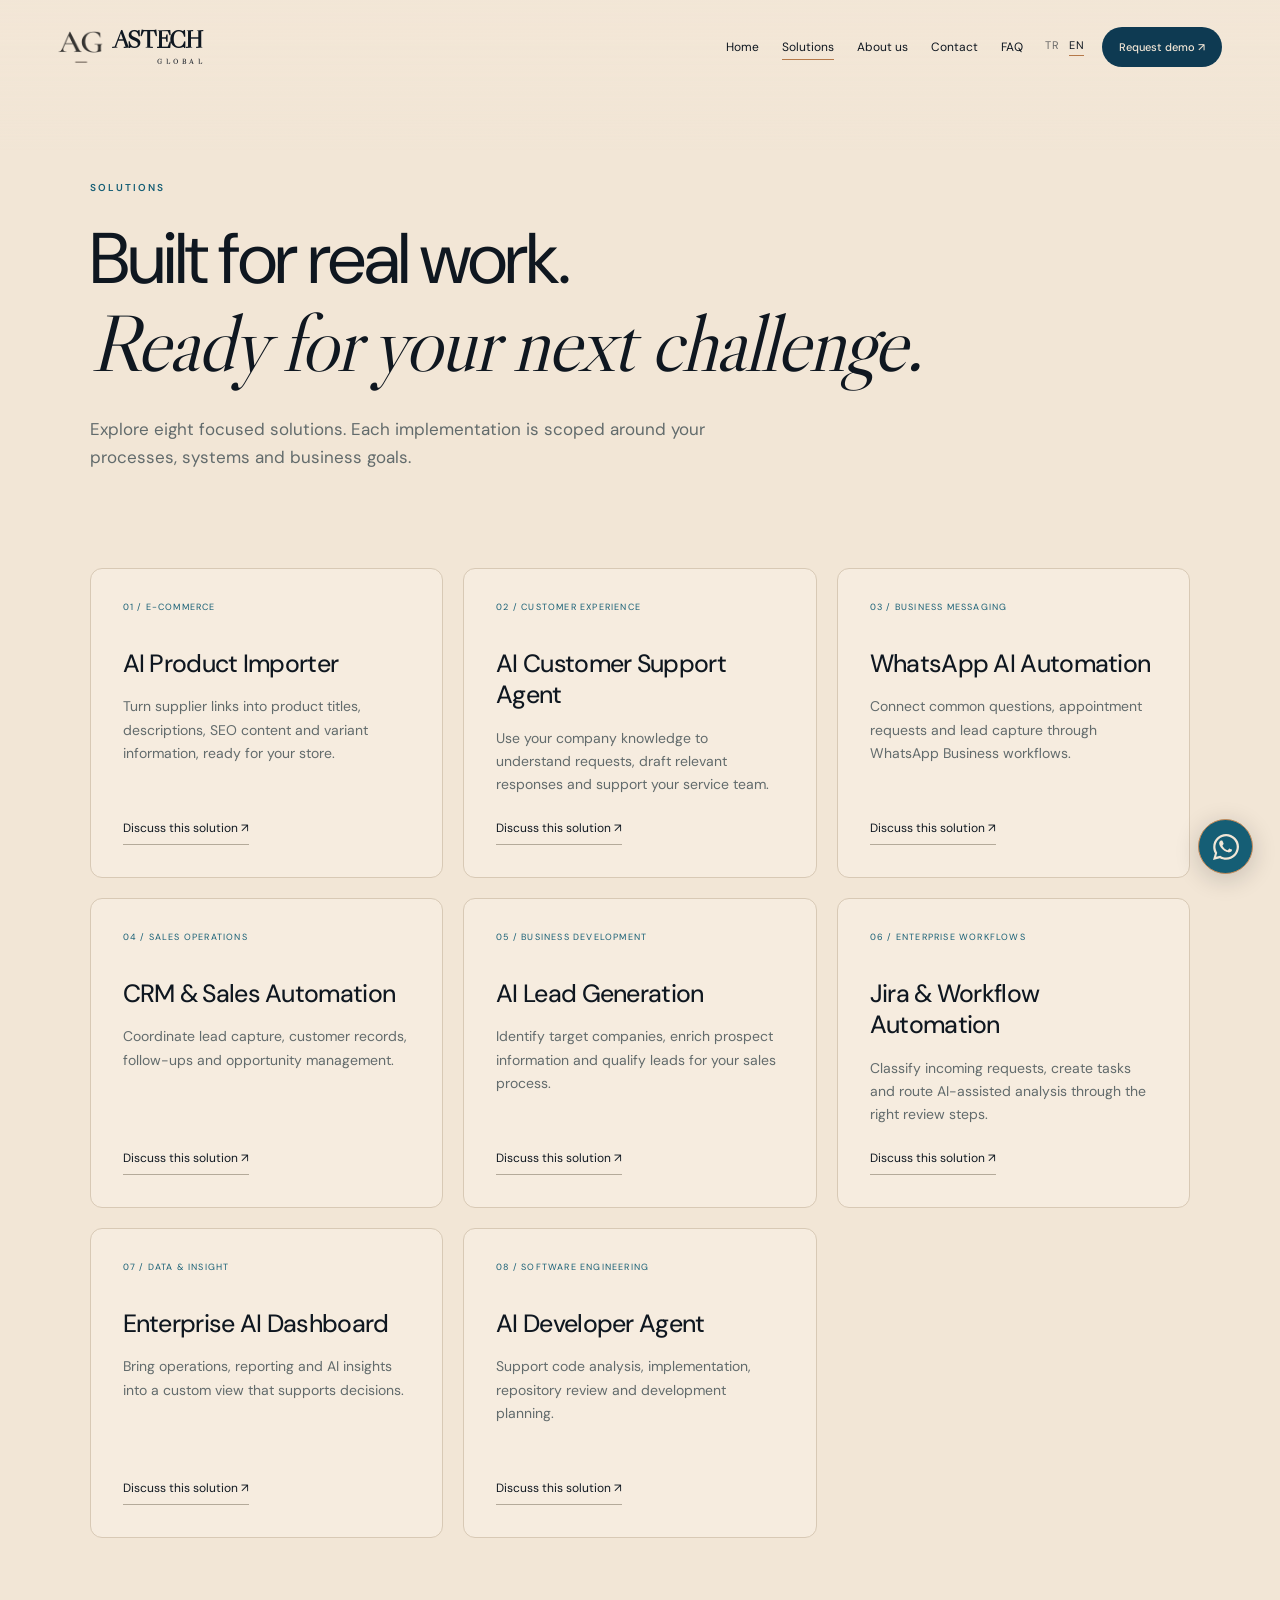
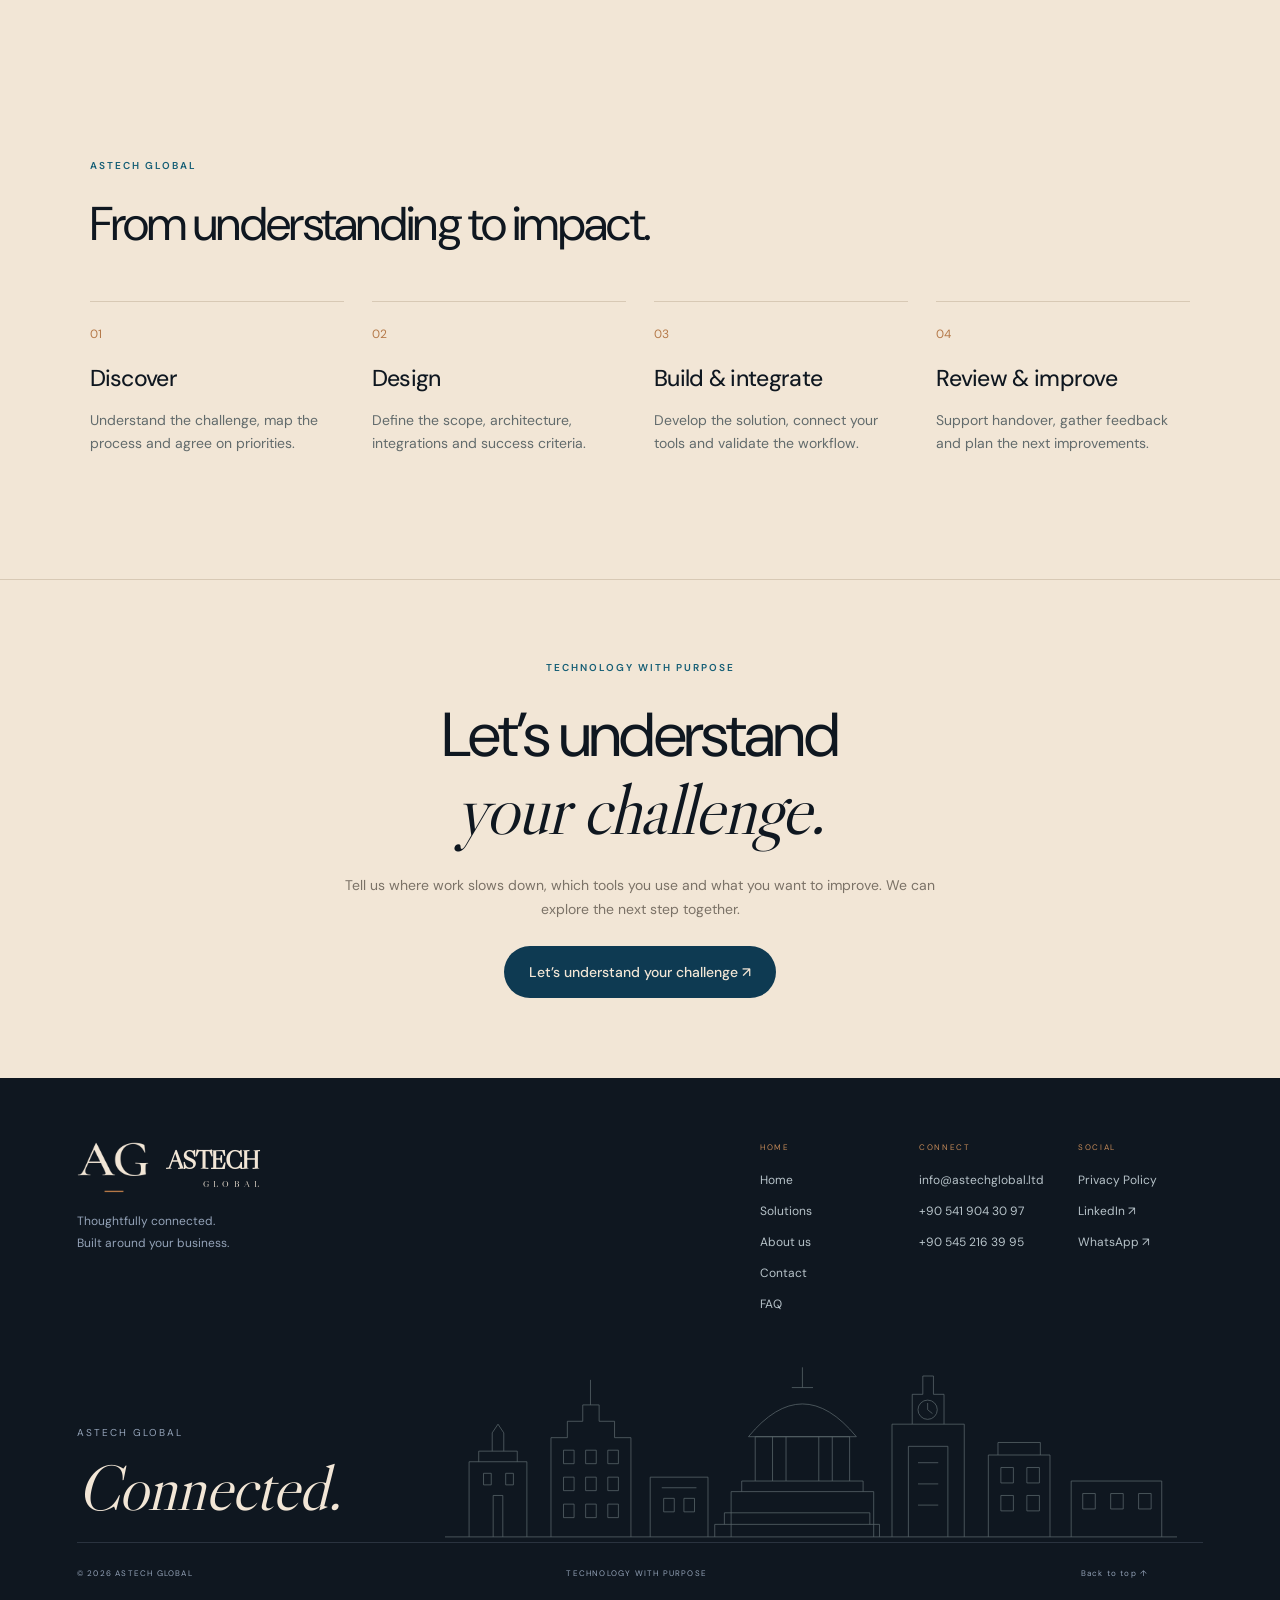
<file: public/solutions.html>
<!doctype html><html lang="en"><head><meta charset="utf-8"><meta name="viewport" content="width=device-width,initial-scale=1"><title>Solutions — ASTECH GLOBAL</title><meta name="description" content="Explore eight focused solutions. Each implementation is scoped around your processes, systems and business goals."><meta name="theme-color" content="#0f1720"><link rel="icon" type="image/svg+xml" sizes="any" href="favicon-ag.svg?v=20261109"><link rel="alternate" hreflang="en" href="solutions.html"><link rel="alternate" hreflang="tr" href="solutions-tr.html"><link rel="stylesheet" href="style.css"><link rel="stylesheet" href="corporate.css"></head><body id="top" class="inner-page"><a class="skip" href="#main">Skip to content</a><header><a class="brand" href="index.html" aria-label="ASTECH GLOBAL"><span class="brand-symbol"><img src="logo-ag.svg" alt="" width="48" height="35"></span><span class="wordmark"><strong>ASTECH</strong><span>GLOBAL</span></span></a><nav class="main-nav" id="main-nav" aria-label="Solutions"><a href="index.html">Home</a><a href="solutions.html" aria-current="page">Solutions</a><a href="about.html">About us</a><a href="contact.html">Contact</a><a href="faq.html">FAQ</a></nav><div class="header-actions"><div class="language-switch" aria-label="Language / Dil"><a href="solutions-tr.html" lang="tr" hreflang="tr">TR</a><a href="solutions.html" lang="en" hreflang="en" aria-current="true">EN</a></div><a class="button small dark demo-link" href="contact.html?intent=demo">Request demo ↗</a><button class="menu-toggle" aria-expanded="false" aria-controls="main-nav" aria-label="Open menu">☰</button></div></header><main id="main"><section class="page-hero section"><div class="eyebrow">SOLUTIONS</div><h1>Built for real work.<br><em>Ready for your next challenge.</em></h1><p>Explore eight focused solutions. Each implementation is scoped around your processes, systems and business goals.</p></section><section class="section page-content"><div class="service-cards"><article><span class="service-number">01 / E-COMMERCE</span><h3>AI Product Importer</h3><p>Turn supplier links into product titles, descriptions, SEO content and variant information, ready for your store.</p><a class="underlink" href="contact.html?solution=1">Discuss this solution ↗</a></article><article><span class="service-number">02 / CUSTOMER EXPERIENCE</span><h3>AI Customer Support Agent</h3><p>Use your company knowledge to understand requests, draft relevant responses and support your service team.</p><a class="underlink" href="contact.html?solution=2">Discuss this solution ↗</a></article><article><span class="service-number">03 / BUSINESS MESSAGING</span><h3>WhatsApp AI Automation</h3><p>Connect common questions, appointment requests and lead capture through WhatsApp Business workflows.</p><a class="underlink" href="contact.html?solution=3">Discuss this solution ↗</a></article><article><span class="service-number">04 / SALES OPERATIONS</span><h3>CRM & Sales Automation</h3><p>Coordinate lead capture, customer records, follow-ups and opportunity management.</p><a class="underlink" href="contact.html?solution=4">Discuss this solution ↗</a></article><article><span class="service-number">05 / BUSINESS DEVELOPMENT</span><h3>AI Lead Generation</h3><p>Identify target companies, enrich prospect information and qualify leads for your sales process.</p><a class="underlink" href="contact.html?solution=5">Discuss this solution ↗</a></article><article><span class="service-number">06 / ENTERPRISE WORKFLOWS</span><h3>Jira & Workflow Automation</h3><p>Classify incoming requests, create tasks and route AI-assisted analysis through the right review steps.</p><a class="underlink" href="contact.html?solution=6">Discuss this solution ↗</a></article><article><span class="service-number">07 / DATA & INSIGHT</span><h3>Enterprise AI Dashboard</h3><p>Bring operations, reporting and AI insights into a custom view that supports decisions.</p><a class="underlink" href="contact.html?solution=7">Discuss this solution ↗</a></article><article><span class="service-number">08 / SOFTWARE ENGINEERING</span><h3>AI Developer Agent</h3><p>Support code analysis, implementation, repository review and development planning.</p><a class="underlink" href="contact.html?solution=8">Discuss this solution ↗</a></article></div></section><section class="section process-section"><div class="eyebrow">ASTECH GLOBAL</div><h2>From understanding to impact.</h2><div class="process-grid"><article><span>01</span><h3>Discover</h3><p>Understand the challenge, map the process and agree on priorities.</p></article><article><span>02</span><h3>Design</h3><p>Define the scope, architecture, integrations and success criteria.</p></article><article><span>03</span><h3>Build & integrate</h3><p>Develop the solution, connect your tools and validate the workflow.</p></article><article><span>04</span><h3>Review & improve</h3><p>Support handover, gather feedback and plan the next improvements.</p></article></div></section><section class="section contact compact-contact"><div class="eyebrow">TECHNOLOGY WITH PURPOSE</div><h2>Let’s understand<br><em>your challenge.</em></h2><p>Tell us where work slows down, which tools you use and what you want to improve. We can explore the next step together.</p><a class="button dark" href="contact.html">Let’s understand your challenge ↗</a></section></main><footer><div class="footer-top"><a class="footer-brand" href="index.html"><img src="logo-ag.svg" width="90" height="64" alt="AG"><span class="wordmark"><strong>ASTECH</strong><span>GLOBAL</span></span><p>Thoughtfully connected.<br>Built around your business.</p></a><nav aria-label="Footer"><div><small>HOME</small><a href="index.html">Home</a><a href="solutions.html" aria-current="page">Solutions</a><a href="about.html">About us</a><a href="contact.html">Contact</a><a href="faq.html">FAQ</a></div><div><small>CONNECT</small><a href="mailto:info@astechglobal.ltd">info@astechglobal.ltd</a><a href="tel:+905419043097">+90 541 904 30 97</a><a href="tel:+905452163995">+90 545 216 39 95</a></div><div><small>SOCIAL</small><a href="privacy-policy/">Privacy Policy</a><a href="https://www.linkedin.com/company/astechglobal-ltd" target="_blank" rel="noopener noreferrer">LinkedIn ↗</a><a href="https://wa.me/905452163995" target="_blank" rel="noopener noreferrer">WhatsApp ↗</a></div></nav></div><div class="footer-landscape"><span>ASTECH GLOBAL<br><em>Connected.</em></span><svg viewBox="0 0 760 200" fill="none" xmlns="http://www.w3.org/2000/svg" aria-hidden="true"><g stroke="currentColor" stroke-width=".8"><path d="M0 194H760M25 194V116H85V194M35 116V105H75V116M49 105V86L55 77L61 86V105M110 194V91H127V74H143V57H160V74H176V91H193V194M151 57V31M213 194V132H273V194M225 143H261M297 194V147H445V194M308 147V136H434V147M322 136V90H420V136M315 90Q371 22 427 90ZM371 39V18M360 39H382M340 90V136M354 90V136M388 90V136M402 90V136M464 194V77H485V46H496V27H507V46H518V77H539V194M485 77H518M481 194V100H522V194M491 117H512M491 139H512M491 161H512M564 194V109H628V194M574 109V96H618V109M650 194V136H744V194M50 194V151H60V194"/><circle cx="501" cy="62" r="10"/><path d="M501 55V62L506 66M40 128H48V140H40ZM63 128H71V140H63ZM123 104H134V118H123ZM146 104H157V118H146ZM169 104H180V118H169ZM123 132H134V146H123ZM146 132H157V146H146ZM169 132H180V146H169ZM123 160H134V174H123ZM146 160H157V174H146ZM169 160H180V174H169ZM227 154H238V168H227ZM248 154H259V168H248ZM577 122H590V138H577ZM604 122H617V138H604ZM577 151H590V167H577ZM604 151H617V167H604ZM662 149H675V165H662ZM691 149H704V165H691ZM720 149H733V165H720Z"/><path d="M280 194V181H451V194M290 181V169H441V181"/></g></svg></div><div class="footer-bottom"><span>© 2026 ASTECH GLOBAL</span><span>TECHNOLOGY WITH PURPOSE</span><a href="#top">Back to top ↑</a></div></footer><a class="whatsapp-float" href="https://wa.me/905452163995" target="_blank" rel="noopener noreferrer" aria-label="Chat with Astech Global on WhatsApp"><svg viewBox="0 0 24 24" fill="currentColor" aria-hidden="true"><path d="M20.5 3.5A11.8 11.8 0 0 0 12.1 0C5.5 0 .2 5.3.2 11.9c0 2.1.5 4.1 1.6 5.9L0 24l6.4-1.7c1.7.9 3.7 1.4 5.7 1.4 6.6 0 11.9-5.3 11.9-11.9 0-3.2-1.2-6.1-3.5-8.3ZM12.1 21.7c-1.8 0-3.5-.5-5-1.4l-.4-.2-3.8 1 1-3.7-.2-.4a9.8 9.8 0 1 1 8.4 4.7Zm5.4-7.3c-.3-.1-1.7-.8-2-.9-.3-.1-.5-.1-.7.2l-.9 1.1c-.2.2-.4.2-.7.1-1.9-.9-3.1-1.7-4.4-3.9-.3-.5.3-.5.9-1.8.1-.2 0-.4 0-.6l-.9-2.1c-.2-.5-.5-.5-.7-.5h-.6c-.2 0-.6.1-.8.4-.3.3-1 1-1 2.4s1 2.8 1.2 3c.1.2 2 3.1 5 4.4 1.8.8 2.6.9 3.6.7.6-.1 1.7-.7 1.9-1.4.2-.7.2-1.2.2-1.4-.1-.1-.3-.2-.6-.3Z"/></svg></a><script src="corporate.js"></script></body></html>
</file>
<file: public/style.css>
@import url('https://fonts.googleapis.com/css2?family=Manrope:wght@500;600;700;800&family=DM+Sans:wght@400;450;500;550;600;650;700&family=Libre+Caslon+Display&display=swap');
:root{--paper:#f6f4ef;--panel:#fbfaf7;--ink:#1b1917;--muted:#77736b;--line:#dedbd3;--bronze:#a07750;--navy:#172731}*{box-sizing:border-box}html{scroll-behavior:smooth;scroll-padding-top:100px}body{margin:0;background:var(--paper);color:var(--ink);font-family:'DM Sans',Arial,sans-serif;font-size:16px;-webkit-font-smoothing:antialiased}a{color:inherit;text-decoration:none}button,input{font:inherit}button,a,input{ -webkit-tap-highlight-color:transparent}button,a{touch-action:manipulation}a:focus-visible,button:focus-visible,input:focus-visible{outline:3px solid #ac7143;outline-offset:5px}button{cursor:pointer}header{height:94px;display:flex;align-items:center;justify-content:space-between;padding:0 4.5%;position:sticky;top:0;background:#f6f4eff2;backdrop-filter:blur(15px);z-index:10;border-bottom:1px solid #dedbd366}.brand{display:flex;align-items:center;gap:13px}.brand svg{width:42px;height:39px}.brand>span{font-size:17px;letter-spacing:1.7px;font-weight:650}.brand b{font-weight:400}nav{display:flex;gap:32px;font-size:13px}nav a:hover{color:var(--bronze)}.button{display:inline-flex;align-items:center;justify-content:space-between;gap:44px;padding:17px 25px;border-radius:50px;font-size:14px;font-weight:500;transition:transform .2s,background .2s}.button:hover{transform:translateY(-2px)}.button.small{padding:13px 20px;gap:32px}.dark{background:var(--ink);color:white}.white{background:var(--paper);color:var(--ink)}.hero{min-height:690px;height:calc(100svh - 94px);max-height:900px;position:relative;color:white;background:linear-gradient(90deg,rgba(8,17,23,.74),rgba(9,18,25,.35) 60%,rgba(0,0,0,.06)),url('skyline.webp') center 55%/cover;display:flex;flex-direction:column;justify-content:center}.hero-inner{padding:65px 7%;position:relative}.eyebrow{font:10px/1.5 'DM Sans',sans-serif;font-weight:600;letter-spacing:2px;margin-bottom:25px;color:#625e56}.eyebrow.light{color:#e7e5de}.eyebrow i{display:inline-block;width:5px;height:5px;background:#d8b892;border-radius:50%;margin:0 8px 2px 0}h1{font-size:clamp(58px,5.7vw,86px);line-height:1.04;letter-spacing:-3.3px;font-weight:400;margin:0 0 26px}em{font-family:'Libre Caslon Display',Georgia,serif;font-weight:400}h1 em{font-size:1.12em}p{line-height:1.65}.hero p{font-size:16px;color:#e0e1e1;margin:0 0 32px}.actions{display:flex;gap:31px;align-items:center}.text-link{font-size:13px}.text-link span{margin-left:18px}.hero-bottom{position:absolute;bottom:0;left:7%;right:7%;display:flex;align-items:center;justify-content:space-between;border-top:1px solid #ffffff40;padding:21px 0;font-size:11px;color:#e2e1dc}.hero-bottom>span:first-child{font-size:9px;letter-spacing:1.6px}.hero-bottom a{font-size:22px}.capabilities{display:flex;align-items:center;justify-content:space-between;gap:20px;padding:32px 7%;border-bottom:1px solid var(--line)}.capabilities>span{font-size:9px;letter-spacing:1.4px;color:var(--muted);max-width:120px;line-height:1.6}.capabilities p{font-size:16px;margin:0}.capabilities i{color:var(--bronze);font-size:21px;font-style:normal}.section{max-width:1400px;padding:110px 7%;margin:auto}h2{font-size:clamp(36px,3.7vw,52px);line-height:1.12;letter-spacing:-1.7px;font-weight:400;margin:0 0 25px;text-wrap:balance}h2 span,h3 span{color:var(--muted)}.intro{text-align:center}.lede{max-width:600px;margin:0 auto 48px;color:#716c64;font-size:15px;line-height:1.8}.connection-scene{height:335px;position:relative;margin-top:48px;border-radius:18px;background-image:radial-gradient(#b9b3a970 .8px,transparent .8px);background-size:16px 16px;display:flex;justify-content:space-around;align-items:center;gap:30px;padding:35px}.connection-scene:before{content:'';position:absolute;top:50%;left:10%;right:10%;border-top:1px dashed #b7b0a3}.fragment{padding:23px;background:#fff;border:1px solid var(--line);border-radius:10px;box-shadow:0 12px 30px #302a1910;text-align:left;width:230px;position:relative}.fragment small,.demo-detail small,.chart-visual small{font-size:9px;letter-spacing:1px;color:#888278}.fragment strong{display:block;font-size:14px;margin:14px 0}.f1{transform:rotate(-4deg) translateY(-13px)}.f2{transform:rotate(3deg) translateY(25px);margin-left:-50px}.f3{width:255px;transform:rotate(-2deg)}.line{height:6px;background:#eeece7;margin:12px 0;width:90%}.line.short{width:65%;margin-bottom:20px}.tag{font-size:10px;border-radius:20px;background:#eeeae2;color:#756a5a;padding:6px 9px;white-space:nowrap}.mini-table{display:grid;grid-template-columns:1fr 1fr;font-size:10px;gap:10px}.mini-table span{border-bottom:1px solid #eee;padding-bottom:6px}.center-mark{z-index:1;flex-shrink:0}.center-mark>span{display:flex;background:var(--navy);color:#fff;width:72px;height:72px;border-radius:18px;align-items:center;justify-content:center;font-size:30px;letter-spacing:-5px;padding-right:5px;box-shadow:0 0 0 12px var(--paper)}.center-mark small{position:absolute;margin-top:24px;transform:translateX(-50%);font-size:8px;letter-spacing:1px;white-space:nowrap}.check-row{display:flex;gap:10px;align-items:center;color:#60826a;margin-top:14px;font-size:12px}.check-row span{color:#68655e}.scene-label{position:absolute;bottom:4px;font-size:8px;letter-spacing:1.3px;color:#999185}.section-heading{display:flex;justify-content:space-between;align-items:end;margin-bottom:42px}.section-heading h2{margin-bottom:0}.section-heading p{font-size:13px;color:var(--muted);margin:0 0 4px}.solution-grid{display:grid;grid-template-columns:1fr 1fr;gap:22px}.solution{background:var(--panel);border:1px solid var(--line);border-radius:18px;padding:30px 32px 0;overflow:hidden}.card-top{display:flex;justify-content:space-between;align-items:center;margin-bottom:24px}.card-top>span{font-size:9px;letter-spacing:1.3px;color:var(--muted)}.card-top a{border:1px solid var(--line);width:33px;height:33px;border-radius:50%;display:grid;place-items:center;transition:background .2s}.card-top a:hover{background:#e9e3d9}h3{font-size:27px;line-height:1.25;font-weight:450;letter-spacing:-.7px;margin:0 0 16px}.solution>p{font-size:13px;color:#77716a;max-width:410px;margin:0}.automation-visual,.app-visual,.chart-visual,.systems-visual{height:228px;margin-top:32px}.automation-visual{display:flex;flex-direction:column;align-items:center;padding-top:5px;background:radial-gradient(#d6d1c6 1px,transparent 1px) 0 0/14px 14px}.automation-visual>div:not(.flow-line){background:white;border:1px solid var(--line);width:65%;padding:13px 16px;border-radius:7px;font-size:11px;box-shadow:0 4px 15px #1b191707}.automation-visual span{float:right}.automation-visual .accent-node{background:#ebe5da!important}.flow-line{height:25px;width:1px;background:#b7aa96}.green{color:#4e805c}.app-visual{border:1px solid var(--line);border-radius:10px 10px 0 0;background:white;transform:translateX(18px)}.app-bar{font-size:10px;padding:14px;border-bottom:1px solid var(--line)}.app-bar span{float:right;color:var(--muted)}.app-content{display:grid;grid-template-columns:85px 1fr;height:180px}.app-content aside{font-size:9px;color:#8e877d;line-height:3.4;padding:12px;background:#faf9f5;border-right:1px solid #eee}.app-content>div{padding:20px}.app-content small{font-size:7px;color:#8b857c;letter-spacing:1px}.app-content strong{font-size:13px;display:block;margin:9px 0 15px}.mini-kanban{display:grid;grid-template-columns:repeat(3,1fr);gap:8px}.mini-kanban>div{background:#f5f3ed;border-radius:4px;padding:8px}.mini-kanban b{font-size:8px;font-weight:400}.mini-kanban i{display:block;height:22px;background:white;border:1px solid #e9e4da;margin-top:8px;border-radius:3px}.chart-visual{background:white;border:1px solid var(--line);border-radius:10px 10px 0 0;padding:20px 25px 0}.chart-visual strong{display:block;font-size:13px;margin-top:10px}.bars{height:114px;display:flex;align-items:end;gap:13px;border-bottom:1px solid var(--line);margin-top:16px}.bars i{height:var(--h);flex:1;background:#c1b29c;border-radius:3px 3px 0 0}.bars i:nth-last-child(-n+3){background:#526762}.chart-axis{display:flex;justify-content:space-between;font-size:8px;color:#878077;padding-top:9px}.systems-visual{display:grid;grid-template-columns:1fr 1fr 1fr;grid-template-rows:1fr 1fr;align-items:center;gap:20px 35px;padding:28px 15px;position:relative;background:radial-gradient(#d6d1c6 1px,transparent 1px) 0 0/14px 14px}.systems-visual>div{padding:15px;background:white;border:1px solid var(--line);border-radius:8px;font-size:12px;text-align:center}.systems-visual strong{grid-column:2;grid-row:1/3;background:var(--navy);color:white;border-radius:12px;text-align:center;padding:24px 10px;font-size:26px;font-weight:400}.systems-visual strong span{font-size:7px;display:block;line-height:1.8;letter-spacing:.8px;margin-top:10px}.workflow-section{background:#eeece5;border-block:1px solid var(--line);text-align:center}.workflow{background:var(--panel);border:1px solid #d7d2c7;border-radius:15px;text-align:left;box-shadow:0 20px 60px #37311f0c;overflow:hidden}.workflow-top{display:flex;justify-content:space-between;border-bottom:1px solid var(--line);padding:20px 26px;font-size:10px;letter-spacing:1.2px}.demo-pill{font-size:8px;color:#817667}.workflow-body{display:grid;grid-template-columns:36% 64%;min-height:400px}.steps{padding:30px 24px;border-right:1px solid var(--line)}.steps button{display:flex;align-items:center;width:100%;border:0;background:none;text-align:left;padding:17px 13px;border-radius:7px;gap:14px;font-size:10px;color:#878075;margin-bottom:9px}.steps button span{font-size:13px;color:#5a554d}.steps button b{margin-left:auto;font-weight:400}.steps button.active{background:#e9e5dc;color:#302c24}.steps button.active span{color:#302c24}.steps p{font-size:11px;color:#8b8376;margin:25px 13px 0}.demo-panel{padding:30px 40px;background:radial-gradient(#d1cbc050 .7px,transparent .7px) 0 0/15px 15px}.demo-meta{display:flex;align-items:center;justify-content:space-between;margin-bottom:30px}.demo-meta>span:first-child{font-size:9px;letter-spacing:1px;color:#7c756a}.demo-panel h3{font-size:26px}.demo-panel>p{font-size:13px;color:#7a7266;max-width:430px;min-height:44px}.demo-detail{background:white;border:1px solid var(--line);border-radius:8px;padding:18px;margin-top:24px}.demo-detail>div{display:flex;justify-content:space-between;font-size:11px;border-bottom:1px solid #eee;padding:9px 0}.demo-detail>div:last-child{border:0;padding-bottom:0}.demo-detail span{color:#867e72}.demo-detail b{font-weight:500}.demo-bottom{display:flex;justify-content:space-between;align-items:center;margin-top:24px}.demo-bottom>span{font-size:9px;color:#827969;letter-spacing:1px}.demo-bottom button{border:0;background:none;color:var(--ink);font-size:12px}.demo-disclaimer{font-size:10px;color:#8b8376;margin:22px 0 0}.approach{display:grid;grid-template-columns:1fr 1fr;gap:90px}.approach>div>p{font-size:14px;color:#787168;max-width:400px}.underlink{display:inline-block;font-size:13px;border-bottom:1px solid #b4aa9a;padding-bottom:8px;margin-top:21px}.approach-list article{display:flex;gap:25px;padding:25px 0;border-top:1px solid var(--line)}.approach-list article>span{font-size:11px;color:var(--bronze);padding-top:5px}.approach-list h3{font-size:22px}.approach-list p{font-size:13px;color:#7b7368;margin:0}.calculator{border-top:1px solid var(--line)}.calc-grid{display:grid;grid-template-columns:1.1fr 1fr;gap:90px}.calculator h2{font-size:41px}.calculator h2 em{font-size:1.2em}.calc-sentence{font-size:22px;max-width:370px;line-height:1.6;color:#7e7467}.calc-sentence strong{color:#5d776a;font-weight:500}.muted{font-size:11px;color:#918679}.controls{padding-top:10px}.controls label{display:flex;justify-content:space-between;font-size:12px;margin-bottom:18px}.controls output{color:#857969}.controls input{width:100%;accent-color:var(--bronze);display:block;margin:0 0 30px;cursor:pointer;height:5px}.calc-bar{height:23px;background:#ded7ca;border-radius:3px;overflow:hidden;margin-top:40px}.calc-bar span{display:block;height:100%;width:50%;background:repeating-linear-gradient(120deg,#667b6d,#667b6d 2px,#8e9f8e 2px,#8e9f8e 5px);transition:width .2s}.calc-legend{display:flex;justify-content:space-between;font-size:9px;color:#8f8272;margin-top:12px;gap:10px}.principles{background:var(--navy);color:#f6f4ef}.principles h2 span{color:#95a4aa}.principle-grid{display:grid;grid-template-columns:repeat(3,1fr);gap:45px;margin-top:55px}.principle-grid article{border-top:1px solid #63707966;padding-top:25px}.principle-grid article>span{font-size:32px;color:#c3b296;display:block;margin-bottom:28px}.principle-grid h3{font-size:21px}.principle-grid p{font-size:13px;color:#aab5b9;max-width:280px}.contact{text-align:center;padding-block:115px}.contact h2{font-size:62px}.contact h2 em{font-size:1.15em}.contact p{font-size:14px;color:#7b7267;margin:28px 0}.contact .email{display:block;font-size:11px;color:#8b7e6d;margin-top:20px}footer{background:#1b1b19;color:#ddd9d0;padding:45px 6% 24px;overflow:hidden}.footer-top{display:flex;justify-content:space-between;font-size:12px;gap:30px}.footer-top>span{color:#aaa498}.footer-top nav{font-size:11px}.footer-wordmark{font-family:'Libre Caslon Display',Georgia,serif;font-size:clamp(60px,15.2vw,240px);line-height:1.15;letter-spacing:-.07em;white-space:nowrap;margin-top:44px}.footer-wordmark>span{font-family:Arial;font-size:19px;vertical-align:top;display:inline-block;margin:30px 0 0 18px}.footer-bottom{display:flex;justify-content:space-between;font-size:8px;letter-spacing:1.2px;border-top:1px solid #6c665a60;padding-top:25px;margin-top:20px;color:#a39c8d}.skip{position:fixed;top:-100px;background:white;padding:15px;z-index:100}.skip:focus{top:0}
@media(min-width:1500px){.hero-inner{padding-left:calc((100vw - 1190px)/2)}.hero-bottom{left:calc((100vw - 1190px)/2);right:calc((100vw - 1190px)/2)}}@media(max-width:1000px){header nav{gap:18px}.brand>span{font-size:14px}.section{padding:80px 5%}.capabilities{padding-inline:5%;gap:10px}.capabilities p{font-size:13px}.connection-scene{padding:20px;gap:20px}.f2{display:none}.approach,.calc-grid{gap:45px}.solution{padding:25px 23px 0}.solution h3{font-size:24px}.section-heading p{max-width:260px}.hero-inner{padding-inline:6%}}@media(max-width:700px){header{height:76px;padding:0 5%}header nav{display:none}.brand svg{width:30px}.brand>span{font-size:12px;letter-spacing:1px}.button.small{padding:11px 15px;gap:15px;font-size:11px}.hero{height:740px;min-height:620px;max-height:calc(100svh - 76px);background-position:61% center}.hero-inner{padding:36px 7% 80px}.eyebrow{font-size:9px;letter-spacing:1.5px}h1{font-size:57px;letter-spacing:-2px}.hero p{font-size:14px;max-width:300px}.desktop{display:none}.actions{gap:24px}.button{font-size:12px;padding:15px 22px;gap:25px}.text-link{font-size:11px}.hero-bottom>span:nth-child(2){display:none}.capabilities{flex-wrap:wrap;justify-content:center;gap:12px;padding:24px 15px}.capabilities>span{max-width:none;width:100%;text-align:center;margin-bottom:4px}.capabilities p{font-size:10px}.capabilities i{font-size:13px}.section{padding:65px 6%}h2{font-size:38px;letter-spacing:-1.3px}.lede{font-size:13px;margin-bottom:30px}.connection-scene{height:380px;flex-wrap:wrap;gap:0;margin-top:20px}.fragment{width:180px;padding:18px}.f1{position:absolute;left:5%;top:35px}.f3{position:absolute;right:4%;bottom:28px;width:200px}.center-mark{position:absolute;top:130px;right:19%}.center-mark>span{width:56px;height:56px;font-size:22px}.center-mark small{display:none}.connection-scene:before{transform:rotate(40deg)}.section-heading{display:block;margin-bottom:30px}.section-heading p{max-width:none;margin-top:24px;font-size:13px}.solution-grid{grid-template-columns:1fr;gap:18px}.solution{padding:24px 25px 0}.solution h3{font-size:27px}.solution>p{font-size:13px}.workflow-top{padding:16px;font-size:8px}.demo-pill{font-size:6px;letter-spacing:.5px}.workflow-body{grid-template-columns:1fr}.steps{display:grid;grid-template-columns:1fr 1fr;padding:14px 12px;gap:6px;border-right:0;border-bottom:1px solid var(--line)}.steps button{font-size:8px;padding:12px 7px;gap:6px;margin:0}.steps button span{font-size:10px}.steps button b,.steps p{display:none}.demo-panel{padding:25px 20px;min-height:420px}.demo-meta{gap:10px}.demo-meta>span:first-child{font-size:8px}.demo-detail b{font-size:10px}.approach,.calc-grid{grid-template-columns:1fr;gap:40px}.approach>div>p{max-width:none}.calculator h2{font-size:36px}.calc-sentence{font-size:21px}.principle-grid{grid-template-columns:1fr;gap:20px;margin-top:36px}.principle-grid article>span{margin-bottom:15px}.principle-grid p{max-width:none}.contact h2{font-size:51px}.footer-top{display:block}.footer-top nav{margin-top:25px;gap:25px}.footer-wordmark{font-size:15vw;margin-top:40px}.footer-wordmark>span{font-size:10px;margin:8px 0 0 5px}.footer-bottom{font-size:7px;letter-spacing:.5px}.footer-bottom>span:nth-child(2){display:none}}
@media(prefers-reduced-motion:reduce){html{scroll-behavior:auto}*,*:before,*:after{transition:none!important;animation:none!important}}
/* Solution catalog and direct contact channels */
.flagship{padding-bottom:24px}.solution-catalog{display:grid;grid-template-columns:1fr 1fr;column-gap:40px;align-items:start}.catalog-item{border-top:1px solid var(--line)}.catalog-item summary{list-style:none;cursor:pointer;display:flex;align-items:center;gap:18px;padding:25px 0}.catalog-item summary::-webkit-details-marker{display:none}.catalog-number{font-size:11px;color:var(--bronze)}.catalog-title{flex:1}.catalog-title small{font-size:8px;letter-spacing:1.2px;color:#82796d;display:block;margin-bottom:8px}.catalog-title strong{font-size:21px;font-weight:450;letter-spacing:-.5px}.catalog-toggle{width:30px;height:30px;border:1px solid var(--line);border-radius:50%;display:grid;place-items:center;transition:transform .2s;font-size:18px}.catalog-item[open] .catalog-toggle{transform:rotate(45deg);background:#eae4d9}.catalog-detail{padding:4px 20px 28px 32px}.catalog-detail h3{font-size:25px;color:#5c665d}.catalog-detail p{font-size:13px;color:#797165}.catalog-detail>small{font-size:9px;color:#8a7b67;display:block;line-height:1.8}.catalog-detail .underlink{font-size:12px;margin-top:18px}.discipline-list{display:flex;flex-wrap:wrap;gap:10px;margin-top:32px}.discipline-list span{font-size:10px;border:1px solid var(--line);border-radius:30px;padding:10px 15px;color:#6f675c}.integrations{text-align:center;padding-top:25px}.integration-tools{display:grid;grid-template-columns:repeat(6,1fr);gap:12px}.integration-tools span{border:1px solid var(--line);padding:23px 8px;border-radius:8px;background:var(--panel);font-size:13px;color:#635d53}.integration-note{font-size:10px;color:#877e71;margin:22px auto 0}.contact-channels{display:flex;justify-content:center;gap:36px;margin-top:46px}.contact-channels a{font-size:13px;text-align:left;border-top:1px solid var(--line);padding-top:18px}.contact-channels small{display:block;font-size:8px;letter-spacing:1.4px;color:#8a7e6c;margin-bottom:10px}.connection-label{font-size:12px!important;line-height:1.4;letter-spacing:0!important;padding-right:0!important}.systems-visual .integration-label{font-size:12px;padding:28px 6px}.footer-top nav{flex-wrap:wrap;justify-content:end;gap:16px 24px}.footer-top>span{flex-shrink:0}.catalog-item summary:focus-visible{outline:2px solid var(--bronze);outline-offset:5px}
@media(max-width:700px){.solution-catalog{grid-template-columns:1fr}.catalog-title strong{font-size:20px}.catalog-detail{padding-left:31px}.integration-tools{grid-template-columns:repeat(3,1fr);gap:8px}.integration-tools span{font-size:10px;padding:19px 5px}.contact-channels{flex-direction:column;gap:20px;max-width:270px;margin:35px auto 0}.contact-channels a{text-align:center}.footer-top nav{justify-content:start}.discipline-list{gap:7px}.discipline-list span{font-size:9px;padding:9px 12px}.flagship{padding-bottom:15px}}
/* Transparent opening navigation; a soft paper-to-clear fade after scrolling. */
header{position:fixed;inset:0 0 auto;background:transparent;border:0;backdrop-filter:none;-webkit-backdrop-filter:none;color:#f6f4ef;isolation:isolate;transition:color .3s ease}
header::before{content:'';position:absolute;inset:0 0 -58px;z-index:-1;pointer-events:none;background:linear-gradient(to bottom,rgba(246,244,239,.97) 0%,rgba(246,244,239,.91) 30%,rgba(246,244,239,.74) 55%,rgba(246,244,239,.28) 78%,rgba(246,244,239,0) 100%);opacity:0;transition:opacity .35s ease}
header .button.dark{background:rgba(246,244,239,.12);color:#fff;border:1px solid rgba(246,244,239,.5);transition:color .3s,background .3s,border-color .3s}
header nav a:hover{color:#d6b892}
header.is-scrolled{color:var(--ink)}
header.is-scrolled::before{opacity:1}
header.is-scrolled .button.dark{background:var(--ink);color:#fff;border-color:transparent}
header.is-scrolled nav a:hover{color:var(--bronze)}
.hero{height:100svh;min-height:740px;max-height:1000px;padding-top:94px}
@media(max-width:700px){.hero{height:100svh;min-height:660px;max-height:none;padding-top:76px}header::before{bottom:-42px}}
/* Astech brand refinements */
:root{--paper:#faf9f6;--panel:#fdfcf9;--ink:#0f1720;--muted:#66747b;--line:#dce1df;--bronze:#c58a58;--navy:#0e3a52}
.wordmark{display:inline-flex;flex-direction:column;align-items:flex-end;width:max-content;line-height:1;letter-spacing:0}.wordmark strong{font-family:'DM Sans',Arial,sans-serif;font-weight:700;font-size:31px;letter-spacing:-1.5px}.wordmark>span{font-size:9px;letter-spacing:4.1px;margin-top:6px;margin-right:-4.1px;font-weight:500}.brand>span.wordmark{letter-spacing:0}.brand-intro{position:fixed;inset:0;z-index:1000;background:#faf9f6;display:flex;align-items:center;justify-content:center;flex-direction:column;pointer-events:none;animation:intro-exit .45s ease 1s forwards}.brand-intro .wordmark strong{font-size:clamp(48px,8vw,88px);letter-spacing:-4px}.brand-intro .wordmark>span{font-size:clamp(11px,2vw,17px);letter-spacing:9px;margin-top:12px;margin-right:-9px;color:var(--navy)}.brand-intro>i{height:1px;width:42px;background:var(--bronze);margin-top:35px;animation:intro-line 1s ease both}@keyframes intro-exit{to{opacity:0;visibility:hidden}}@keyframes intro-line{from{transform:scaleX(0)}to{transform:scaleX(1)}}
.hero{overflow:hidden;isolation:isolate;background:#0f1720 url('skyline.webp') center 55%/cover}.hero:after{content:'';position:absolute;inset:0;z-index:-1;pointer-events:none;background:linear-gradient(90deg,rgba(15,23,32,.76),rgba(14,58,82,.28) 65%,rgba(15,23,32,.08))}.eyebrow:not(.light){color:#155e75}.capabilities i,.principle-grid article>span{color:var(--bronze)}.workflow-section{background:#eef2f0}.steps button.active{background:#e1eae8}.steps button.active span,.catalog-detail h3{color:#155e75}.bars i{background:#9baeb5}.bars i:nth-last-child(-n+3){background:#5f7f7a}.calc-sentence strong{color:#155e75}.automation-visual .accent-node{background:#e2ebe8!important}.contact .button.dark{background:var(--navy)}.contact-channels{flex-wrap:wrap}.contact-channels a:hover{color:#155e75}
footer{background:#0f1720;color:#e7e5e1;padding-top:64px}.footer-top{align-items:start}.footer-intro p{font-size:12px;line-height:1.8;color:#94a3b8;margin-top:23px}.footer-top nav{display:grid;grid-template-columns:repeat(3,1fr);gap:44px;font-size:12px}.footer-top nav>div{display:flex;flex-direction:column;gap:15px}.footer-top nav small{font-size:8px;letter-spacing:1.6px;color:#c58a58;margin-bottom:5px}.footer-top nav a{color:#b7c3c9}.footer-top nav a:hover{color:#fff}.footer-landscape{display:flex;align-items:end;gap:30px;margin-top:38px}.footer-landscape>span{flex:0 0 30%;font-size:10px;letter-spacing:2px;padding-bottom:15px;color:#94a3b8}.footer-landscape em{font-size:clamp(32px,5vw,70px);letter-spacing:-1px;display:block;color:#faf9f6;margin-top:9px}.footer-landscape svg{width:65%;max-height:210px;color:#819092;opacity:.65}.footer-bottom{margin-top:0;border-color:#94a3b833;color:#94a3b8;padding-bottom:12px}.whatsapp-float{position:fixed;bottom:26px;right:27px;z-index:30;width:55px;height:55px;display:grid;place-items:center;border-radius:50%;color:#faf9f6;background:#155e75;border:1px solid #c58a58;box-shadow:0 5px 24px #0f172030;transition:transform .2s,background .2s}.whatsapp-float svg{width:26px;height:26px}.whatsapp-float:hover{background:#0e3a52;transform:translateY(-3px)}.footer-bottom>a{margin-right:55px}
@media(max-width:700px){.wordmark strong{font-size:25px}.wordmark>span{font-size:7px;letter-spacing:3.4px;margin-right:-3.4px}.footer-top nav{grid-template-columns:1fr 1fr;gap:30px 20px;margin-top:35px}.footer-top nav>div:last-child{grid-column:1/-1}.footer-landscape{flex-direction:column;align-items:start;gap:18px;margin-top:35px}.footer-landscape svg{width:100%;max-height:160px}.footer-landscape>span{padding:0}.footer-landscape em{font-size:40px}.whatsapp-float{width:49px;height:49px;bottom:18px;right:17px}.footer-bottom{align-items:center;gap:20px;padding-top:20px}.footer-bottom>a{margin-right:35px}}
@media(prefers-reduced-motion:reduce){.brand-intro{display:none}}

/* Refined geometric header wordmark */
header .brand .wordmark strong{font-family:'Manrope','DM Sans',Arial,sans-serif;font-size:32px;font-weight:800;letter-spacing:-1.35px;line-height:1.05}
header .brand .wordmark>span{font-family:'Manrope','DM Sans',Arial,sans-serif;font-size:8px;font-weight:600;letter-spacing:4.5px;line-height:1.2;margin-top:7px;margin-right:-4.5px;opacity:.85}
@media(max-width:700px){header .brand .wordmark strong{font-size:27px;letter-spacing:-1.15px}header .brand .wordmark>span{font-size:7px;letter-spacing:3.7px;margin-right:-3.7px;margin-top:5px}}

/* Original AG artwork, closely framed for the navigation. */
header .brand{gap:15px;flex-shrink:0}
header .brand>.brand-symbol{display:flex;align-items:center;justify-content:center;width:88px;height:65px;border-radius:10px;transition:background .3s;letter-spacing:0}
header .brand-symbol img{display:block;width:78px;height:56px;object-fit:contain}
header.is-scrolled .brand-symbol{background:#0f1720}
@media(max-width:1000px){header nav{gap:15px;font-size:12px}}
@media(max-width:700px){header .brand{gap:9px}header .brand>.brand-symbol{width:57px;height:49px;border-radius:7px}header .brand-symbol img{width:51px;height:37px}header .brand .wordmark strong{font-size:23px}header .brand .wordmark>span{font-size:6px;letter-spacing:3px;margin-right:-3px}header .button.small{gap:9px;padding:11px 12px}}
@media(max-width:360px){header .brand{gap:6px}header .brand .wordmark strong{font-size:20px}header .button.small{font-size:10px;gap:5px;padding:10px}}
</file>
<file: public/corporate.css>
header{gap:22px}header .brand{gap:10px}header .brand>.brand-symbol{width:45px;height:38px;border-radius:0;background:transparent!important}header .brand-symbol img{width:45px;height:33px}header .brand .wordmark strong{font-size:25px}header .brand .wordmark>span{font-size:7px;letter-spacing:3.5px;margin-right:-3.5px;margin-top:5px}header.is-scrolled .brand-symbol img,.inner-page header .brand-symbol img{filter:brightness(.22) saturate(.7)}header .main-nav{gap:23px;font-size:12px;margin-left:auto}.main-nav [aria-current=page]{text-decoration:underline;text-decoration-color:var(--bronze);text-underline-offset:8px}.header-actions{display:flex;align-items:center;gap:18px}.language-switch{display:flex;gap:10px;font-size:11px;letter-spacing:.6px}.language-switch a{opacity:.6}.language-switch [aria-current=true]{opacity:1;border-bottom:1px solid var(--bronze);padding-bottom:3px}header .button.small{font-size:11px;gap:18px;padding:12px 16px}.menu-toggle{display:none;background:none;color:inherit;border:1px solid currentColor;border-radius:5px;padding:5px 8px;font-size:20px}.hero p{max-width:470px}.hero .actions{flex-wrap:wrap}.inner-page header{color:var(--ink)}.inner-page header::before{opacity:1}.inner-page header .button.dark{background:var(--navy);color:white;border-color:transparent}.page-hero{padding-top:180px;padding-bottom:65px;max-width:1400px}.page-hero h1{font-size:clamp(46px,5.6vw,76px);line-height:1.1;letter-spacing:-2px}.page-hero p{max-width:680px;font-size:17px;color:var(--muted);margin-top:28px}.page-content{padding-top:15px}.featured{padding-top:0}.service-cards{display:grid;grid-template-columns:repeat(3,1fr);gap:20px}.service-cards article{padding:32px;border:1px solid var(--line);border-radius:12px;background:var(--panel);display:flex;flex-direction:column;min-height:310px}.service-number{font-size:9px;letter-spacing:1.2px;color:#155e75;margin-bottom:35px}.service-cards h3{font-size:25px}.service-cards p{font-size:14px;color:var(--muted);margin-top:0}.service-cards .underlink{margin-top:auto;align-self:start;font-size:12px}.about-band{background:#0e3a52;color:var(--paper)}.about-band>.section{display:grid;grid-template-columns:1fr 1fr;gap:80px;align-items:center}.about-band p{color:#c6d1d4;font-size:16px}.about-band em{color:#dfc9af}.process-grid{display:grid;grid-template-columns:repeat(4,1fr);gap:28px;margin-top:50px}.process-grid article{border-top:1px solid var(--line);padding-top:24px}.process-grid article>span{color:var(--bronze);font-size:12px;display:block;margin-bottom:22px}.process-grid h3{font-size:23px}.process-grid p,.values-grid p{font-size:14px;color:var(--muted)}.compact-contact{border-top:1px solid var(--line);padding-block:80px}.compact-contact p{max-width:600px;margin:25px auto}.mission-grid{display:grid;grid-template-columns:1fr 1fr;gap:24px}.mission-grid article{padding:45px;background:#edf2f0;border-radius:12px}.mission-grid article:last-child{background:#efe9df}.mission-grid article>span{font-size:11px;color:#155e75}.mission-grid h2{font-size:36px;margin-top:35px}.mission-grid p{font-size:17px;color:#475569;line-height:1.8}.values-grid{display:grid;grid-template-columns:repeat(2,1fr);gap:40px;margin-top:40px}.values-grid article{border-top:1px solid var(--line);padding-top:25px}.contact-layout{display:grid;grid-template-columns:1.2fr 1fr;gap:80px;align-items:start}.contact-layout>div>p{color:var(--muted);font-size:14px}.contact-rows a{position:relative;display:block;border-bottom:1px solid var(--line);padding:22px 30px 22px 0}.contact-rows small{display:block;font-size:10px;text-transform:uppercase;letter-spacing:1px;color:#155e75;margin-bottom:10px}.contact-rows strong{font-size:20px;font-weight:450;overflow-wrap:anywhere}.contact-rows a>span{position:absolute;right:0;top:45px}.brief-card{background:#edf2f0;padding:38px;border-radius:12px}.brief-card ol{padding-left:20px;color:#475569;line-height:1.7}.brief-card li{padding:15px 0 15px 5px}.brief-card .button{font-size:13px;gap:20px;margin-top:20px}.brief-card .underlink{display:block;width:max-content}.faq-list{max-width:1050px}.faq-list details{border-top:1px solid var(--line);padding:24px 0}.faq-list summary{display:flex;justify-content:space-between;gap:20px;cursor:pointer;list-style:none;font-size:21px}.faq-list summary::-webkit-details-marker{display:none}.faq-list summary span{color:var(--bronze);font-size:24px}.faq-list details[open] summary span{transform:rotate(45deg)}.faq-list p{max-width:760px;color:var(--muted);font-size:16px;line-height:1.8}.footer-brand{display:grid;grid-template-columns:72px 1fr;align-items:center;gap:18px}.footer-brand>img{width:72px;height:auto}.footer-brand .wordmark strong{font-size:26px}.footer-brand p{grid-column:1/-1;font-size:12px;color:#94a3b8;line-height:1.8;margin:0}.footer-top nav{gap:34px}.footer-top nav a{font-size:12px}.footer-top nav [aria-current]{text-decoration:none}
@media(max-width:1100px){header{padding-inline:3%;gap:15px}header .main-nav{gap:15px}.header-actions{gap:12px}header .brand .wordmark strong{font-size:22px}.service-cards{grid-template-columns:repeat(2,1fr)}.footer-top nav{gap:24px}}
@media(max-width:900px){.menu-toggle{display:block}header .main-nav{display:none;position:absolute;top:76px;left:0;right:0;padding:24px 6%;background:#faf9f6;color:#0f1720;box-shadow:0 18px 25px #0f172015;flex-direction:column;gap:23px;font-size:16px}header .main-nav.is-open{display:flex}header{height:76px}.header-actions{margin-left:auto}.about-band>.section{gap:35px}.process-grid{grid-template-columns:repeat(2,1fr)}.contact-layout{gap:35px}.footer-top{gap:35px}.footer-top nav{grid-template-columns:repeat(2,1fr)}.page-hero{padding-top:145px}}
@media(max-width:600px){header{padding-inline:5%;gap:10px}header .brand>.brand-symbol{width:36px;height:30px}header .brand-symbol img{width:36px;height:26px}header .brand .wordmark strong{font-size:20px}header .brand .wordmark>span{font-size:6px;letter-spacing:2.8px;margin-right:-2.8px}.header-actions{gap:13px}.demo-link{display:none!important}.language-switch{gap:8px}.hero h1{font-size:53px}.hero p{max-width:320px}.hero .actions{gap:24px}.hero .button{font-size:12px;gap:18px}.hero-inner{padding-top:25px}.page-hero{padding-top:132px;padding-bottom:35px}.page-hero h1{font-size:44px;letter-spacing:-1.4px}.page-hero p{font-size:15px}.service-cards,.mission-grid,.values-grid,.contact-layout,.about-band>.section{grid-template-columns:1fr}.service-cards article{min-height:280px;padding:28px}.section-heading .underlink{margin-top:22px}.mission-grid article{padding:30px}.mission-grid p{font-size:15px}.process-grid{gap:30px 20px}.process-grid h3{font-size:20px}.process-grid p{font-size:13px}.compact-contact h2{font-size:42px}.brief-card{padding:28px}.contact-rows strong{font-size:18px}.faq-list summary{font-size:18px}.faq-list p{font-size:14px}.footer-brand{max-width:230px}.footer-top nav{margin-top:35px;grid-template-columns:1fr 1fr;gap:28px}.footer-top nav>div:last-child{grid-column:auto}.footer-bottom{padding-right:30px}.page-content{padding-top:15px}}

/* Match the AG monogram’s serif character while preserving existing sizing and weights. */
header .brand .wordmark strong,
header .brand .wordmark > span,
.brand-intro .wordmark strong,
.brand-intro .wordmark > span,
.footer-brand .wordmark strong,
.footer-brand .wordmark > span {
  font-family: 'Libre Caslon Display', Georgia, serif;
}

/* Warm cream sampled from the original AG logo: RGB 242, 230, 214. */
:root{--paper:#f2e6d6;--panel:#f6ecdf;--line:#d8c9b5;--muted:#626b6c;--bronze:#b57949}
.brand-intro{background:var(--paper)}
header::before{background:linear-gradient(to bottom,rgba(242,230,214,.98) 0%,rgba(242,230,214,.93) 30%,rgba(242,230,214,.76) 55%,rgba(242,230,214,.30) 78%,rgba(242,230,214,0) 100%)}
header,.hero{color:var(--paper)}
header .main-nav{background-color:transparent}
.button.dark,.contact .button.dark,header.is-scrolled .button.dark,.inner-page header .button.dark{background:var(--navy);color:var(--paper);border-color:transparent}
.button.dark:hover,.contact .button.dark:hover,header.is-scrolled .button.dark:hover,.inner-page header .button.dark:hover{background:#155e75}
.button.white{background:var(--paper);color:var(--ink);border:1px solid #d8c9b5}
.button.white:hover{background:#e6d4bb}
header:not(.is-scrolled) .button.dark{color:var(--paper)}
.mission-grid article,.brief-card{background:#e9e3d5}
.mission-grid article:last-child{background:#eaddc9}
.service-cards article{border-color:var(--line)}
footer,.footer-landscape em,.whatsapp-float{color:var(--paper)}
.skip{background:var(--paper);color:var(--ink)}
@media(max-width:900px){header .main-nav{background:var(--paper)}}
</file>
